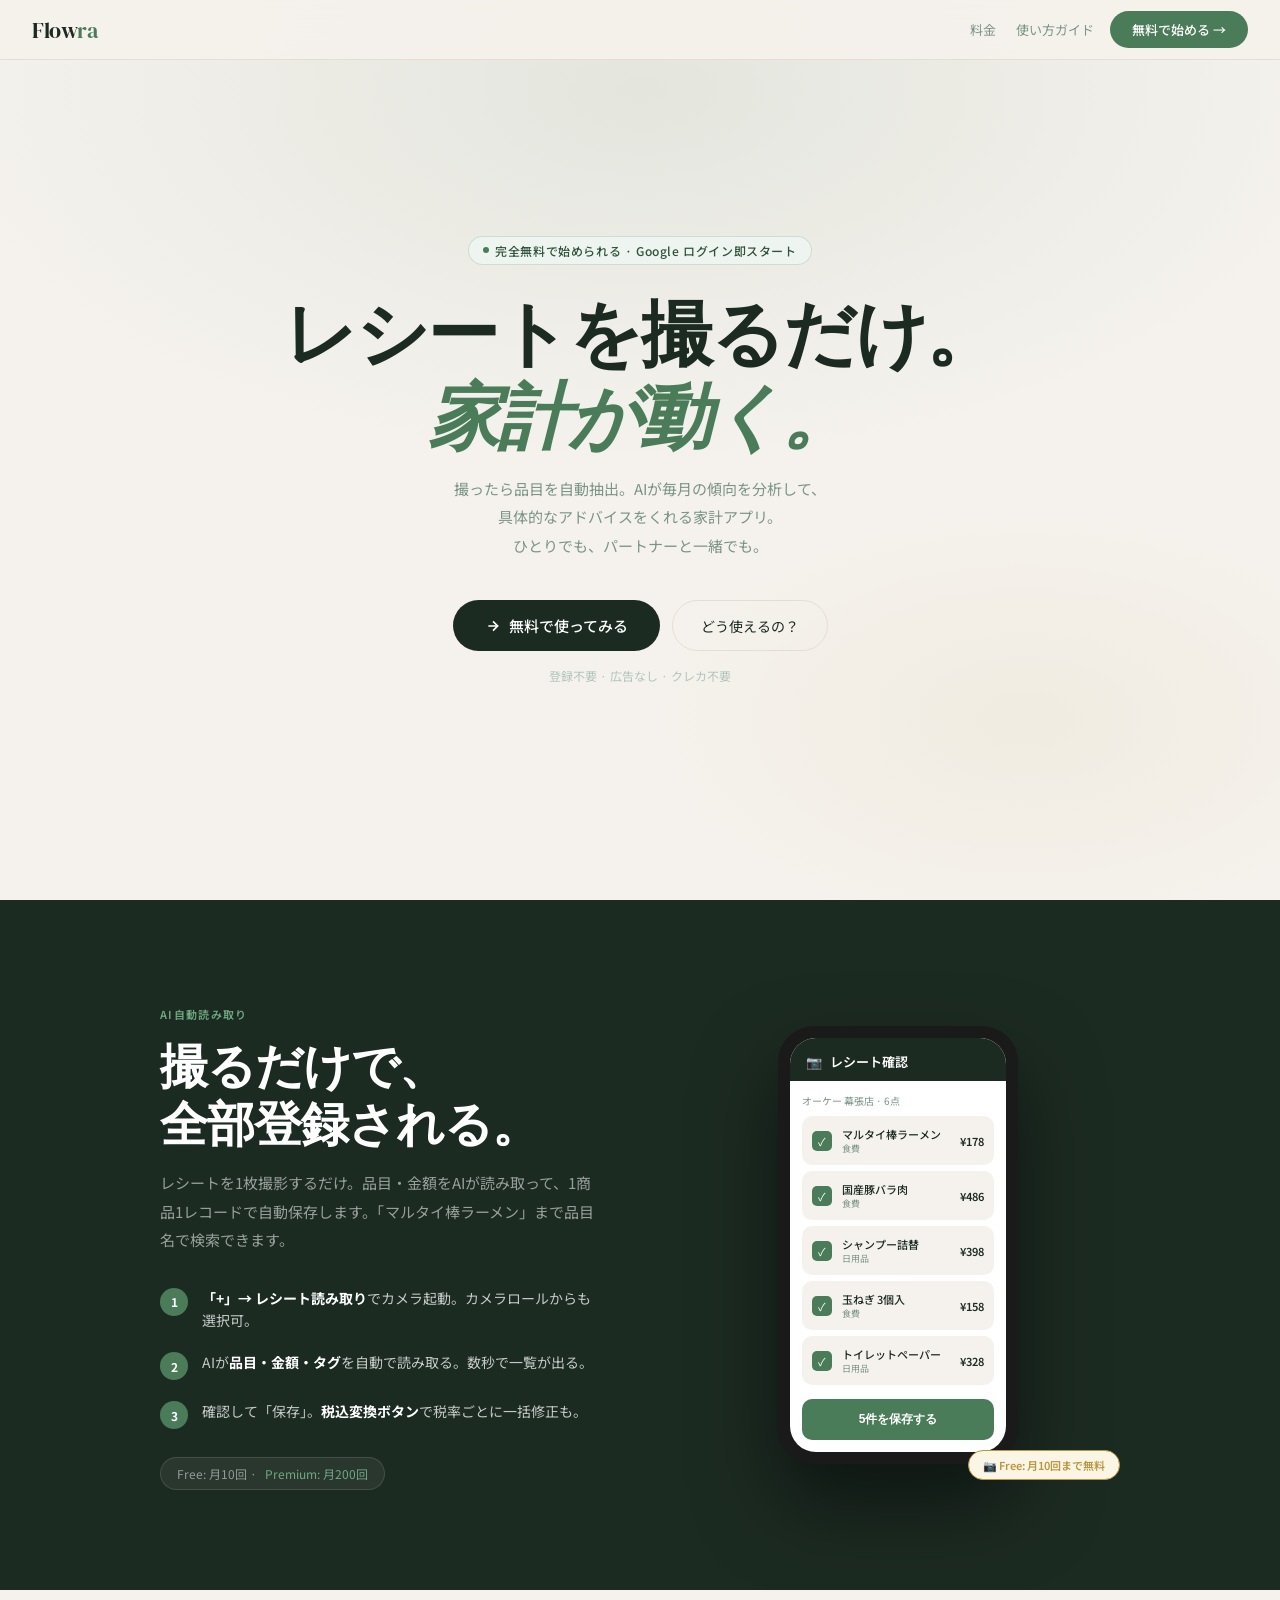
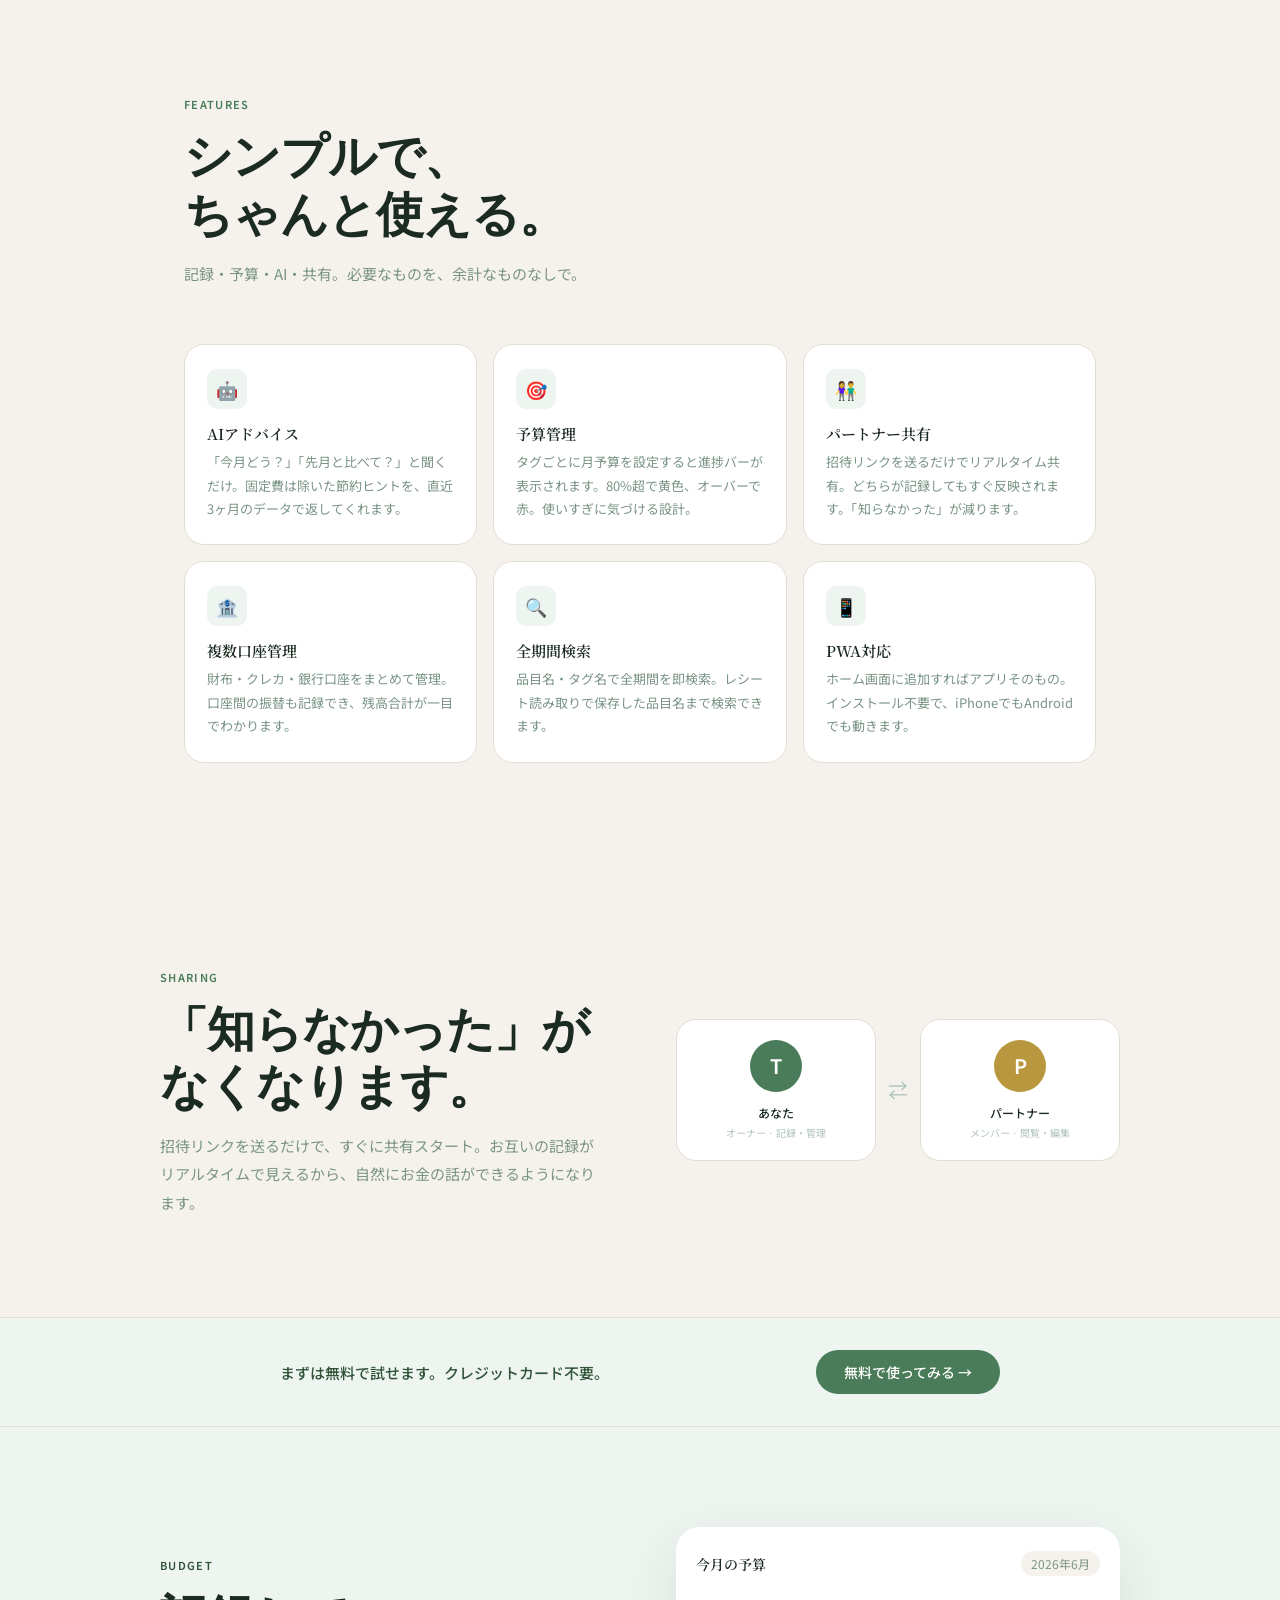
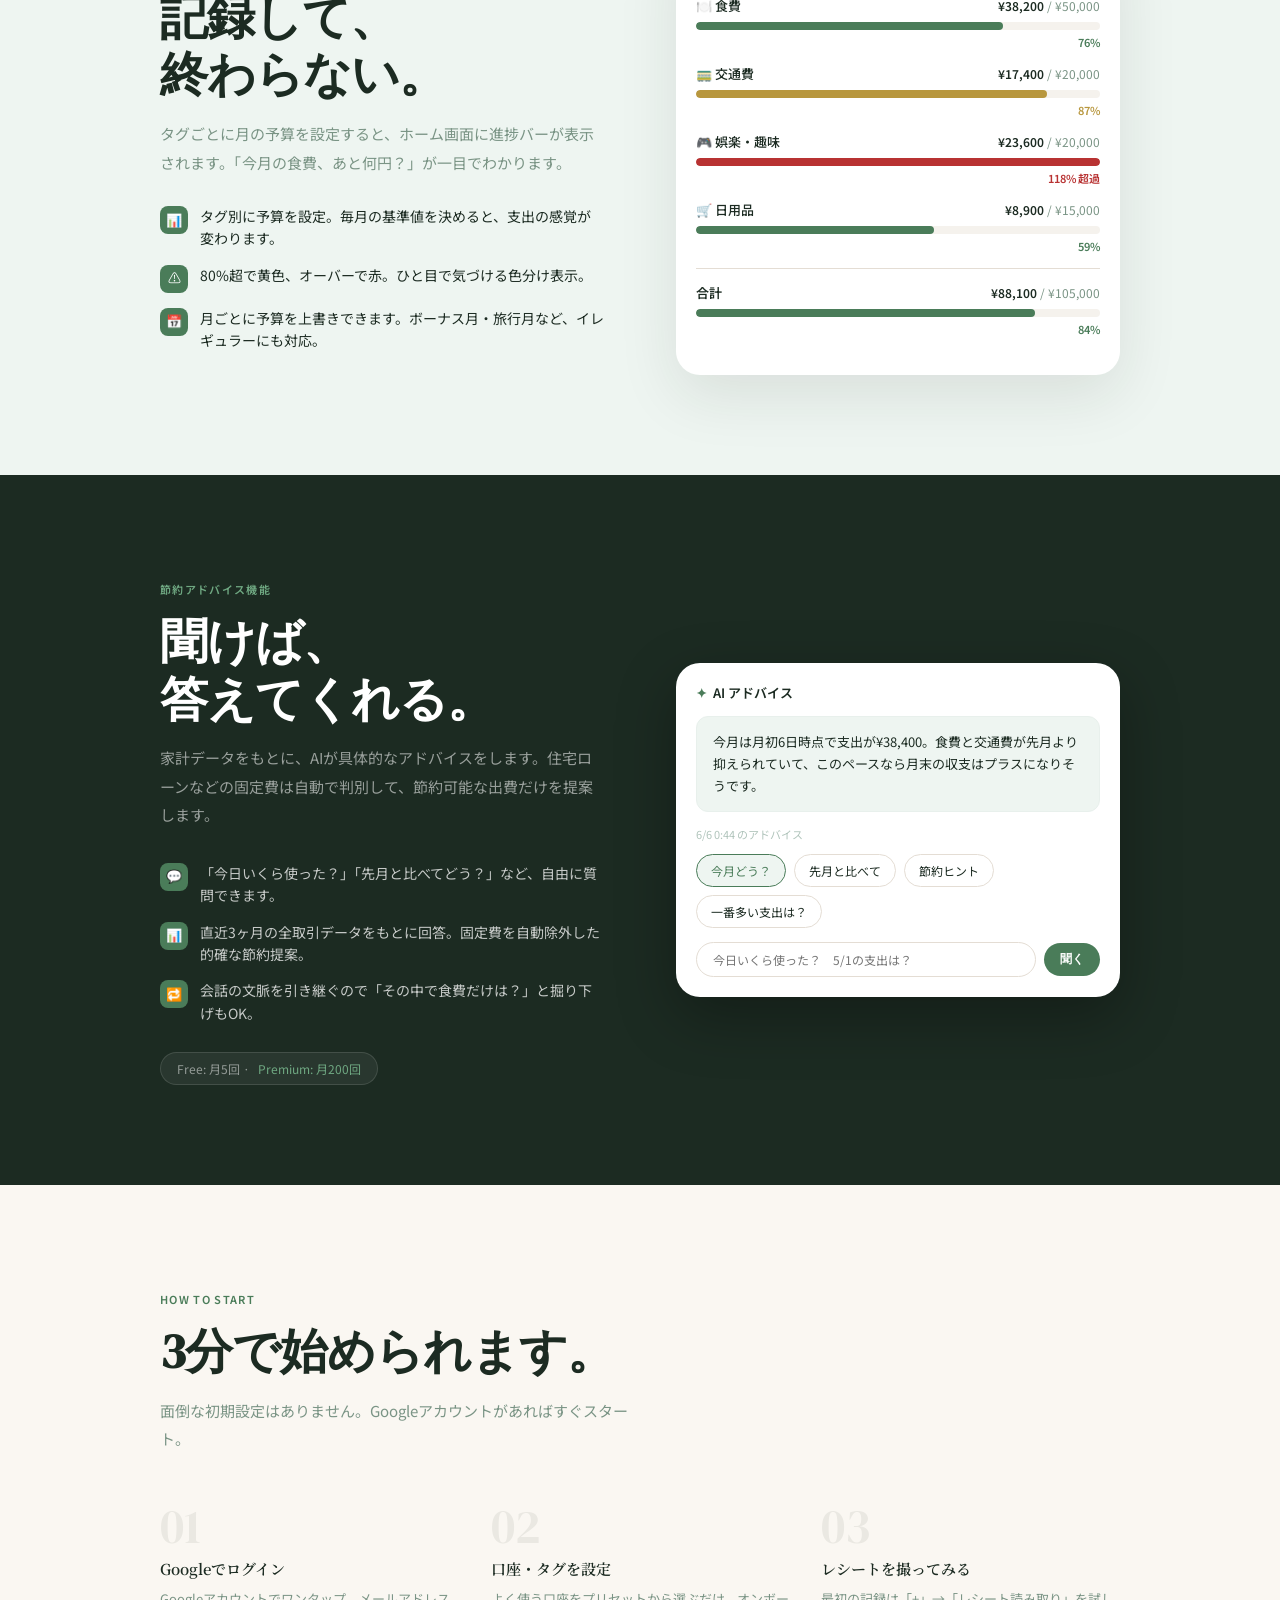
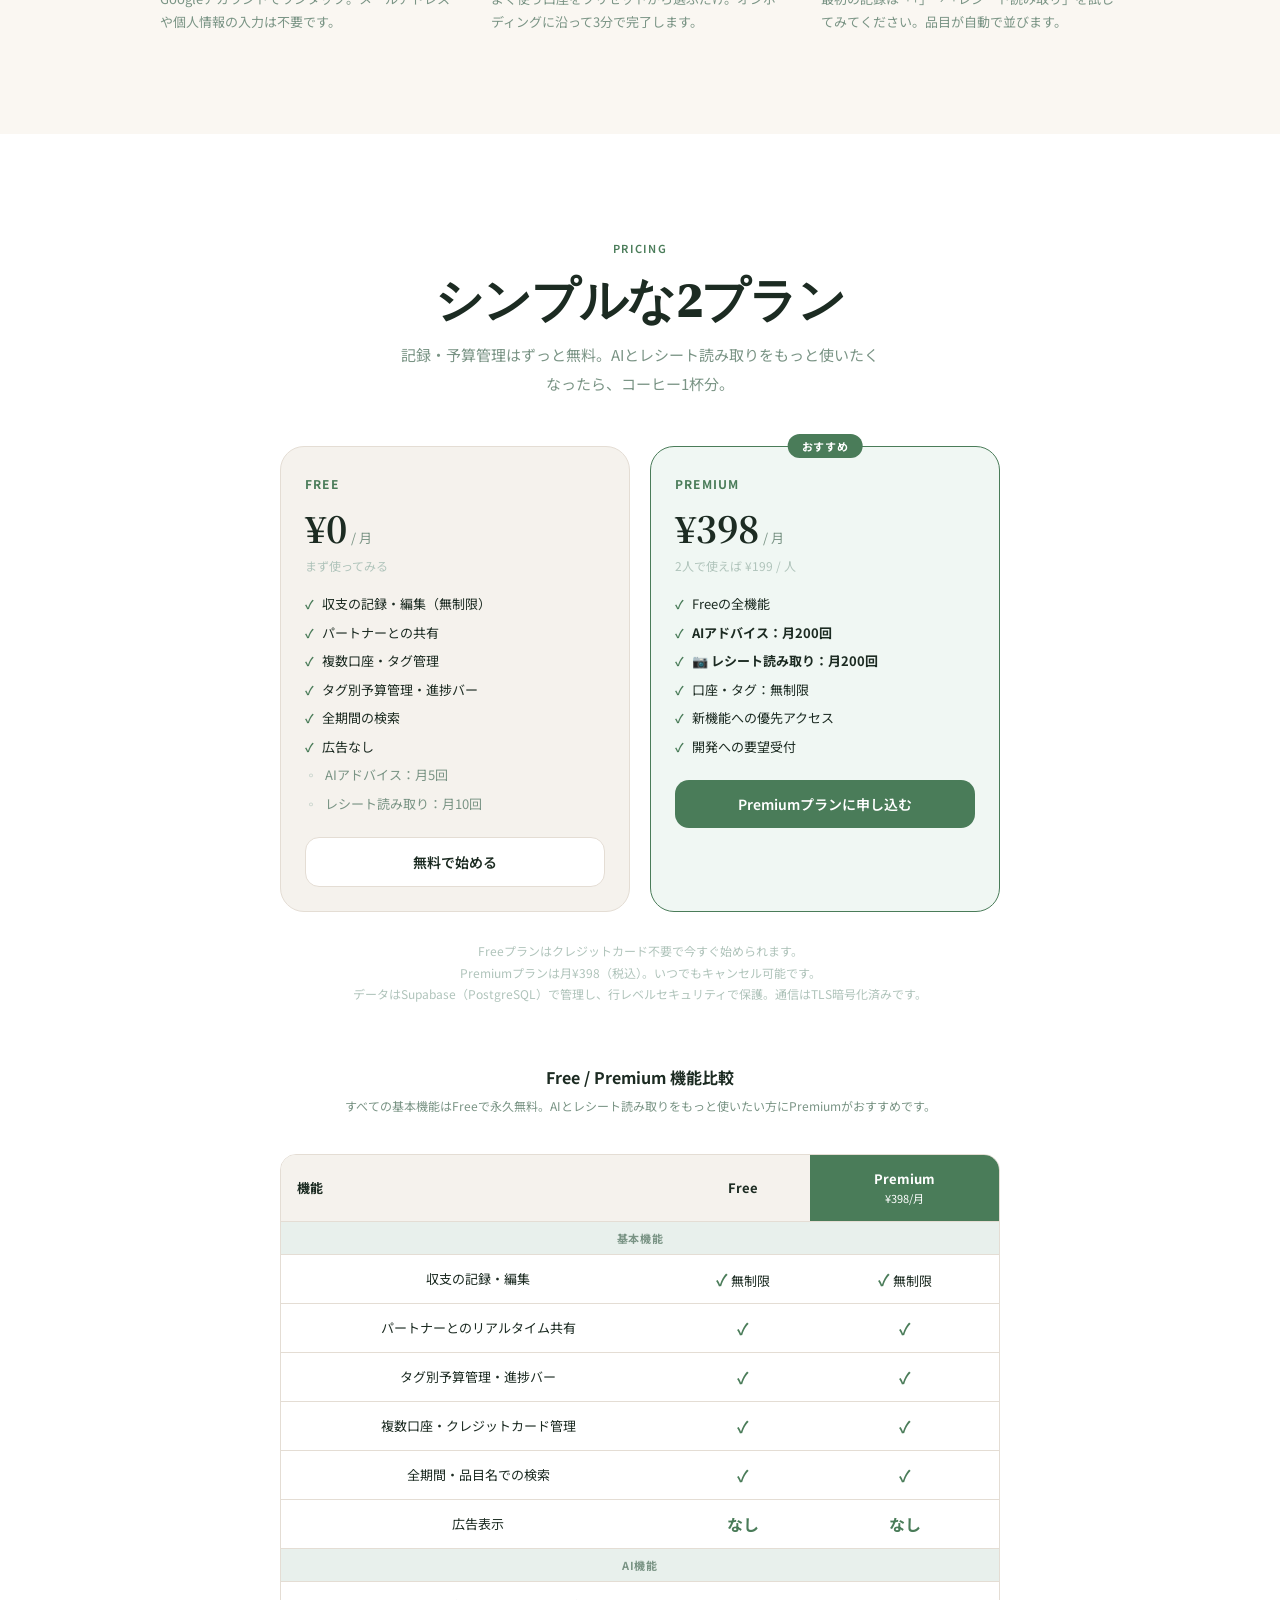
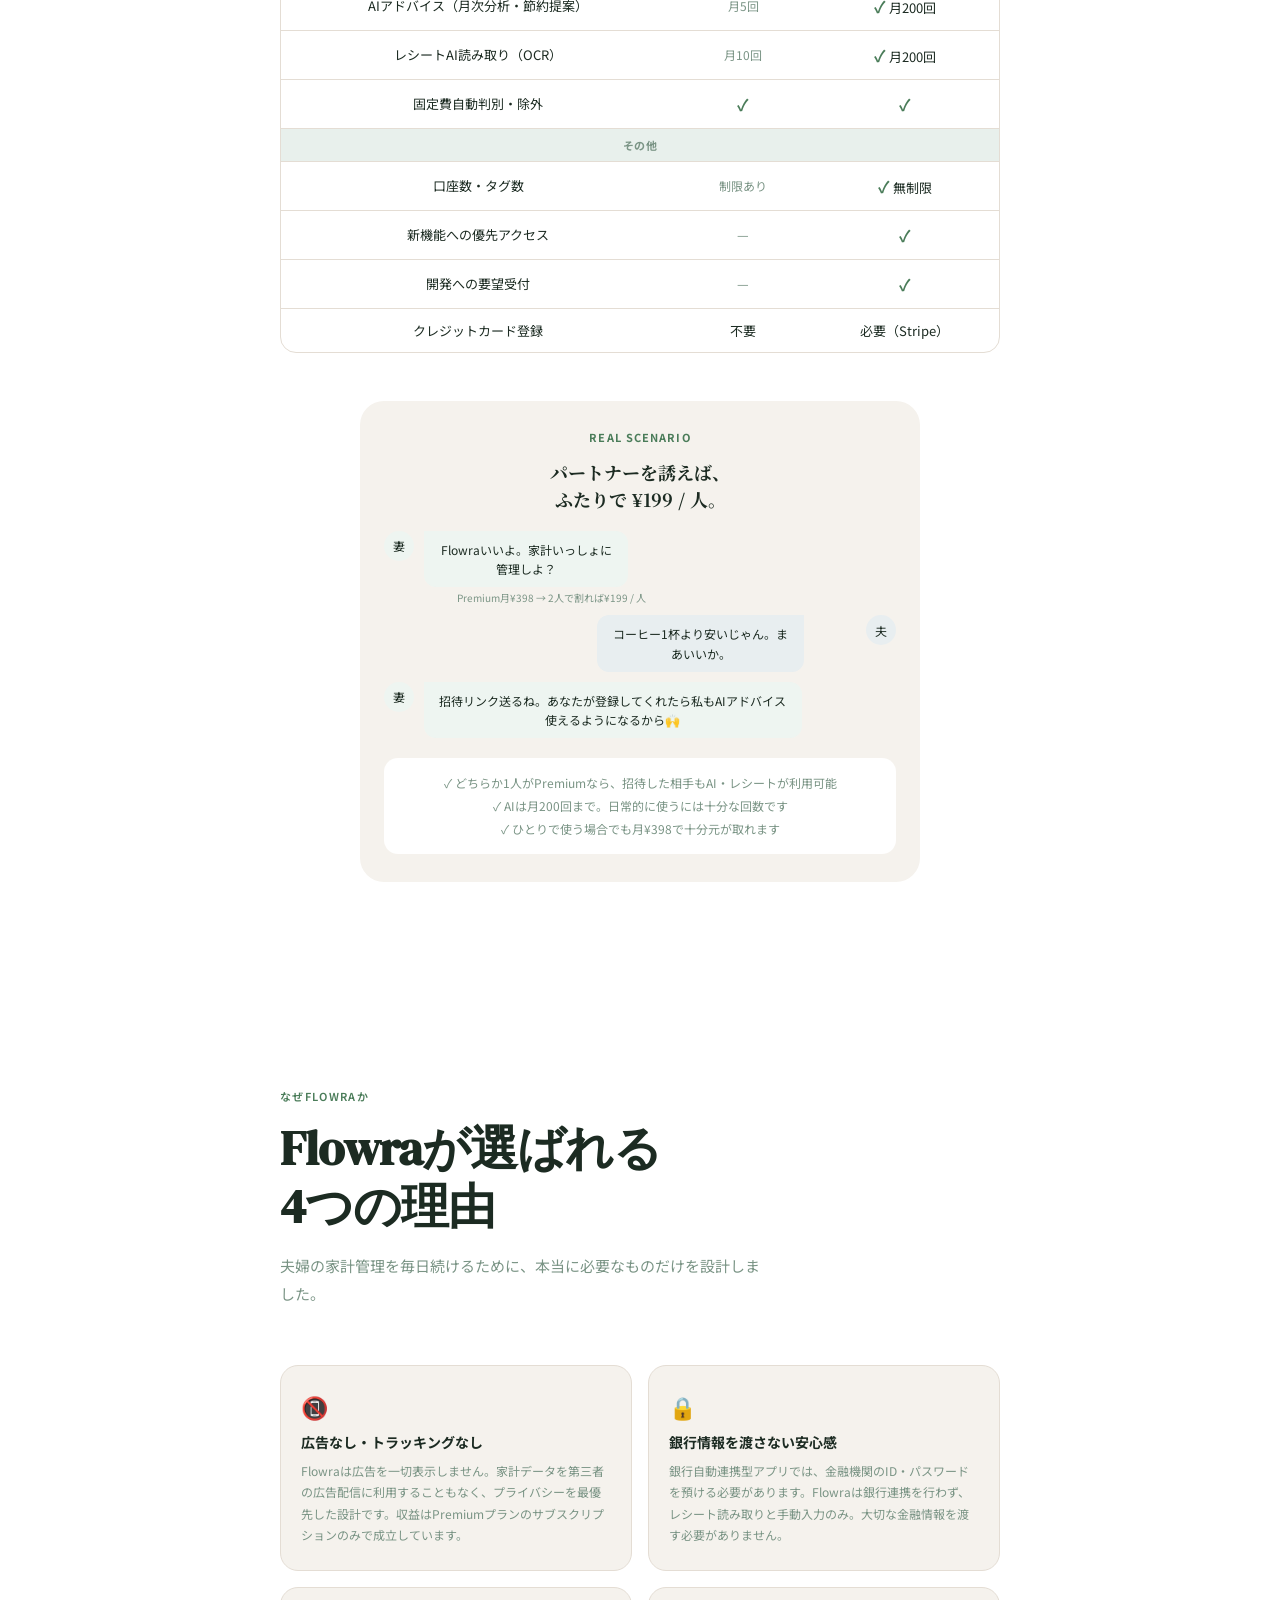
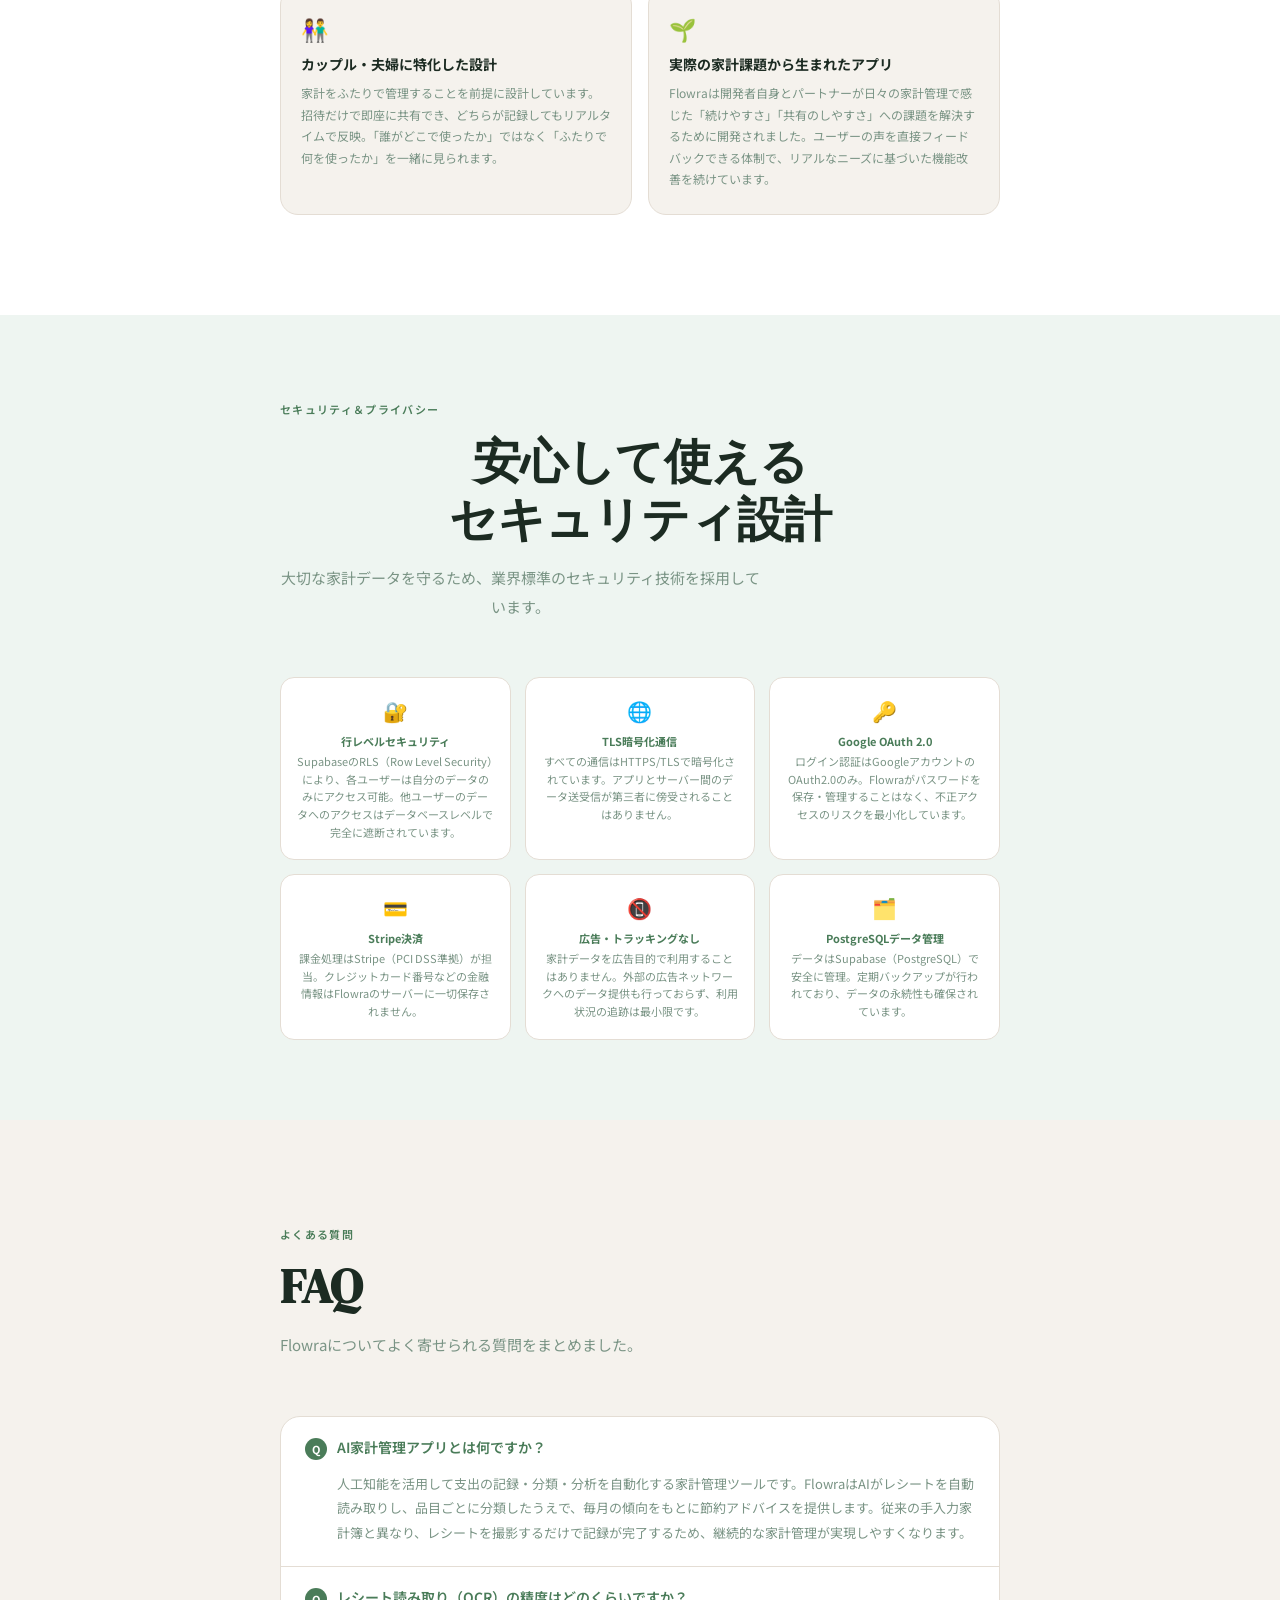
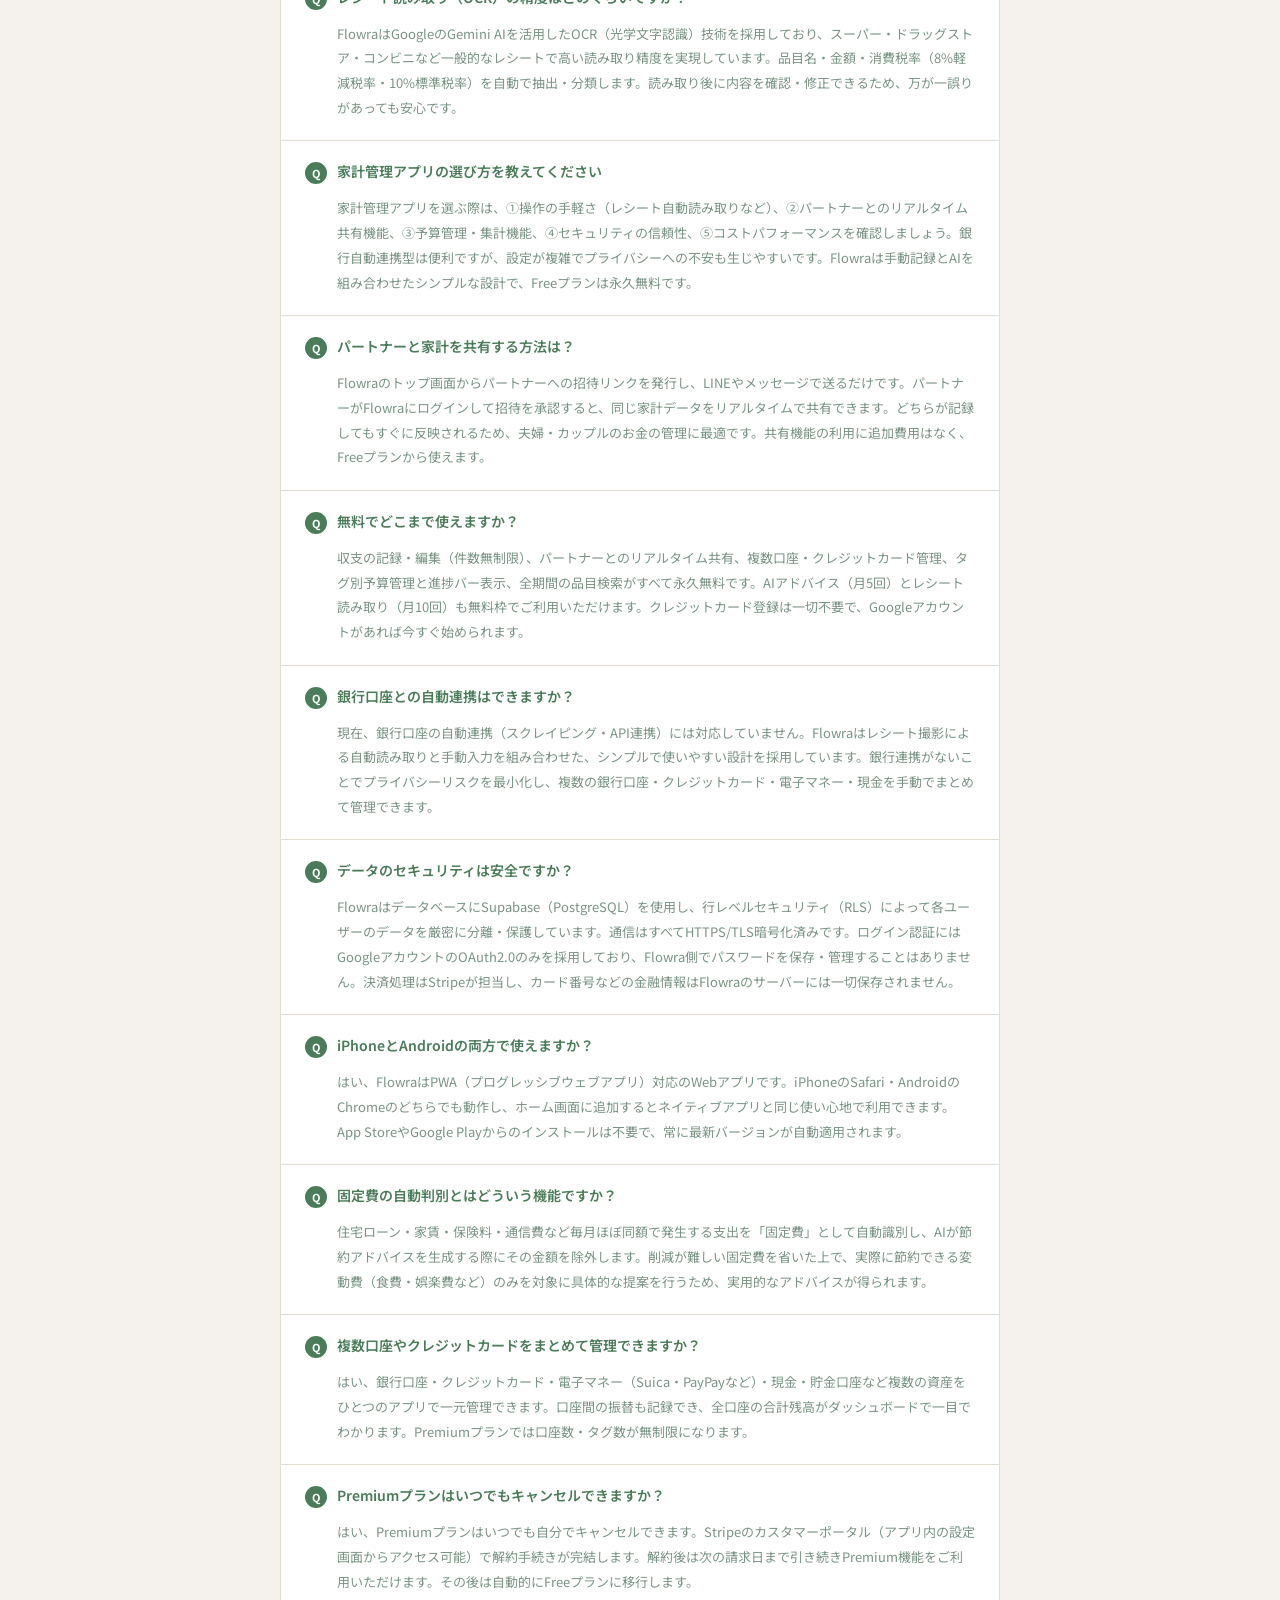
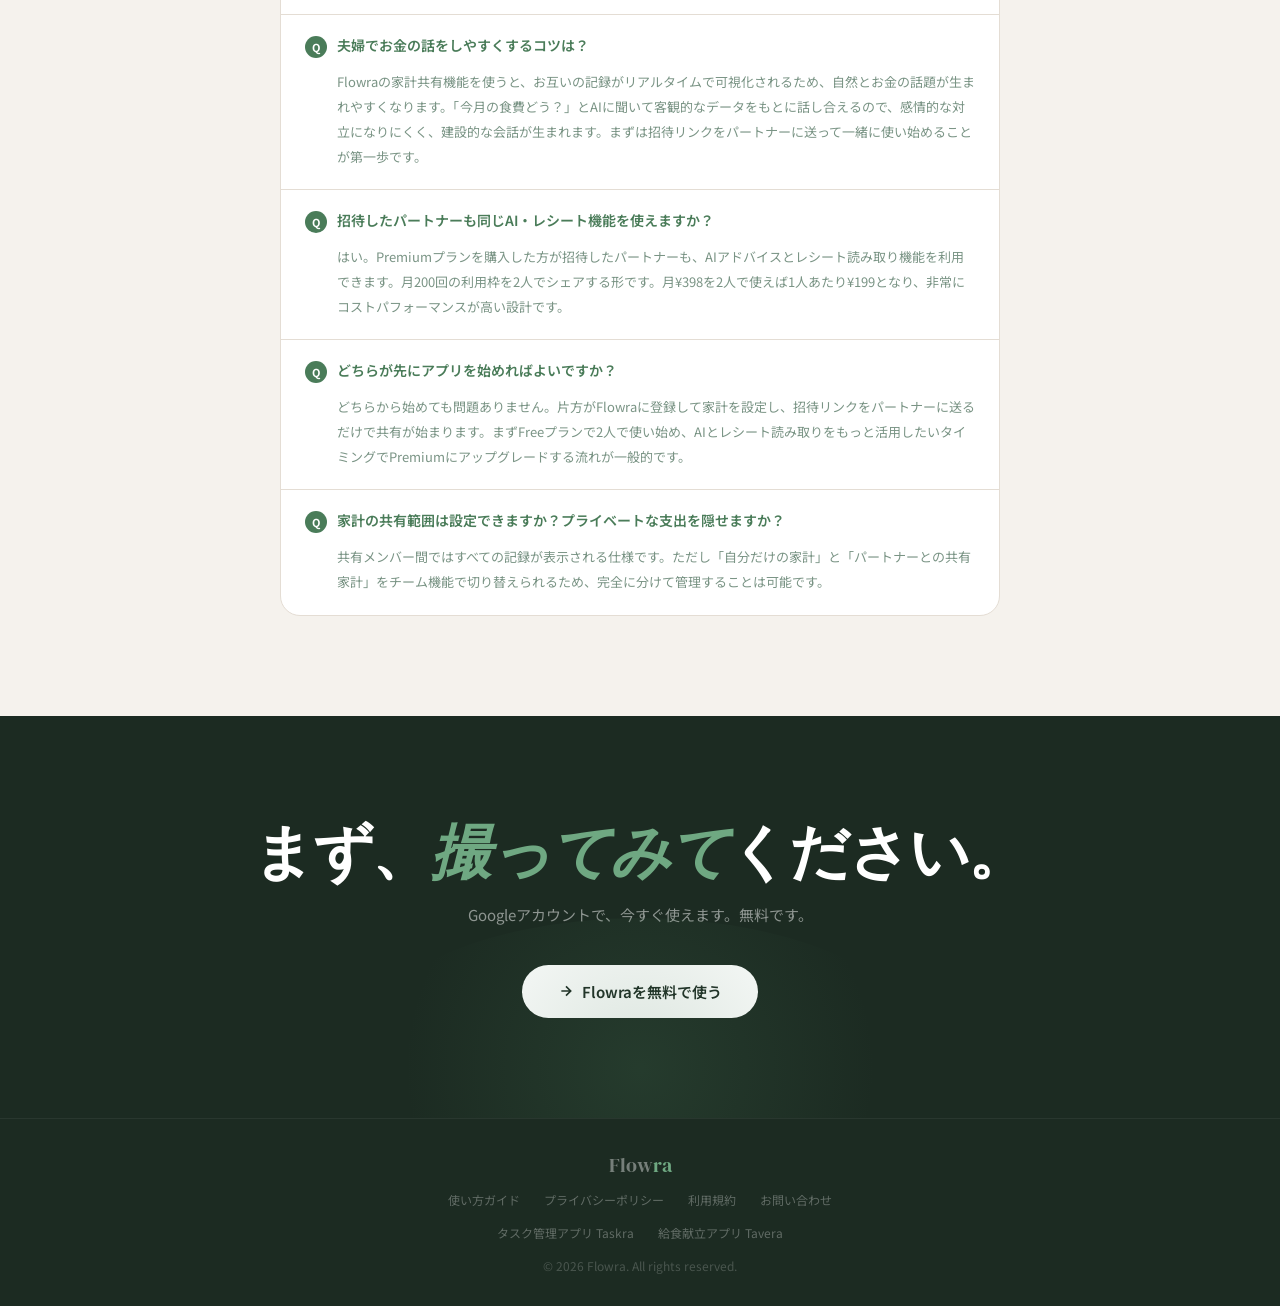
<file: lp/index.html>
<!DOCTYPE html>
<html lang="ja">
<head>
  <meta charset="UTF-8">
  <meta name="viewport" content="width=device-width, initial-scale=1.0">
  <title>Flowra（フローラ）— レシートを撮るだけ。家計が動く。</title>

  <!-- SEO / OGP -->
  <meta name="description" content="フローラ（Flowra）はレシートを撮るだけでAIが品目・金額を自動読み取り。パートナーとリアルタイム共有できる家計管理アプリ。月¥398から。">
  <meta name="keywords" content="フローラ,Flowra,フローラ家計簿,レシート家計管理,家計簿アプリ,夫婦家計共有,パートナー家計,レシートOCR,AI家計簿">
  <link rel="canonical" href="https://flowra.taskra.jp/lp/">
  <meta property="og:type" content="website">
  <meta property="og:url" content="https://flowra.taskra.jp/lp/">
  <meta property="og:title" content="Flowra（フローラ）— レシートを撮るだけ。家計が動く。">
  <meta property="og:description" content="フローラ（Flowra）はレシートを撮るだけでAIが品目・金額を自動読み取り。パートナーとリアルタイム共有できる家計管理アプリ。月¥398から。">
  <meta property="og:image" content="https://flowra.taskra.jp/images/ogp.jpg">
  <meta property="og:site_name" content="Flowra（フローラ）">
  <meta property="og:locale" content="ja_JP">
  <meta name="twitter:card" content="summary_large_image">
  <meta name="twitter:title" content="Flowra（フローラ）— レシートを撮るだけ。家計が動く。">
  <meta name="twitter:description" content="フローラ（Flowra）はレシートを撮るだけでAIが品目・金額を自動読み取り。パートナーとリアルタイム共有できる家計管理アプリ。月¥398から。">
  <meta name="twitter:image" content="https://flowra.taskra.jp/images/ogp.jpg">


  <!-- 構造化データ: AIO / AI Overview 最適化 -->
  <script type="application/ld+json">
  {
    "@context": "https://schema.org",
    "@type": "SoftwareApplication",
    "name": "Flowra（フローラ）",
    "alternateName": ["フローラ", "Flowra家計簿", "フローラ家計"],
    "applicationCategory": "FinanceApplication",
    "operatingSystem": "iOS, Android, Web",
    "url": "https://flowra.taskra.jp",
    "image": "https://flowra.taskra.jp/images/ogp.jpg",
    "description": "レシートをスマートフォンで撮影するだけでAIが品目・金額・税率を自動読み取りする家計管理アプリ。パートナーとリアルタイム共有でき、AIが毎月の傾向を分析して節約アドバイスを提供。月額¥398のPremiumプランと永久無料のFreeプランを提供。",
    "offers": [
      {
        "@type": "Offer",
        "name": "Freeプラン",
        "price": "0",
        "priceCurrency": "JPY",
        "description": "記録・予算管理・パートナー共有が無料。AIアドバイス月5回・レシート読み取り月10回。"
      },
      {
        "@type": "Offer",
        "name": "Premiumプラン",
        "price": "398",
        "priceCurrency": "JPY",
        "billingPeriod": "P1M",
        "description": "AIアドバイス月200回・レシート読み取り月200回。2人で使えば1人¥199/月。"
      }
    ],
    "featureList": [
      "AIレシートOCR自動読み取り",
      "品目・金額・税率の自動抽出",
      "パートナーとのリアルタイム家計共有",
      "AIによる月次節約アドバイス",
      "タグ別予算管理と進捗バー表示",
      "複数口座・クレジットカード一元管理",
      "固定費の自動判別と除外",
      "全期間・品目名での検索",
      "PWA対応（ホーム画面インストール）"
    ],
    "author": {
      "@type": "Organization",
      "name": "Flowra"
    },
    "inLanguage": "ja"
  }
  </script>
  <script type="application/ld+json">
  {
    "@context": "https://schema.org",
    "@type": "FAQPage",
    "mainEntity": [
      {
        "@type": "Question",
        "name": "AI家計管理アプリとは何ですか？",
        "acceptedAnswer": {
          "@type": "Answer",
          "text": "人工知能を活用して支出の記録・分類・分析を自動化する家計管理ツールです。FlowraはAIがレシートを自動読み取りし、品目ごとに分類したうえで、毎月の傾向をもとに節約アドバイスを提供します。従来の手入力家計簿と異なり、レシートを撮影するだけで記録が完了するため、継続的な家計管理が実現しやすくなります。"
        }
      },
      {
        "@type": "Question",
        "name": "レシート読み取り（OCR）の精度はどのくらいですか？",
        "acceptedAnswer": {
          "@type": "Answer",
          "text": "FlowraはGoogleのGemini AIを活用したOCR（光学文字認識）技術を採用しており、スーパー・ドラッグストア・コンビニなど一般的なレシートで高い読み取り精度を実現しています。品目名・金額・消費税率（8%軽減税率・10%標準税率）を自動で抽出・分類します。読み取り後に内容を確認・修正できるため、万が一誤りがあっても安心です。"
        }
      },
      {
        "@type": "Question",
        "name": "家計管理アプリの選び方を教えてください",
        "acceptedAnswer": {
          "@type": "Answer",
          "text": "家計管理アプリを選ぶ際は、①操作の手軽さ（レシート自動読み取りなど）、②パートナーとのリアルタイム共有機能、③予算管理・集計機能、④セキュリティの信頼性、⑤コストパフォーマンスを確認しましょう。銀行自動連携型は便利ですが、設定が複雑でプライバシーへの不安も生じやすいです。Flowraは手動記録とAIを組み合わせたシンプルな設計で、Freeプランは永久無料です。"
        }
      },
      {
        "@type": "Question",
        "name": "パートナーと家計を共有する方法は？",
        "acceptedAnswer": {
          "@type": "Answer",
          "text": "Flowraのトップ画面からパートナーへの招待リンクを発行し、LINEやメッセージで送るだけです。パートナーがFlowraにログインして招待を承認すると、同じ家計データをリアルタイムで共有できます。どちらが記録してもすぐに反映されるため、夫婦・カップルのお金の管理に最適です。共有機能の利用に追加費用はなく、Freeプランから使えます。"
        }
      },
      {
        "@type": "Question",
        "name": "無料でどこまで使えますか？",
        "acceptedAnswer": {
          "@type": "Answer",
          "text": "収支の記録・編集（件数無制限）、パートナーとのリアルタイム共有、複数口座・クレジットカード管理、タグ別予算管理と進捗バー表示、全期間の品目検索がすべて永久無料です。AIアドバイス（月5回）とレシート読み取り（月10回）も無料枠でご利用いただけます。クレジットカード登録は一切不要で、Googleアカウントがあれば今すぐ始められます。"
        }
      },
      {
        "@type": "Question",
        "name": "銀行口座との自動連携はできますか？",
        "acceptedAnswer": {
          "@type": "Answer",
          "text": "現在、銀行口座の自動連携（スクレイピング・API連携）には対応していません。Flowraはレシート撮影による自動読み取りと手動入力を組み合わせた、シンプルで使いやすい設計を採用しています。銀行連携がないことでプライバシーリスクを最小化し、複数の銀行口座・クレジットカード・電子マネー・現金を手動でまとめて管理できます。"
        }
      },
      {
        "@type": "Question",
        "name": "データのセキュリティは安全ですか？",
        "acceptedAnswer": {
          "@type": "Answer",
          "text": "FlowraはデータベースにSupabase（PostgreSQL）を使用し、行レベルセキュリティ（RLS）によって各ユーザーのデータを厳密に分離・保護しています。通信はすべてHTTPS/TLS暗号化済みです。ログイン認証にはGoogleアカウントのOAuth2.0のみを採用しており、Flowra側でパスワードを保存・管理することはありません。決済処理はStripeが担当し、カード番号などの金融情報はFlowraのサーバーには一切保存されません。"
        }
      },
      {
        "@type": "Question",
        "name": "iPhoneとAndroidの両方で使えますか？",
        "acceptedAnswer": {
          "@type": "Answer",
          "text": "はい、FlowraはPWA（プログレッシブウェブアプリ）対応のWebアプリです。iPhoneのSafari・AndroidのChromeのどちらでも動作し、ホーム画面に追加するとネイティブアプリと同じ使い心地で利用できます。App StoreやGoogle Playからのインストールは不要で、常に最新バージョンが自動適用されます。"
        }
      },
      {
        "@type": "Question",
        "name": "固定費の自動判別とはどういう機能ですか？",
        "acceptedAnswer": {
          "@type": "Answer",
          "text": "住宅ローン・家賃・保険料・通信費など毎月ほぼ同額で発生する支出を「固定費」として自動識別し、AIが節約アドバイスを生成する際にその金額を除外します。削減が難しい固定費を省いた上で、実際に節約できる変動費（食費・娯楽費など）のみを対象に具体的な提案を行うため、実用的なアドバイスが得られます。"
        }
      },
      {
        "@type": "Question",
        "name": "複数口座やクレジットカードをまとめて管理できますか？",
        "acceptedAnswer": {
          "@type": "Answer",
          "text": "はい、銀行口座・クレジットカード・電子マネー（Suica・PayPayなど）・現金・貯金口座など複数の資産をひとつのアプリで一元管理できます。口座間の振替も記録でき、全口座の合計残高がダッシュボードで一目でわかります。Premiumプランでは口座数・タグ数が無制限になります。"
        }
      },
      {
        "@type": "Question",
        "name": "Premiumプランはいつでもキャンセルできますか？",
        "acceptedAnswer": {
          "@type": "Answer",
          "text": "はい、Premiumプランはいつでも自分でキャンセルできます。Stripeのカスタマーポータル（アプリ内の設定画面からアクセス可能）で解約手続きが完結します。解約後は次の請求日まで引き続きPremium機能をご利用いただけます。その後は自動的にFreeプランに移行します。"
        }
      },
      {
        "@type": "Question",
        "name": "夫婦でお金の話をしやすくするコツは？",
        "acceptedAnswer": {
          "@type": "Answer",
          "text": "Flowraの家計共有機能を使うと、お互いの記録がリアルタイムで可視化されるため、自然とお金の話題が生まれやすくなります。「今月の食費どう？」とAIに聞いて客観的なデータをもとに話し合えるので、感情的な対立になりにくく、建設的な会話が生まれます。まずは招待リンクをパートナーに送って一緒に使い始めることが第一歩です。"
        }
      },
      {
        "@type": "Question",
        "name": "招待したパートナーも同じAI・レシート機能を使えますか？",
        "acceptedAnswer": {
          "@type": "Answer",
          "text": "はい。Premiumプランを購入した方が招待したパートナーも、AIアドバイスとレシート読み取り機能を利用できます。月200回の利用枠を2人でシェアする形です。月¥398を2人で使えば1人あたり¥199となり、非常にコストパフォーマンスが高い設計です。"
        }
      },
      {
        "@type": "Question",
        "name": "どちらが先にアプリを始めればよいですか？",
        "acceptedAnswer": {
          "@type": "Answer",
          "text": "どちらから始めても問題ありません。片方がFlowraに登録して家計を設定し、招待リンクをパートナーに送るだけで共有が始まります。まずFreeプランで2人で使い始め、AIとレシート読み取りをもっと活用したいタイミングでPremiumにアップグレードする流れが一般的です。"
        }
      },
      {
        "@type": "Question",
        "name": "家計の共有範囲は設定できますか？プライベートな支出を隠せますか？",
        "acceptedAnswer": {
          "@type": "Answer",
          "text": "共有メンバー間ではすべての記録が表示される仕様です。ただし「自分だけの家計」と「パートナーとの共有家計」をチーム機能で切り替えられるため、完全に分けて管理することは可能です。"
        }
      }
    ]
  }
  </script>

  <!-- Google Analytics 4 -->
  <script async src="https://www.googletagmanager.com/gtag/js?id=G-M40916RMNH"></script>
  <script>
    window.dataLayer = window.dataLayer || [];
    function gtag(){dataLayer.push(arguments);}
    gtag('js', new Date());
    gtag('config', 'G-M40916RMNH');
  </script>

  <link rel="preconnect" href="https://fonts.googleapis.com">
  <link rel="preconnect" href="https://fonts.gstatic.com" crossorigin>
  <link href="https://fonts.googleapis.com/css2?family=Noto+Sans+JP:wght@300;400;500;600&family=Noto+Serif+JP:wght@400;600;700&family=DM+Serif+Display:ital@0;1&display=swap" rel="stylesheet">
  <style>
    :root {
      --sage:    #4A7C59;
      --sage-lt: #6FA882;
      --sage-dk: #2F5239;
      --sage-bg: #EEF5F1;
      --mist:    #E8F0EC;
      --stone:   #F5F2ED;
      --ink:     #1C2B22;
      --gold:    #B8973E;
      --gold-bg: #FBF5E6;
      --warm:    #FAF7F2;
      --mid:     #7A9485;
      --mid-lt:  #B0C4BB;
      --border:  #E4DDD4;
      --white:   #ffffff;
      --red:     #B83232;
    }

    *, *::before, *::after { box-sizing: border-box; margin: 0; padding: 0; }
    html { scroll-behavior: smooth; }
    body {
      font-family: 'Noto Sans JP', sans-serif;
      background: var(--stone);
      color: var(--ink);
      overflow-x: hidden;
    }

    /* ── NAV ── */
    nav {
      position: fixed;
      top: 0; left: 0; right: 0;
      z-index: 100;
      display: flex;
      align-items: center;
      justify-content: space-between;
      padding: 0 32px;
      height: 60px;
      background: rgba(245,242,237,0.9);
      backdrop-filter: blur(16px);
      border-bottom: 1px solid var(--border);
    }
    .nav-logo {
      font-family: 'DM Serif Display', serif;
      font-size: 22px;
      color: var(--ink);
      letter-spacing: -0.02em;
      text-decoration: none;
    }
    .nav-logo span { color: var(--sage); }
    .nav-right { display: flex; align-items: center; gap: 12px; }
    .nav-link {
      font-size: 13px;
      color: var(--mid);
      text-decoration: none;
      padding: 6px 4px;
    }
    .nav-cta {
      background: var(--sage);
      color: #fff;
      border: none;
      border-radius: 100px;
      padding: 9px 22px;
      font-size: 13px;
      font-weight: 500;
      cursor: pointer;
      text-decoration: none;
      transition: background 0.2s;
    }
    .nav-cta:hover { background: var(--sage-dk); }

    /* ── HERO ── */
    .hero {
      min-height: 100svh;
      display: flex;
      flex-direction: column;
      align-items: center;
      justify-content: center;
      padding: 100px 24px 80px;
      text-align: center;
      position: relative;
      overflow: hidden;
    }
    .hero-bg {
      position: absolute; inset: 0;
      background:
        radial-gradient(ellipse 80% 60% at 50% 10%, rgba(74,124,89,0.10) 0%, transparent 70%),
        radial-gradient(ellipse 50% 40% at 80% 80%, rgba(184,151,62,0.07) 0%, transparent 60%);
      pointer-events: none;
    }

    .hero-eyebrow {
      display: inline-flex;
      align-items: center;
      gap: 6px;
      background: var(--sage-bg);
      border: 1px solid rgba(74,124,89,0.2);
      border-radius: 100px;
      padding: 5px 14px;
      font-size: 12px;
      font-weight: 500;
      color: var(--sage-dk);
      letter-spacing: 0.05em;
      margin-bottom: 28px;
      opacity: 0;
      animation: fadeUp 0.6s ease forwards 0.1s;
    }
    .hero-dot { width: 6px; height: 6px; border-radius: 50%; background: var(--sage); }

    .hero-title {
      font-family: 'DM Serif Display', serif;
      font-size: clamp(38px, 7vw, 72px);
      line-height: 1.15;
      letter-spacing: -0.03em;
      color: var(--ink);
      margin-bottom: 16px;
      opacity: 0;
      animation: fadeUp 0.7s ease forwards 0.25s;
    }
    .hero-title em { font-style: italic; color: var(--sage); }

    .hero-desc {
      max-width: 460px;
      font-size: 15px;
      line-height: 1.9;
      color: var(--mid);
      margin-bottom: 40px;
      opacity: 0;
      animation: fadeUp 0.7s ease forwards 0.4s;
    }

    .hero-actions {
      display: flex;
      gap: 12px;
      flex-wrap: wrap;
      justify-content: center;
      margin-bottom: 16px;
      opacity: 0;
      animation: fadeUp 0.7s ease forwards 0.55s;
    }

    .btn-primary {
      display: inline-flex;
      align-items: center;
      gap: 8px;
      background: var(--ink);
      color: #fff;
      border: none;
      border-radius: 100px;
      padding: 15px 32px;
      font-size: 15px;
      font-weight: 500;
      cursor: pointer;
      text-decoration: none;
      transition: transform 0.2s, box-shadow 0.2s;
    }
    .btn-primary:hover { transform: translateY(-2px); box-shadow: 0 8px 24px rgba(28,43,34,0.2); }

    .btn-ghost {
      display: inline-flex;
      align-items: center;
      gap: 8px;
      background: transparent;
      color: var(--ink);
      border: 1.5px solid var(--border);
      border-radius: 100px;
      padding: 14px 28px;
      font-size: 14px;
      font-weight: 400;
      cursor: pointer;
      text-decoration: none;
      transition: border-color 0.2s, background 0.2s;
    }
    .btn-ghost:hover { border-color: var(--sage); background: var(--sage-bg); }

    .hero-note {
      font-size: 12px;
      color: var(--mid-lt);
      opacity: 0;
      animation: fadeUp 0.7s ease forwards 0.7s;
    }

    /* ── RECEIPT DEMO SECTION ── */
    .receipt-section {
      background: var(--ink);
      padding: 100px 24px;
      overflow: hidden;
    }
    .receipt-inner {
      max-width: 960px;
      margin: 0 auto;
      display: grid;
      grid-template-columns: 1fr 1fr;
      gap: 72px;
      align-items: center;
    }
    @media (max-width: 720px) {
      .receipt-inner { grid-template-columns: 1fr; gap: 48px; }
    }

    .receipt-copy .section-label { color: var(--sage-lt); }
    .receipt-copy .section-title { color: #fff; margin-bottom: 16px; }
    .receipt-copy .section-desc  { color: rgba(255,255,255,0.55); margin-bottom: 32px; }

    .receipt-steps {
      display: flex;
      flex-direction: column;
      gap: 20px;
    }
    .receipt-step {
      display: flex;
      align-items: flex-start;
      gap: 14px;
    }
    .receipt-step-num {
      width: 28px;
      height: 28px;
      border-radius: 50%;
      background: var(--sage);
      color: #fff;
      font-size: 12px;
      font-weight: 700;
      display: flex;
      align-items: center;
      justify-content: center;
      flex-shrink: 0;
      margin-top: 1px;
    }
    .receipt-step-text {
      font-size: 14px;
      color: rgba(255,255,255,0.75);
      line-height: 1.6;
    }
    .receipt-step-text strong { color: #fff; }

    /* レシートOCRモック */
    .receipt-mock {
      position: relative;
    }
    .receipt-phone {
      width: 240px;
      margin: 0 auto;
      background: #1a1a1a;
      border-radius: 36px;
      padding: 12px;
      box-shadow: 0 40px 80px rgba(0,0,0,0.5);
    }
    .receipt-phone-screen {
      background: #fff;
      border-radius: 26px;
      overflow: hidden;
      min-height: 380px;
    }
    .receipt-screen-header {
      background: var(--ink);
      color: #fff;
      padding: 14px 16px 10px;
      font-size: 13px;
      font-weight: 600;
      display: flex;
      align-items: center;
      gap: 8px;
    }
    .receipt-screen-body {
      padding: 12px;
    }
    .receipt-item {
      display: flex;
      align-items: center;
      gap: 10px;
      padding: 10px 10px;
      border-radius: 10px;
      margin-bottom: 6px;
      background: var(--stone);
      opacity: 0;
      transform: translateX(12px);
      transition: opacity 0.4s ease, transform 0.4s ease;
    }
    .receipt-item.show {
      opacity: 1;
      transform: translateX(0);
    }
    .receipt-item-check {
      width: 20px;
      height: 20px;
      border-radius: 5px;
      background: var(--sage);
      display: flex;
      align-items: center;
      justify-content: center;
      color: #fff;
      font-size: 11px;
      flex-shrink: 0;
    }
    .receipt-item-name {
      flex: 1;
      font-size: 11px;
      color: var(--ink);
      font-weight: 500;
    }
    .receipt-item-tag {
      font-size: 9px;
      color: var(--mid);
    }
    .receipt-item-price {
      font-size: 11px;
      font-weight: 600;
      color: var(--ink);
    }
    .receipt-save-btn {
      width: 100%;
      background: var(--sage);
      color: #fff;
      border: none;
      border-radius: 10px;
      padding: 12px;
      font-size: 12px;
      font-weight: 600;
      margin-top: 8px;
      opacity: 0;
      transition: opacity 0.4s ease 1.2s;
    }
    .receipt-save-btn.show { opacity: 1; }

    /* フリーバッジ */
    .receipt-free-badge {
      position: absolute;
      bottom: -16px;
      right: 0;
      background: var(--gold-bg);
      border: 1.5px solid var(--gold);
      border-radius: 100px;
      padding: 6px 14px;
      font-size: 11px;
      font-weight: 600;
      color: var(--gold);
      white-space: nowrap;
    }

    /* ── FEATURES ── */
    .section {
      padding: 100px 24px;
      max-width: 960px;
      margin: 0 auto;
    }
    .section-label {
      display: inline-block;
      font-size: 11px;
      font-weight: 600;
      letter-spacing: 0.12em;
      color: var(--sage);
      text-transform: uppercase;
      margin-bottom: 16px;
    }
    .section-title {
      font-family: 'DM Serif Display', serif;
      font-size: clamp(28px, 5vw, 48px);
      line-height: 1.2;
      letter-spacing: -0.02em;
      color: var(--ink);
      margin-bottom: 16px;
    }
    .section-desc {
      font-size: 15px;
      line-height: 1.9;
      color: var(--mid);
      max-width: 480px;
      margin-bottom: 56px;
    }

    .features-grid {
      display: grid;
      grid-template-columns: repeat(auto-fit, minmax(260px, 1fr));
      gap: 16px;
    }
    .feature-card {
      background: var(--white);
      border: 1px solid var(--border);
      border-radius: 20px;
      padding: 24px 22px;
      opacity: 0;
      transform: translateY(20px);
      transition: transform 0.25s, box-shadow 0.25s;
    }
    .feature-card.visible {
      opacity: 1;
      transform: translateY(0);
      transition: opacity 0.5s ease, transform 0.5s ease, box-shadow 0.25s;
    }
    .feature-card:hover { transform: translateY(-4px); box-shadow: 0 12px 40px rgba(28,43,34,0.08); }
    .feature-icon {
      width: 40px; height: 40px;
      border-radius: 10px;
      background: var(--sage-bg);
      display: flex; align-items: center; justify-content: center;
      margin-bottom: 14px;
      font-size: 18px;
    }
    .feature-name {
      font-family: 'Noto Serif JP', serif;
      font-size: 15px; font-weight: 600;
      color: var(--ink); margin-bottom: 6px;
    }
    .feature-desc { font-size: 13px; line-height: 1.8; color: var(--mid); }

    /* ── BUDGET SECTION ── */
    .budget-section {
      padding: 100px 24px;
      background: var(--sage-bg);
      overflow: hidden;
    }
    .budget-inner {
      max-width: 960px;
      margin: 0 auto;
      display: grid;
      grid-template-columns: 1fr 1fr;
      gap: 72px;
      align-items: center;
    }
    @media (max-width: 720px) {
      .budget-inner { grid-template-columns: 1fr; gap: 40px; }
    }
    .budget-copy .section-label { color: var(--sage-dk); }
    .budget-copy .section-desc { margin-bottom: 28px; }

    .budget-points { display: flex; flex-direction: column; gap: 14px; }
    .budget-point { display: flex; align-items: flex-start; gap: 12px; font-size: 14px; color: var(--ink); line-height: 1.6; }
    .budget-point-icon {
      width: 28px; height: 28px; border-radius: 8px;
      background: var(--sage); color: #fff;
      display: flex; align-items: center; justify-content: center;
      font-size: 13px; flex-shrink: 0; margin-top: 1px;
    }

    .budget-ui {
      background: var(--white);
      border-radius: 24px;
      padding: 24px 20px;
      box-shadow: 0 20px 60px rgba(28,43,34,0.10);
    }
    .budget-ui-header {
      display: flex; align-items: center; justify-content: space-between;
      margin-bottom: 20px;
    }
    .budget-ui-title { font-family: 'Noto Serif JP', serif; font-size: 14px; font-weight: 600; color: var(--ink); }
    .budget-ui-month { font-size: 12px; color: var(--mid); background: var(--stone); padding: 4px 10px; border-radius: 100px; }
    .budget-row { margin-bottom: 14px; }
    .budget-row-head { display: flex; align-items: center; justify-content: space-between; margin-bottom: 7px; }
    .budget-row-label { display: flex; align-items: center; gap: 7px; font-size: 13px; font-weight: 500; color: var(--ink); }
    .budget-row-amounts { font-size: 12px; color: var(--mid); }
    .budget-row-amounts strong { color: var(--ink); font-weight: 600; }
    .budget-bar-track { width: 100%; height: 8px; background: var(--stone); border-radius: 100px; overflow: hidden; }
    .budget-bar-fill { height: 100%; border-radius: 100px; transition: width 1.2s cubic-bezier(0.16, 1, 0.3, 1); width: 0; }
    .budget-bar-fill.safe { background: var(--sage); }
    .budget-bar-fill.warn { background: var(--gold); }
    .budget-bar-fill.over  { background: var(--red); }
    .budget-row-pct { font-size: 11px; font-weight: 600; margin-top: 4px; text-align: right; }
    .budget-row-pct.safe { color: var(--sage); }
    .budget-row-pct.warn { color: var(--gold); }
    .budget-row-pct.over  { color: var(--red); }
    .budget-total-row { border-top: 1px solid var(--border); padding-top: 14px; margin-top: 4px; }
    .budget-total-row .budget-row-label { font-weight: 600; }

    /* ── AI SECTION ── */
    .ai-section { padding: 100px 24px; background: var(--ink); overflow: hidden; }
    .ai-inner {
      max-width: 960px; margin: 0 auto;
      display: grid; grid-template-columns: 1fr 1fr;
      gap: 72px; align-items: center;
    }
    @media (max-width: 720px) {
      .ai-inner { grid-template-columns: 1fr; gap: 48px; }
    }
    .ai-copy .section-label { color: var(--sage-lt); }
    .ai-copy .section-title { color: #fff; margin-bottom: 16px; }
    .ai-copy .section-desc  { color: rgba(255,255,255,0.55); margin-bottom: 32px; }
    .ai-points { display: flex; flex-direction: column; gap: 14px; }
    .ai-point { display: flex; align-items: flex-start; gap: 12px; font-size: 14px; color: rgba(255,255,255,0.75); line-height: 1.6; }
    .ai-point-icon { width: 28px; height: 28px; border-radius: 8px; background: var(--sage); color: #fff; display: flex; align-items: center; justify-content: center; font-size: 13px; flex-shrink: 0; margin-top: 1px; }

    .ai-mock { background: #fff; border-radius: 24px; padding: 20px; box-shadow: 0 20px 60px rgba(0,0,0,0.3); }
    .ai-mock-header { font-size: 13px; font-weight: 600; color: var(--ink); margin-bottom: 14px; display: flex; align-items: center; gap: 6px; }
    .ai-mock-header::before { content: '✦'; color: var(--sage); }
    .ai-mock-answer {
      background: var(--sage-bg); border: 1px solid var(--mist);
      border-radius: 12px; padding: 14px 16px;
      font-size: 13px; color: var(--ink); line-height: 1.7;
      margin-bottom: 14px; min-height: 72px;
      transition: opacity 0.3s;
    }
    .ai-mock-chips { display: flex; flex-wrap: wrap; gap: 8px; margin-bottom: 14px; }
    .ai-mock-chip {
      padding: 7px 14px; border-radius: 100px;
      border: 1.5px solid var(--border);
      font-size: 12px; color: var(--ink);
      cursor: pointer; transition: all 0.2s;
      background: #fff; user-select: none;
    }
    .ai-mock-chip:hover, .ai-mock-chip.active { border-color: var(--sage); color: var(--sage); background: var(--sage-bg); }
    .ai-mock-free { display: flex; gap: 8px; align-items: center; }
    .ai-mock-input { flex: 1; border: 1.5px solid var(--border); border-radius: 100px; padding: 8px 16px; font-size: 12px; color: var(--ink); outline: none; font-family: inherit; background: #fff; }
    .ai-mock-input:focus { border-color: var(--sage); }
    .ai-mock-btn { background: var(--sage); color: #fff; border: none; border-radius: 100px; padding: 8px 16px; font-size: 12px; font-weight: 600; cursor: pointer; white-space: nowrap; }
    .ai-mock-ts { font-size: 11px; color: var(--mid-lt); margin-top: 8px; }

    /* ── HOW ── */
    .how-section { background: var(--warm); padding: 100px 24px; }
    .how-inner { max-width: 960px; margin: 0 auto; }
    .how-section .section-label { color: var(--sage); }
    .steps { display: grid; grid-template-columns: repeat(auto-fit, minmax(200px, 1fr)); gap: 32px; }
    .step { opacity: 0; transform: translateY(20px); }
    .step.visible { opacity: 1; transform: translateY(0); transition: opacity 0.5s ease, transform 0.5s ease; }
    .step-num { font-family: 'DM Serif Display', serif; font-size: 48px; line-height: 1; color: rgba(28,43,34,0.07); margin-bottom: 8px; }
    .step-title { font-family: 'Noto Serif JP', serif; font-size: 15px; font-weight: 600; color: var(--ink); margin-bottom: 8px; }
    .step-desc { font-size: 13px; line-height: 1.8; color: var(--mid); }

    /* ── SHARING ── */
    .sharing-section { padding: 100px 24px; background: var(--stone); }
    .sharing-inner {
      max-width: 960px; margin: 0 auto;
      display: grid; grid-template-columns: 1fr 1fr;
      gap: 72px; align-items: center;
    }
    @media (max-width: 720px) {
      .sharing-inner { grid-template-columns: 1fr; gap: 40px; }
    }
    .sharing-visual { display: flex; gap: 12px; align-items: center; justify-content: center; }
    .avatar-card {
      flex: 1; background: var(--white); border: 1px solid var(--border);
      border-radius: 20px; padding: 20px 16px; text-align: center;
    }
    .avatar-circle {
      width: 52px; height: 52px; border-radius: 50%;
      margin: 0 auto 12px;
      display: flex; align-items: center; justify-content: center;
      font-size: 20px; font-weight: 600; color: #fff;
    }
    .avatar-name { font-size: 12px; font-weight: 500; color: var(--ink); margin-bottom: 4px; }
    .avatar-role { font-size: 10px; color: var(--mid-lt); }
    .share-arrow { display: flex; align-items: center; justify-content: center; font-size: 20px; color: var(--mid-lt); flex-shrink: 0; }

    /* ── PRICING ── */
    .pricing-section { padding: 100px 24px; background: var(--white); }
    .pricing-section-inner { max-width: 720px; margin: 0 auto; text-align: center; }
    .pricing-section-inner .section-desc { margin: 0 auto 48px; }

    .pricing-grid {
      display: grid;
      grid-template-columns: 1fr 1fr;
      gap: 20px;
    }
    @media (max-width: 580px) {
      .pricing-grid { grid-template-columns: 1fr; }
      nav .nav-link { display: none; }
    }

    .pricing-card {
      background: var(--stone);
      border: 1.5px solid var(--border);
      border-radius: 24px;
      padding: 28px 24px 24px;
      text-align: left;
      position: relative;
    }
    .pricing-card-featured { border-color: var(--sage); background: #F0F7F3; }
    .pricing-badge {
      position: absolute; top: -13px; left: 50%; transform: translateX(-50%);
      background: var(--sage); color: #fff;
      font-size: 11px; font-weight: 700; letter-spacing: 0.06em;
      padding: 4px 14px; border-radius: 100px; white-space: nowrap;
    }
    .pricing-plan-name { font-size: 12px; font-weight: 700; letter-spacing: 0.1em; color: var(--sage); margin-bottom: 10px; }
    .pricing-price-wrap { display: flex; align-items: baseline; gap: 4px; margin-bottom: 4px; }
    .pricing-price { font-family: 'Noto Serif JP', serif; font-size: 36px; font-weight: 700; color: var(--ink); }
    .pricing-per { font-size: 13px; color: var(--mid); }
    .pricing-sub { font-size: 12px; color: var(--mid-lt); margin-bottom: 20px; }
    .pricing-features { list-style: none; padding: 0; margin: 0 0 24px; display: flex; flex-direction: column; gap: 9px; }
    .pricing-features li { font-size: 13px; color: var(--ink); display: flex; align-items: flex-start; gap: 8px; line-height: 1.5; }
    .pricing-features li::before { flex-shrink: 0; margin-top: 1px; font-size: 12px; font-weight: 700; }
    .pricing-features li.ok::before  { content: '✓'; color: var(--sage); }
    .pricing-features li.limit::before { content: '◦'; color: var(--mid-lt); }
    .pricing-features li.limit { color: var(--mid); }
    .pricing-btn {
      display: block; width: 100%; padding: 14px;
      border-radius: 14px; font-size: 14px; font-weight: 600;
      text-align: center; text-decoration: none;
      cursor: pointer; transition: opacity 0.15s; box-sizing: border-box;
      font-family: inherit;
    }
    .pricing-btn:active { opacity: 0.75; }
    .pricing-btn-free    { background: var(--white); color: var(--ink); border: 1.5px solid var(--border); }
    .pricing-btn-premium { background: var(--sage); color: #fff; border: none; }

    .pricing-note { font-size: 12px; color: var(--mid-lt); margin-top: 28px; line-height: 1.8; }

    /* カップル訴求 */
    .couple-story {
      max-width: 560px; margin: 48px auto 0;
      background: var(--stone); border-radius: 24px;
      padding: 28px 24px;
    }
    .couple-story-label { font-size: 11px; font-weight: 700; letter-spacing: 0.1em; color: var(--sage); margin-bottom: 14px; }
    .couple-story-title { font-family: 'Noto Serif JP', serif; font-size: 18px; font-weight: 700; color: var(--ink); line-height: 1.5; margin-bottom: 18px; }
    .chat-bubbles { display: flex; flex-direction: column; gap: 10px; margin-bottom: 20px; }
    .chat-row { display: flex; gap: 10px; align-items: flex-start; }
    .chat-row.right { flex-direction: row-reverse; }
    .chat-avatar { width: 30px; height: 30px; border-radius: 50%; display: flex; align-items: center; justify-content: center; font-size: 12px; flex-shrink: 0; }
    .chat-bubble { border-radius: 0 12px 12px 12px; padding: 9px 12px; font-size: 12px; color: var(--ink); line-height: 1.6; max-width: 80%; }
    .chat-row.right .chat-bubble { border-radius: 12px 0 12px 12px; }
    .chat-bubble-left  { background: var(--sage-bg); }
    .chat-bubble-right { background: #E8EEF0; }
    .chat-note { font-size: 10px; color: var(--mid); margin-top: 3px; }
    .couple-checklist { background: var(--white); border-radius: 14px; padding: 14px 16px; font-size: 12px; color: var(--mid); line-height: 1.9; }

    /* ── CTA ── */
    /* ── MID CTA ── */
    .mid-cta-section { background: var(--sage-bg); border-top: 1px solid var(--border); border-bottom: 1px solid var(--border); padding: 32px 24px; }
    .mid-cta-inner { max-width: 720px; margin: 0 auto; display: flex; align-items: center; justify-content: space-between; gap: 16px; flex-wrap: wrap; }
    .mid-cta-text { font-size: 15px; color: var(--sage-dk); font-weight: 500; }
    .mid-cta-btn { background: var(--sage); color: #fff; border-radius: 100px; padding: 12px 28px; font-size: 14px; font-weight: 500; text-decoration: none; white-space: nowrap; transition: background 0.2s; }
    .mid-cta-btn:hover { background: var(--sage-dk); }
    @media (max-width: 480px) { .mid-cta-inner { flex-direction: column; text-align: center; } }

    .cta-section { background: var(--ink); padding: 100px 24px; text-align: center; position: relative; overflow: hidden; }
    .cta-bg { position: absolute; bottom: -100px; left: 50%; transform: translateX(-50%); width: 600px; height: 300px; border-radius: 50%; background: radial-gradient(circle, rgba(74,124,89,0.2) 0%, transparent 70%); pointer-events: none; }
    .cta-title { font-family: 'DM Serif Display', serif; font-size: clamp(32px, 6vw, 60px); line-height: 1.2; letter-spacing: -0.02em; color: #fff; margin-bottom: 16px; }
    .cta-title em { font-style: italic; color: var(--sage-lt); }
    .cta-desc { font-size: 15px; color: rgba(255,255,255,0.5); margin-bottom: 40px; }
    .btn-primary-inv {
      display: inline-flex; align-items: center; gap: 8px;
      background: #fff; color: var(--ink);
      border: none; border-radius: 100px;
      padding: 16px 36px; font-size: 15px; font-weight: 600;
      cursor: pointer; text-decoration: none;
      transition: transform 0.2s, box-shadow 0.2s;
      font-family: inherit;
    }
    .btn-primary-inv:hover { transform: translateY(-2px); box-shadow: 0 12px 32px rgba(255,255,255,0.15); }

    /* ── FOOTER ── */
    footer {
      background: var(--ink);
      border-top: 1px solid rgba(255,255,255,0.06);
      padding: 32px 24px;
      text-align: center;
    }
    .footer-logo { font-family: 'DM Serif Display', serif; font-size: 20px; color: rgba(255,255,255,0.4); margin-bottom: 12px; }
    .footer-logo span { color: var(--sage-lt); }
    .footer-links { display: flex; justify-content: center; gap: 24px; margin-bottom: 16px; flex-wrap: wrap; }
    .footer-links a { font-size: 12px; color: rgba(255,255,255,0.3); text-decoration: none; }
    .footer-links a:hover { color: rgba(255,255,255,0.6); }
    .footer-copy { font-size: 12px; color: rgba(255,255,255,0.2); }

    /* ── ANIMATIONS ── */
    @keyframes fadeUp {
      from { opacity: 0; transform: translateY(20px); }
      to   { opacity: 1; transform: translateY(0); }
    }

    @media (max-width: 640px) {
      nav { padding: 0 20px; }
    }

    /* ── Testimonial ── */

    /* ── Plan Compare Table ── */
    .plan-compare-section { padding: 80px 24px 60px; background: var(--white); }
    .plan-compare-inner   { max-width: 720px; margin: 0 auto; }
    .plan-table { width: 100%; border-collapse: separate; border-spacing: 0; border-radius: 16px; overflow: hidden; border: 1px solid var(--border); margin-top: 40px; font-size: 13px; }
    .plan-table th { padding: 14px 16px; text-align: center; font-weight: 700; font-size: 13px; background: var(--stone); }
    .plan-table th:first-child { text-align: left; }
    .plan-table th.col-premium { background: var(--sage); color: #fff; }
    .plan-table td { padding: 12px 16px; border-top: 1px solid var(--border); color: var(--ink); }
    .plan-table td:not(:first-child) { text-align: center; }
    .plan-table tr:hover td { background: var(--stone); }
    .plan-table .check { color: var(--sage); font-size: 16px; font-weight: 700; }
    .plan-table .dash  { color: var(--mid); }
    .plan-table .limit { color: var(--mid); font-size: 12px; }
    .plan-table .section-row td { background: var(--mist); font-weight: 700; font-size: 11px; color: var(--mid); letter-spacing: 0.05em; padding: 8px 16px; }
    @media (prefers-reduced-motion: reduce) {
      *, *::before, *::after { animation-duration: 0.01ms !important; transition-duration: 0.01ms !important; }
    }

    /* ── FAQ ── */
    .faq-section { padding: 100px 24px; background: var(--stone); }
    .faq-inner   { max-width: 720px; margin: 0 auto; }
    .faq-list    { margin-top: 48px; display: flex; flex-direction: column; gap: 0; border: 1px solid var(--border); border-radius: 20px; overflow: hidden; background: var(--white); }
    .faq-item    { border-bottom: 1px solid var(--border); }
    .faq-item:last-child { border-bottom: none; }
    .faq-q {
      padding: 20px 24px 6px;
      font-size: 14px; font-weight: 600; color: var(--sage);
      display: flex; align-items: flex-start; gap: 10px;
    }
    .faq-q::before { content: 'Q'; flex-shrink: 0; width: 22px; height: 22px; border-radius: 50%; background: var(--sage); color: #fff; font-size: 11px; font-weight: 700; display: flex; align-items: center; justify-content: center; margin-top: 1px; }
    .faq-a {
      padding: 6px 24px 20px 56px;
      font-size: 13px; color: var(--mid); line-height: 1.9;
    }
    /* ── WHY ── */
    .why-section { padding: 100px 24px; background: var(--white); }
    .why-inner   { max-width: 720px; margin: 0 auto; }
    .why-grid    { display: grid; grid-template-columns: 1fr 1fr; gap: 16px; margin-top: 48px; }
    @media(max-width: 640px){ .why-grid { grid-template-columns: 1fr; } }
    .why-card    { background: var(--stone); border: 1px solid var(--border); border-radius: 18px; padding: 24px 20px; }
    .why-card-icon { font-size: 22px; margin-bottom: 10px; }
    .why-card-title { font-size: 14px; font-weight: 700; color: var(--ink); margin-bottom: 8px; }
    .why-card-desc  { font-size: 12px; color: var(--mid); line-height: 1.8; }
    /* ── SECURITY ── */
    .security-section { padding: 80px 24px; background: var(--sage-bg); }
    .security-inner   { max-width: 720px; margin: 0 auto; }
    .security-grid { display: grid; grid-template-columns: repeat(3, 1fr); gap: 14px; margin-top: 40px; }
    @media(max-width: 640px){ .security-grid { grid-template-columns: 1fr 1fr; } }
    .security-card { background: var(--white); border-radius: 14px; padding: 18px 16px; text-align: center; border: 1px solid var(--border); }
    .security-icon { font-size: 20px; margin-bottom: 8px; }
    .security-label { font-size: 11px; font-weight: 700; color: var(--sage); margin-bottom: 4px; }
    .security-desc  { font-size: 11px; color: var(--mid); line-height: 1.6; }

  </style>
</head>
<body>

  <!-- NAV -->
  <nav>
    <a href="https://flowra.taskra.jp/lp/" class="nav-logo">Flow<span>ra</span></a>
    <div class="nav-right">
      <a href="#pricing" class="nav-link">料金</a>
      <a href="https://flowra.taskra.jp/lp/guide/" class="nav-link">使い方ガイド</a>
      <a href="https://flowra.taskra.jp" class="nav-cta" onclick="gtag('event','signup_click',{button:'nav'})">無料で始める →</a>
    </div>
  </nav>

  <!-- HERO -->
  <section class="hero">
    <div class="hero-bg"></div>

    <div class="hero-eyebrow">
      <div class="hero-dot"></div>
      完全無料で始められる · Google ログイン即スタート
    </div>

    <h1 class="hero-title">
      レシートを撮るだけ。<br><em>家計が動く。</em>
    </h1>

    <p class="hero-desc">
      撮ったら品目を自動抽出。AIが毎月の傾向を分析して、<br>
      具体的なアドバイスをくれる家計アプリ。<br>
      ひとりでも、パートナーと一緒でも。
    </p>

    <div class="hero-actions">
      <a href="https://flowra.taskra.jp" class="btn-primary" onclick="gtag('event','signup_click',{button:'hero'})">
        <svg width="16" height="16" viewBox="0 0 24 24" fill="none" stroke="currentColor" stroke-width="2.5"><path d="M5 12h14M12 5l7 7-7 7"/></svg>
        無料で使ってみる
      </a>
      <a href="#receipt" class="btn-ghost">どう使えるの？</a>
    </div>
    <p class="hero-note">登録不要 · 広告なし · クレカ不要</p>
  </section>

  <!-- RECEIPT DEMO -->
  <section class="receipt-section" id="receipt">
    <div class="receipt-inner">

      <div class="receipt-copy">
        <span class="section-label">AI自動読み取り</span>
        <h2 class="section-title" style="color:#fff;">撮るだけで、<br>全部登録される。</h2>
        <p class="section-desc">レシートを1枚撮影するだけ。品目・金額をAIが読み取って、1商品1レコードで自動保存します。「マルタイ棒ラーメン」まで品目名で検索できます。</p>
        <div class="receipt-steps">
          <div class="receipt-step">
            <div class="receipt-step-num">1</div>
            <div class="receipt-step-text"><strong>「+」→ レシート読み取り</strong>でカメラ起動。カメラロールからも選択可。</div>
          </div>
          <div class="receipt-step">
            <div class="receipt-step-num">2</div>
            <div class="receipt-step-text">AIが<strong>品目・金額・タグ</strong>を自動で読み取る。数秒で一覧が出る。</div>
          </div>
          <div class="receipt-step">
            <div class="receipt-step-num">3</div>
            <div class="receipt-step-text">確認して「保存」。<strong>税込変換ボタン</strong>で税率ごとに一括修正も。</div>
          </div>
        </div>
        <div style="margin-top:28px;display:inline-flex;align-items:center;gap:8px;background:rgba(255,255,255,0.06);border:1px solid rgba(255,255,255,0.12);border-radius:100px;padding:7px 16px;">
          <span style="font-size:12px;color:rgba(255,255,255,0.5);">Free: 月10回 ·</span>
          <span style="font-size:12px;color:var(--sage-lt);">Premium: 月200回</span>
        </div>
      </div>

      <div class="receipt-mock">
        <div class="receipt-phone">
          <div class="receipt-phone-screen">
            <div class="receipt-screen-header">
              <span>📷</span> レシート確認
            </div>
            <div class="receipt-screen-body">
              <div style="font-size:10px;color:var(--mid);margin-bottom:8px;">オーケー 幕張店 · 6点</div>

              <div class="receipt-item" id="ri-1">
                <div class="receipt-item-check">✓</div>
                <div style="flex:1;">
                  <div class="receipt-item-name">マルタイ棒ラーメン</div>
                  <div class="receipt-item-tag">食費</div>
                </div>
                <div class="receipt-item-price">¥178</div>
              </div>
              <div class="receipt-item" id="ri-2">
                <div class="receipt-item-check">✓</div>
                <div style="flex:1;">
                  <div class="receipt-item-name">国産豚バラ肉</div>
                  <div class="receipt-item-tag">食費</div>
                </div>
                <div class="receipt-item-price">¥486</div>
              </div>
              <div class="receipt-item" id="ri-3">
                <div class="receipt-item-check">✓</div>
                <div style="flex:1;">
                  <div class="receipt-item-name">シャンプー詰替</div>
                  <div class="receipt-item-tag">日用品</div>
                </div>
                <div class="receipt-item-price">¥398</div>
              </div>
              <div class="receipt-item" id="ri-4">
                <div class="receipt-item-check">✓</div>
                <div style="flex:1;">
                  <div class="receipt-item-name">玉ねぎ 3個入</div>
                  <div class="receipt-item-tag">食費</div>
                </div>
                <div class="receipt-item-price">¥158</div>
              </div>
              <div class="receipt-item" id="ri-5">
                <div class="receipt-item-check">✓</div>
                <div style="flex:1;">
                  <div class="receipt-item-name">トイレットペーパー</div>
                  <div class="receipt-item-tag">日用品</div>
                </div>
                <div class="receipt-item-price">¥328</div>
              </div>

              <button class="receipt-save-btn" id="receipt-save-btn">5件を保存する</button>
            </div>
          </div>
        </div>
        <div class="receipt-free-badge">📷 Free: 月10回まで無料</div>
      </div>

    </div>
  </section>

  <!-- FEATURES -->
  <section class="section" id="features">
    <span class="section-label">Features</span>
    <h2 class="section-title">シンプルで、<br>ちゃんと使える。</h2>
    <p class="section-desc">記録・予算・AI・共有。必要なものを、余計なものなしで。</p>

    <div class="features-grid">
      <div class="feature-card">
        <div class="feature-icon">🤖</div>
        <div class="feature-name">AIアドバイス</div>
        <p class="feature-desc">「今月どう？」「先月と比べて？」と聞くだけ。固定費は除いた節約ヒントを、直近3ヶ月のデータで返してくれます。</p>
      </div>
      <div class="feature-card">
        <div class="feature-icon">🎯</div>
        <div class="feature-name">予算管理</div>
        <p class="feature-desc">タグごとに月予算を設定すると進捗バーが表示されます。80%超で黄色、オーバーで赤。使いすぎに気づける設計。</p>
      </div>
      <div class="feature-card">
        <div class="feature-icon">👫</div>
        <div class="feature-name">パートナー共有</div>
        <p class="feature-desc">招待リンクを送るだけでリアルタイム共有。どちらが記録してもすぐ反映されます。「知らなかった」が減ります。</p>
      </div>
      <div class="feature-card">
        <div class="feature-icon">🏦</div>
        <div class="feature-name">複数口座管理</div>
        <p class="feature-desc">財布・クレカ・銀行口座をまとめて管理。口座間の振替も記録でき、残高合計が一目でわかります。</p>
      </div>
      <div class="feature-card">
        <div class="feature-icon">🔍</div>
        <div class="feature-name">全期間検索</div>
        <p class="feature-desc">品目名・タグ名で全期間を即検索。レシート読み取りで保存した品目名まで検索できます。</p>
      </div>
      <div class="feature-card">
        <div class="feature-icon">📱</div>
        <div class="feature-name">PWA対応</div>
        <p class="feature-desc">ホーム画面に追加すればアプリそのもの。インストール不要で、iPhoneでもAndroidでも動きます。</p>
      </div>
    </div>
  </section>

  <!-- SHARING -->
  <section class="sharing-section">
    <div class="sharing-inner">
      <div>
        <span class="section-label">Sharing</span>
        <h2 class="section-title">「知らなかった」が<br>なくなります。</h2>
        <p class="section-desc" style="margin-bottom:0;">招待リンクを送るだけで、すぐに共有スタート。お互いの記録がリアルタイムで見えるから、自然にお金の話ができるようになります。</p>
      </div>
      <div class="sharing-visual">
        <div class="avatar-card">
          <div class="avatar-circle" style="background:var(--sage);">T</div>
          <div class="avatar-name">あなた</div>
          <div class="avatar-role">オーナー · 記録・管理</div>
        </div>
        <div class="share-arrow">⇄</div>
        <div class="avatar-card">
          <div class="avatar-circle" style="background:var(--gold);">P</div>
          <div class="avatar-name">パートナー</div>
          <div class="avatar-role">メンバー · 閲覧・編集</div>
        </div>
      </div>
    </div>
  </section>

  <!-- MID CTA -->
  <section class="mid-cta-section">
    <div class="mid-cta-inner">
      <p class="mid-cta-text">まずは無料で試せます。クレジットカード不要。</p>
      <a href="https://flowra.taskra.jp" class="mid-cta-btn" onclick="gtag('event','signup_click',{button:'mid_cta'})">無料で使ってみる →</a>
    </div>
  </section>

  <!-- BUDGET -->
  <section class="budget-section" id="budget">
    <div class="budget-inner">
      <div class="budget-copy">
        <span class="section-label">Budget</span>
        <h2 class="section-title">記録して、<br>終わらない。</h2>
        <p class="section-desc">タグごとに月の予算を設定すると、ホーム画面に進捗バーが表示されます。「今月の食費、あと何円？」が一目でわかります。</p>
        <div class="budget-points">
          <div class="budget-point">
            <div class="budget-point-icon">📊</div>
            <div>タグ別に予算を設定。毎月の基準値を決めると、支出の感覚が変わります。</div>
          </div>
          <div class="budget-point">
            <div class="budget-point-icon">⚠️</div>
            <div>80%超で黄色、オーバーで赤。ひと目で気づける色分け表示。</div>
          </div>
          <div class="budget-point">
            <div class="budget-point-icon">📅</div>
            <div>月ごとに予算を上書きできます。ボーナス月・旅行月など、イレギュラーにも対応。</div>
          </div>
        </div>
      </div>

      <div class="budget-ui" id="budget-ui-mock">
        <div class="budget-ui-header">
          <div class="budget-ui-title">今月の予算</div>
          <div class="budget-ui-month">2026年6月</div>
        </div>
        <div class="budget-row">
          <div class="budget-row-head">
            <div class="budget-row-label">🍽️ 食費</div>
            <div class="budget-row-amounts"><strong>¥38,200</strong> / ¥50,000</div>
          </div>
          <div class="budget-bar-track"><div class="budget-bar-fill safe" data-pct="76"></div></div>
          <div class="budget-row-pct safe">76%</div>
        </div>
        <div class="budget-row">
          <div class="budget-row-head">
            <div class="budget-row-label">🚃 交通費</div>
            <div class="budget-row-amounts"><strong>¥17,400</strong> / ¥20,000</div>
          </div>
          <div class="budget-bar-track"><div class="budget-bar-fill warn" data-pct="87"></div></div>
          <div class="budget-row-pct warn">87%</div>
        </div>
        <div class="budget-row">
          <div class="budget-row-head">
            <div class="budget-row-label">🎮 娯楽・趣味</div>
            <div class="budget-row-amounts"><strong>¥23,600</strong> / ¥20,000</div>
          </div>
          <div class="budget-bar-track"><div class="budget-bar-fill over" data-pct="100"></div></div>
          <div class="budget-row-pct over">118% 超過</div>
        </div>
        <div class="budget-row">
          <div class="budget-row-head">
            <div class="budget-row-label">🛒 日用品</div>
            <div class="budget-row-amounts"><strong>¥8,900</strong> / ¥15,000</div>
          </div>
          <div class="budget-bar-track"><div class="budget-bar-fill safe" data-pct="59"></div></div>
          <div class="budget-row-pct safe">59%</div>
        </div>
        <div class="budget-row budget-total-row">
          <div class="budget-row-head">
            <div class="budget-row-label">合計</div>
            <div class="budget-row-amounts"><strong>¥88,100</strong> / ¥105,000</div>
          </div>
          <div class="budget-bar-track"><div class="budget-bar-fill safe" data-pct="84"></div></div>
          <div class="budget-row-pct safe">84%</div>
        </div>
      </div>
    </div>
  </section>

  <!-- AI -->
  <section class="ai-section" id="ai">
    <div class="ai-inner">
      <div class="ai-copy">
        <span class="section-label">節約アドバイス機能</span>
        <h2 class="section-title">聞けば、<br>答えてくれる。</h2>
        <p class="section-desc">家計データをもとに、AIが具体的なアドバイスをします。住宅ローンなどの固定費は自動で判別して、節約可能な出費だけを提案します。</p>
        <div class="ai-points">
          <div class="ai-point">
            <div class="ai-point-icon">💬</div>
            <div>「今日いくら使った？」「先月と比べてどう？」など、自由に質問できます。</div>
          </div>
          <div class="ai-point">
            <div class="ai-point-icon">📊</div>
            <div>直近3ヶ月の全取引データをもとに回答。固定費を自動除外した的確な節約提案。</div>
          </div>
          <div class="ai-point">
            <div class="ai-point-icon">🔁</div>
            <div>会話の文脈を引き継ぐので「その中で食費だけは？」と掘り下げもOK。</div>
          </div>
        </div>
        <div style="margin-top:28px;display:inline-flex;align-items:center;gap:8px;background:rgba(255,255,255,0.06);border:1px solid rgba(255,255,255,0.12);border-radius:100px;padding:7px 16px;">
          <span style="font-size:12px;color:rgba(255,255,255,0.5);">Free: 月5回 ·</span>
          <span style="font-size:12px;color:var(--sage-lt);">Premium: 月200回</span>
        </div>
      </div>

      <div class="ai-mock" id="ai-lp-mock">
        <div class="ai-mock-header">AI アドバイス</div>
        <div class="ai-mock-answer" id="ai-lp-answer">今月は月初6日時点で支出が¥38,400。食費と交通費が先月より抑えられていて、このペースなら月末の収支はプラスになりそうです。</div>
        <div class="ai-mock-ts" id="ai-lp-ts">6/6 0:44 のアドバイス</div>
        <div class="ai-mock-chips" style="margin-top:12px;">
          <div class="ai-mock-chip active" data-q="monthly">今月どう？</div>
          <div class="ai-mock-chip" data-q="compare">先月と比べて</div>
          <div class="ai-mock-chip" data-q="saving">節約ヒント</div>
          <div class="ai-mock-chip" data-q="top">一番多い支出は？</div>
        </div>
        <div class="ai-mock-free">
          <input class="ai-mock-input" id="ai-lp-input" type="text" placeholder="今日いくら使った？　5/1の支出は？">
          <button class="ai-mock-btn" id="ai-lp-btn">聞く</button>
        </div>
      </div>
    </div>
  </section>

  <!-- HOW -->
  <section class="how-section">
    <div class="how-inner">
      <span class="section-label">How to start</span>
      <h2 class="section-title">3分で始められます。</h2>
      <p class="section-desc" style="margin-bottom:48px;">面倒な初期設定はありません。Googleアカウントがあればすぐスタート。</p>
      <div class="steps">
        <div class="step">
          <div class="step-num">01</div>
          <div class="step-title">Googleでログイン</div>
          <p class="step-desc">Googleアカウントでワンタップ。メールアドレスや個人情報の入力は不要です。</p>
        </div>
        <div class="step">
          <div class="step-num">02</div>
          <div class="step-title">口座・タグを設定</div>
          <p class="step-desc">よく使う口座をプリセットから選ぶだけ。オンボーディングに沿って3分で完了します。</p>
        </div>
        <div class="step">
          <div class="step-num">03</div>
          <div class="step-title">レシートを撮ってみる</div>
          <p class="step-desc">最初の記録は「+」→「レシート読み取り」を試してみてください。品目が自動で並びます。</p>
        </div>
      </div>
    </div>
  </section>

  <!-- PRICING -->
  <section class="pricing-section" id="pricing">
    <div class="pricing-section-inner">
      <span class="section-label">Pricing</span>
      <h2 class="section-title" style="margin-bottom:12px;">シンプルな2プラン</h2>
      <p class="section-desc">記録・予算管理はずっと無料。AIとレシート読み取りをもっと使いたくなったら、コーヒー1杯分。</p>

      <div class="pricing-grid">
        <!-- Free -->
        <div class="pricing-card">
          <div class="pricing-plan-name">FREE</div>
          <div class="pricing-price-wrap">
            <span class="pricing-price">¥0</span>
            <span class="pricing-per">/ 月</span>
          </div>
          <div class="pricing-sub">まず使ってみる</div>
          <ul class="pricing-features">
            <li class="ok">収支の記録・編集（無制限）</li>
            <li class="ok">パートナーとの共有</li>
            <li class="ok">複数口座・タグ管理</li>
            <li class="ok">タグ別予算管理・進捗バー</li>
            <li class="ok">全期間の検索</li>
            <li class="ok">広告なし</li>
            <li class="limit">AIアドバイス：月5回</li>
            <li class="limit">レシート読み取り：月10回</li>
          </ul>
          <a href="https://flowra.taskra.jp" class="pricing-btn pricing-btn-free" onclick="gtag('event','signup_click',{button:'pricing_free'})">無料で始める</a>
        </div>

        <!-- Premium -->
        <div class="pricing-card pricing-card-featured">
          <div class="pricing-badge">おすすめ</div>
          <div class="pricing-plan-name">PREMIUM</div>
          <div class="pricing-price-wrap">
            <span class="pricing-price">¥398</span>
            <span class="pricing-per">/ 月</span>
          </div>
          <div class="pricing-sub">2人で使えば ¥199 / 人</div>
          <ul class="pricing-features">
            <li class="ok">Freeの全機能</li>
            <li class="ok"><strong>AIアドバイス：月200回</strong></li>
            <li class="ok"><strong>📷 レシート読み取り：月200回</strong></li>
            <li class="ok">口座・タグ：無制限</li>
            <li class="ok">新機能への優先アクセス</li>
            <li class="ok">開発への要望受付</li>
          </ul>
          <a id="btn-premium-lp" href="https://buy.stripe.com/00w00i1Rx4Lwbmy2c3fQI02" class="pricing-btn pricing-btn-premium" target="_blank" rel="noopener" onclick="gtag('event','premium_click',{button:'pricing_premium'})">
            Premiumプランに申し込む
          </a>
        </div>
      </div>

      <p class="pricing-note">
        Freeプランはクレジットカード不要で今すぐ始められます。<br>
        Premiumプランは月¥398（税込）。いつでもキャンセル可能です。<br>
        データはSupabase（PostgreSQL）で管理し、行レベルセキュリティで保護。通信はTLS暗号化済みです。
      </p>


      <!-- プラン比較表 -->
      <div style="margin-top:60px;">
        <h3 style="font-size:16px;font-weight:700;color:var(--ink);margin-bottom:8px;text-align:center;">Free / Premium 機能比較</h3>
        <p style="font-size:12px;color:var(--mid);text-align:center;margin-bottom:0;">すべての基本機能はFreeで永久無料。AIとレシート読み取りをもっと使いたい方にPremiumがおすすめです。</p>
        <table class="plan-table">
          <thead>
            <tr>
              <th style="width:55%;">機能</th>
              <th>Free</th>
              <th class="col-premium">Premium<br><span style="font-weight:400;font-size:11px;">¥398/月</span></th>
            </tr>
          </thead>
          <tbody>
            <tr class="section-row"><td colspan="3">基本機能</td></tr>
            <tr><td>収支の記録・編集</td><td><span class="check">✓</span> 無制限</td><td><span class="check">✓</span> 無制限</td></tr>
            <tr><td>パートナーとのリアルタイム共有</td><td><span class="check">✓</span></td><td><span class="check">✓</span></td></tr>
            <tr><td>タグ別予算管理・進捗バー</td><td><span class="check">✓</span></td><td><span class="check">✓</span></td></tr>
            <tr><td>複数口座・クレジットカード管理</td><td><span class="check">✓</span></td><td><span class="check">✓</span></td></tr>
            <tr><td>全期間・品目名での検索</td><td><span class="check">✓</span></td><td><span class="check">✓</span></td></tr>
            <tr><td>広告表示</td><td><span class="check">なし</span></td><td><span class="check">なし</span></td></tr>
            <tr class="section-row"><td colspan="3">AI機能</td></tr>
            <tr><td>AIアドバイス（月次分析・節約提案）</td><td><span class="limit">月5回</span></td><td><span class="check">✓</span> 月200回</td></tr>
            <tr><td>レシートAI読み取り（OCR）</td><td><span class="limit">月10回</span></td><td><span class="check">✓</span> 月200回</td></tr>
            <tr><td>固定費自動判別・除外</td><td><span class="check">✓</span></td><td><span class="check">✓</span></td></tr>
            <tr class="section-row"><td colspan="3">その他</td></tr>
            <tr><td>口座数・タグ数</td><td><span class="limit">制限あり</span></td><td><span class="check">✓</span> 無制限</td></tr>
            <tr><td>新機能への優先アクセス</td><td><span class="dash">—</span></td><td><span class="check">✓</span></td></tr>
            <tr><td>開発への要望受付</td><td><span class="dash">—</span></td><td><span class="check">✓</span></td></tr>
            <tr><td>クレジットカード登録</td><td>不要</td><td>必要（Stripe）</td></tr>
          </tbody>
        </table>
      </div>

      <!-- カップル訴求 -->
      <div class="couple-story">
        <div class="couple-story-label">REAL SCENARIO</div>
        <div class="couple-story-title">パートナーを誘えば、<br>ふたりで ¥199 / 人。</div>
        <div class="chat-bubbles">
          <div class="chat-row">
            <div class="chat-avatar" style="background:var(--sage-bg);">妻</div>
            <div>
              <div class="chat-bubble chat-bubble-left">Flowraいいよ。家計いっしょに管理しよ？</div>
              <div class="chat-note">Premium月¥398 → 2人で割れば¥199 / 人</div>
            </div>
          </div>
          <div class="chat-row right">
            <div class="chat-avatar" style="background:#E8EEF0;">夫</div>
            <div>
              <div class="chat-bubble chat-bubble-right">コーヒー1杯より安いじゃん。まあいいか。</div>
            </div>
          </div>
          <div class="chat-row">
            <div class="chat-avatar" style="background:var(--sage-bg);">妻</div>
            <div>
              <div class="chat-bubble chat-bubble-left">招待リンク送るね。あなたが登録してくれたら私もAIアドバイス使えるようになるから🙌</div>
            </div>
          </div>
        </div>
        <div class="couple-checklist">
          ✓ どちらか1人がPremiumなら、招待した相手もAI・レシートが利用可能<br>
          ✓ AIは月200回まで。日常的に使うには十分な回数です<br>
          ✓ ひとりで使う場合でも月¥398で十分元が取れます
        </div>
      </div>
    </div>
  </section>




  <!-- WHY FLOWRA -->
  <section class="why-section" id="why">
    <div class="why-inner">
      <span class="section-label">なぜFlowraか</span>
      <h2 class="section-title">Flowraが選ばれる<br>4つの理由</h2>
      <p class="section-desc">夫婦の家計管理を毎日続けるために、本当に必要なものだけを設計しました。</p>

      <div class="why-grid">
        <div class="why-card">
          <div class="why-card-icon">📵</div>
          <div class="why-card-title">広告なし・トラッキングなし</div>
          <div class="why-card-desc">Flowraは広告を一切表示しません。家計データを第三者の広告配信に利用することもなく、プライバシーを最優先した設計です。収益はPremiumプランのサブスクリプションのみで成立しています。</div>
        </div>
        <div class="why-card">
          <div class="why-card-icon">🔒</div>
          <div class="why-card-title">銀行情報を渡さない安心感</div>
          <div class="why-card-desc">銀行自動連携型アプリでは、金融機関のID・パスワードを預ける必要があります。Flowraは銀行連携を行わず、レシート読み取りと手動入力のみ。大切な金融情報を渡す必要がありません。</div>
        </div>
        <div class="why-card">
          <div class="why-card-icon">👫</div>
          <div class="why-card-title">カップル・夫婦に特化した設計</div>
          <div class="why-card-desc">家計をふたりで管理することを前提に設計しています。招待だけで即座に共有でき、どちらが記録してもリアルタイムで反映。「誰がどこで使ったか」ではなく「ふたりで何を使ったか」を一緒に見られます。</div>
        </div>
        <div class="why-card">
          <div class="why-card-icon">🌱</div>
          <div class="why-card-title">実際の家計課題から生まれたアプリ</div>
          <div class="why-card-desc">Flowraは開発者自身とパートナーが日々の家計管理で感じた「続けやすさ」「共有のしやすさ」への課題を解決するために開発されました。ユーザーの声を直接フィードバックできる体制で、リアルなニーズに基づいた機能改善を続けています。</div>
        </div>
      </div>
    </div>
  </section>

  <!-- SECURITY -->
  <section class="security-section">
    <div class="security-inner">
      <span class="section-label">セキュリティ＆プライバシー</span>
      <h2 class="section-title" style="text-align:center;">安心して使える<br>セキュリティ設計</h2>
      <p class="section-desc" style="text-align:center;">大切な家計データを守るため、業界標準のセキュリティ技術を採用しています。</p>

      <div class="security-grid">
        <div class="security-card">
          <div class="security-icon">🔐</div>
          <div class="security-label">行レベルセキュリティ</div>
          <div class="security-desc">SupabaseのRLS（Row Level Security）により、各ユーザーは自分のデータのみにアクセス可能。他ユーザーのデータへのアクセスはデータベースレベルで完全に遮断されています。</div>
        </div>
        <div class="security-card">
          <div class="security-icon">🌐</div>
          <div class="security-label">TLS暗号化通信</div>
          <div class="security-desc">すべての通信はHTTPS/TLSで暗号化されています。アプリとサーバー間のデータ送受信が第三者に傍受されることはありません。</div>
        </div>
        <div class="security-card">
          <div class="security-icon">🔑</div>
          <div class="security-label">Google OAuth 2.0</div>
          <div class="security-desc">ログイン認証はGoogleアカウントのOAuth2.0のみ。Flowraがパスワードを保存・管理することはなく、不正アクセスのリスクを最小化しています。</div>
        </div>
        <div class="security-card">
          <div class="security-icon">💳</div>
          <div class="security-label">Stripe決済</div>
          <div class="security-desc">課金処理はStripe（PCI DSS準拠）が担当。クレジットカード番号などの金融情報はFlowraのサーバーに一切保存されません。</div>
        </div>
        <div class="security-card">
          <div class="security-icon">📵</div>
          <div class="security-label">広告・トラッキングなし</div>
          <div class="security-desc">家計データを広告目的で利用することはありません。外部の広告ネットワークへのデータ提供も行っておらず、利用状況の追跡は最小限です。</div>
        </div>
        <div class="security-card">
          <div class="security-icon">🗂️</div>
          <div class="security-label">PostgreSQLデータ管理</div>
          <div class="security-desc">データはSupabase（PostgreSQL）で安全に管理。定期バックアップが行われており、データの永続性も確保されています。</div>
        </div>
      </div>
    </div>
  </section>

  <!-- FAQ -->
  <section class="faq-section" id="faq">
    <div class="faq-inner">
      <span class="section-label">よくある質問</span>
      <h2 class="section-title">FAQ</h2>
      <p class="section-desc">Flowraについてよく寄せられる質問をまとめました。</p>

      <div class="faq-list">
        <div class="faq-item">
          <div class="faq-q">AI家計管理アプリとは何ですか？</div>
          <div class="faq-a">人工知能を活用して支出の記録・分類・分析を自動化する家計管理ツールです。FlowraはAIがレシートを自動読み取りし、品目ごとに分類したうえで、毎月の傾向をもとに節約アドバイスを提供します。従来の手入力家計簿と異なり、レシートを撮影するだけで記録が完了するため、継続的な家計管理が実現しやすくなります。</div>
        </div>
        <div class="faq-item">
          <div class="faq-q">レシート読み取り（OCR）の精度はどのくらいですか？</div>
          <div class="faq-a">FlowraはGoogleのGemini AIを活用したOCR（光学文字認識）技術を採用しており、スーパー・ドラッグストア・コンビニなど一般的なレシートで高い読み取り精度を実現しています。品目名・金額・消費税率（8%軽減税率・10%標準税率）を自動で抽出・分類します。読み取り後に内容を確認・修正できるため、万が一誤りがあっても安心です。</div>
        </div>
        <div class="faq-item">
          <div class="faq-q">家計管理アプリの選び方を教えてください</div>
          <div class="faq-a">家計管理アプリを選ぶ際は、①操作の手軽さ（レシート自動読み取りなど）、②パートナーとのリアルタイム共有機能、③予算管理・集計機能、④セキュリティの信頼性、⑤コストパフォーマンスを確認しましょう。銀行自動連携型は便利ですが、設定が複雑でプライバシーへの不安も生じやすいです。Flowraは手動記録とAIを組み合わせたシンプルな設計で、Freeプランは永久無料です。</div>
        </div>
        <div class="faq-item">
          <div class="faq-q">パートナーと家計を共有する方法は？</div>
          <div class="faq-a">Flowraのトップ画面からパートナーへの招待リンクを発行し、LINEやメッセージで送るだけです。パートナーがFlowraにログインして招待を承認すると、同じ家計データをリアルタイムで共有できます。どちらが記録してもすぐに反映されるため、夫婦・カップルのお金の管理に最適です。共有機能の利用に追加費用はなく、Freeプランから使えます。</div>
        </div>
        <div class="faq-item">
          <div class="faq-q">無料でどこまで使えますか？</div>
          <div class="faq-a">収支の記録・編集（件数無制限）、パートナーとのリアルタイム共有、複数口座・クレジットカード管理、タグ別予算管理と進捗バー表示、全期間の品目検索がすべて永久無料です。AIアドバイス（月5回）とレシート読み取り（月10回）も無料枠でご利用いただけます。クレジットカード登録は一切不要で、Googleアカウントがあれば今すぐ始められます。</div>
        </div>
        <div class="faq-item">
          <div class="faq-q">銀行口座との自動連携はできますか？</div>
          <div class="faq-a">現在、銀行口座の自動連携（スクレイピング・API連携）には対応していません。Flowraはレシート撮影による自動読み取りと手動入力を組み合わせた、シンプルで使いやすい設計を採用しています。銀行連携がないことでプライバシーリスクを最小化し、複数の銀行口座・クレジットカード・電子マネー・現金を手動でまとめて管理できます。</div>
        </div>
        <div class="faq-item">
          <div class="faq-q">データのセキュリティは安全ですか？</div>
          <div class="faq-a">FlowraはデータベースにSupabase（PostgreSQL）を使用し、行レベルセキュリティ（RLS）によって各ユーザーのデータを厳密に分離・保護しています。通信はすべてHTTPS/TLS暗号化済みです。ログイン認証にはGoogleアカウントのOAuth2.0のみを採用しており、Flowra側でパスワードを保存・管理することはありません。決済処理はStripeが担当し、カード番号などの金融情報はFlowraのサーバーには一切保存されません。</div>
        </div>
        <div class="faq-item">
          <div class="faq-q">iPhoneとAndroidの両方で使えますか？</div>
          <div class="faq-a">はい、FlowraはPWA（プログレッシブウェブアプリ）対応のWebアプリです。iPhoneのSafari・AndroidのChromeのどちらでも動作し、ホーム画面に追加するとネイティブアプリと同じ使い心地で利用できます。App StoreやGoogle Playからのインストールは不要で、常に最新バージョンが自動適用されます。</div>
        </div>
        <div class="faq-item">
          <div class="faq-q">固定費の自動判別とはどういう機能ですか？</div>
          <div class="faq-a">住宅ローン・家賃・保険料・通信費など毎月ほぼ同額で発生する支出を「固定費」として自動識別し、AIが節約アドバイスを生成する際にその金額を除外します。削減が難しい固定費を省いた上で、実際に節約できる変動費（食費・娯楽費など）のみを対象に具体的な提案を行うため、実用的なアドバイスが得られます。</div>
        </div>
        <div class="faq-item">
          <div class="faq-q">複数口座やクレジットカードをまとめて管理できますか？</div>
          <div class="faq-a">はい、銀行口座・クレジットカード・電子マネー（Suica・PayPayなど）・現金・貯金口座など複数の資産をひとつのアプリで一元管理できます。口座間の振替も記録でき、全口座の合計残高がダッシュボードで一目でわかります。Premiumプランでは口座数・タグ数が無制限になります。</div>
        </div>
        <div class="faq-item">
          <div class="faq-q">Premiumプランはいつでもキャンセルできますか？</div>
          <div class="faq-a">はい、Premiumプランはいつでも自分でキャンセルできます。Stripeのカスタマーポータル（アプリ内の設定画面からアクセス可能）で解約手続きが完結します。解約後は次の請求日まで引き続きPremium機能をご利用いただけます。その後は自動的にFreeプランに移行します。</div>
        </div>
        <div class="faq-item">
          <div class="faq-q">夫婦でお金の話をしやすくするコツは？</div>
          <div class="faq-a">Flowraの家計共有機能を使うと、お互いの記録がリアルタイムで可視化されるため、自然とお金の話題が生まれやすくなります。「今月の食費どう？」とAIに聞いて客観的なデータをもとに話し合えるので、感情的な対立になりにくく、建設的な会話が生まれます。まずは招待リンクをパートナーに送って一緒に使い始めることが第一歩です。</div>
        </div>
        <div class="faq-item">
          <div class="faq-q">招待したパートナーも同じAI・レシート機能を使えますか？</div>
          <div class="faq-a">はい。Premiumプランを購入した方が招待したパートナーも、AIアドバイスとレシート読み取り機能を利用できます。月200回の利用枠を2人でシェアする形です。月¥398を2人で使えば1人あたり¥199となり、非常にコストパフォーマンスが高い設計です。</div>
        </div>
        <div class="faq-item">
          <div class="faq-q">どちらが先にアプリを始めればよいですか？</div>
          <div class="faq-a">どちらから始めても問題ありません。片方がFlowraに登録して家計を設定し、招待リンクをパートナーに送るだけで共有が始まります。まずFreeプランで2人で使い始め、AIとレシート読み取りをもっと活用したいタイミングでPremiumにアップグレードする流れが一般的です。</div>
        </div>
        <div class="faq-item">
          <div class="faq-q">家計の共有範囲は設定できますか？プライベートな支出を隠せますか？</div>
          <div class="faq-a">共有メンバー間ではすべての記録が表示される仕様です。ただし「自分だけの家計」と「パートナーとの共有家計」をチーム機能で切り替えられるため、完全に分けて管理することは可能です。</div>
        </div>
      </div>
    </div>
  </section>

  <!-- CTA -->
  <section class="cta-section">
    <div class="cta-bg"></div>
    <h2 class="cta-title">まず、<em>撮ってみて</em>ください。</h2>
    <p class="cta-desc">Googleアカウントで、今すぐ使えます。無料です。</p>
    <a href="https://flowra.taskra.jp" class="btn-primary-inv" onclick="gtag('event','signup_click',{button:'bottom_cta'})">
      <svg width="16" height="16" viewBox="0 0 24 24" fill="none" stroke="currentColor" stroke-width="2.5"><path d="M5 12h14M12 5l7 7-7 7"/></svg>
      Flowraを無料で使う
    </a>
  </section>

  <!-- FOOTER -->
  <footer>
    <div class="footer-logo">Flow<span>ra</span></div>
    <div class="footer-links">
      <a href="https://flowra.taskra.jp/lp/guide/">使い方ガイド</a>
      <a href="/privacy">プライバシーポリシー</a>
      <a href="/terms">利用規約</a>
      <a href="https://flowra.taskra.jp/lp/contact/">お問い合わせ</a>
    </div>
    <div class="footer-links">
      <a href="https://taskra.jp/?utm_source=flowra&utm_medium=lp_footer&utm_campaign=series" target="_blank" rel="noopener">タスク管理アプリ Taskra</a>
      <a href="https://tavera.taskra.jp/?utm_source=flowra&utm_medium=lp_footer&utm_campaign=series" target="_blank" rel="noopener">給食献立アプリ Tavera</a>
    </div>
    <p class="footer-copy">© 2026 Flowra. All rights reserved.</p>
  </footer>

  <script>
    // スクロールアニメーション
    const observer = new IntersectionObserver((entries) => {
      entries.forEach(entry => {
        if (entry.isIntersecting) {
          const delay = entry.target.dataset.delay || 0;
          setTimeout(() => entry.target.classList.add('visible'), delay);
        }
      });
    }, { threshold: 0.15 });

    document.querySelectorAll('.feature-card').forEach((el, i) => {
      el.dataset.delay = i * 80;
      observer.observe(el);
    });
    document.querySelectorAll('.step').forEach((el, i) => {
      el.dataset.delay = i * 120;
      observer.observe(el);
    });

    // 予算バーアニメーション
    const budgetObserver = new IntersectionObserver((entries) => {
      entries.forEach(entry => {
        if (entry.isIntersecting) {
          entry.target.querySelectorAll('.budget-bar-fill').forEach((bar, i) => {
            const pct = Math.min(parseInt(bar.dataset.pct, 10), 100);
            setTimeout(() => { bar.style.width = pct + '%'; }, i * 120);
          });
          budgetObserver.unobserve(entry.target);
        }
      });
    }, { threshold: 0.3 });
    const budgetMock = document.getElementById('budget-ui-mock');
    if (budgetMock) budgetObserver.observe(budgetMock);

    // レシートOCRデモアニメーション
    const receiptObserver = new IntersectionObserver((entries) => {
      entries.forEach(entry => {
        if (!entry.isIntersecting) return;
        const items = ['ri-1','ri-2','ri-3','ri-4','ri-5'];
        items.forEach((id, i) => {
          setTimeout(() => {
            const el = document.getElementById(id);
            if (el) el.classList.add('show');
          }, i * 220);
        });
        setTimeout(() => {
          const btn = document.getElementById('receipt-save-btn');
          if (btn) btn.classList.add('show');
        }, items.length * 220);
        receiptObserver.unobserve(entry.target);
      });
    }, { threshold: 0.4 });
    const receiptPhone = document.querySelector('.receipt-phone');
    if (receiptPhone) receiptObserver.observe(receiptPhone);

    // AIモックインタラクション
    const aiAnswers = {
      monthly: '今月は月初6日時点で支出が¥38,400。食費と交通費が先月より抑えられていて、このペースなら月末の収支はプラスになりそうです。',
      compare: '先月と比べると支出が¥12,000ほど少ないペースです。特に娯楽費が先月の¥28,000から¥9,800に抑えられているのが大きいですね。',
      saving: '食費は予算の76%で順調です。外食が週3回のペースなので、週2回に減らすと月¥8,000ほど節約できそうです。住宅ローンなど固定費は対象外で計算しています。',
      top: '今月一番多いのは食費の¥38,200。次いで娯楽・趣味¥23,600、交通費¥17,400と続いています。',
      free: '5月1日の支出は¥4,200でした。内訳は昼食¥1,200とスーパーでの買い物¥3,000です。',
    };
    const aiAnswerEl = document.getElementById('ai-lp-answer');
    const aiTsEl     = document.getElementById('ai-lp-ts');
    const aiInputEl  = document.getElementById('ai-lp-input');
    const aiBtnEl    = document.getElementById('ai-lp-btn');

    function setAiAnswer(key) {
      if (!aiAnswerEl) return;
      aiAnswerEl.style.opacity = '0';
      setTimeout(() => {
        aiAnswerEl.textContent = aiAnswers[key] || aiAnswers.monthly;
        aiAnswerEl.style.opacity = '1';
        if (aiTsEl) aiTsEl.textContent = '6/6 0:44 のアドバイス';
      }, 200);
    }

    document.querySelectorAll('.ai-mock-chip').forEach(chip => {
      chip.addEventListener('click', () => {
        document.querySelectorAll('.ai-mock-chip').forEach(c => c.classList.remove('active'));
        chip.classList.add('active');
        setAiAnswer(chip.dataset.q);
        if (aiInputEl) aiInputEl.value = '';
      });
    });

    function submitAiFree() {
      const val = aiInputEl?.value?.trim();
      if (!val) return;
      document.querySelectorAll('.ai-mock-chip').forEach(c => c.classList.remove('active'));
      if (aiAnswerEl) {
        aiAnswerEl.style.opacity = '0';
        setTimeout(() => {
          aiAnswerEl.textContent = aiAnswers.free;
          aiAnswerEl.style.opacity = '1';
        }, 200);
      }
    }
    aiBtnEl?.addEventListener('click', submitAiFree);
    aiInputEl?.addEventListener('keydown', e => { if (e.key === 'Enter') submitAiFree(); });

    // Payment LinkにSupabase user_idを埋め込む
    (async () => {
      try {
        const storageKey = 'sb-copyzpsyagscqrvkrwjo-auth-token';
        const raw = localStorage.getItem(storageKey);
        if (!raw) return;
        const session = JSON.parse(raw);
        const userId = session?.user?.id;
        if (!userId) return;
        const btn = document.getElementById('btn-premium-lp');
        if (!btn) return;
        const base = btn.href.split('?')[0];
        btn.href = base + '?client_reference_id=' + encodeURIComponent(userId);
      } catch (_) {}
    })();
  </script>
</body>
</html>
</file>
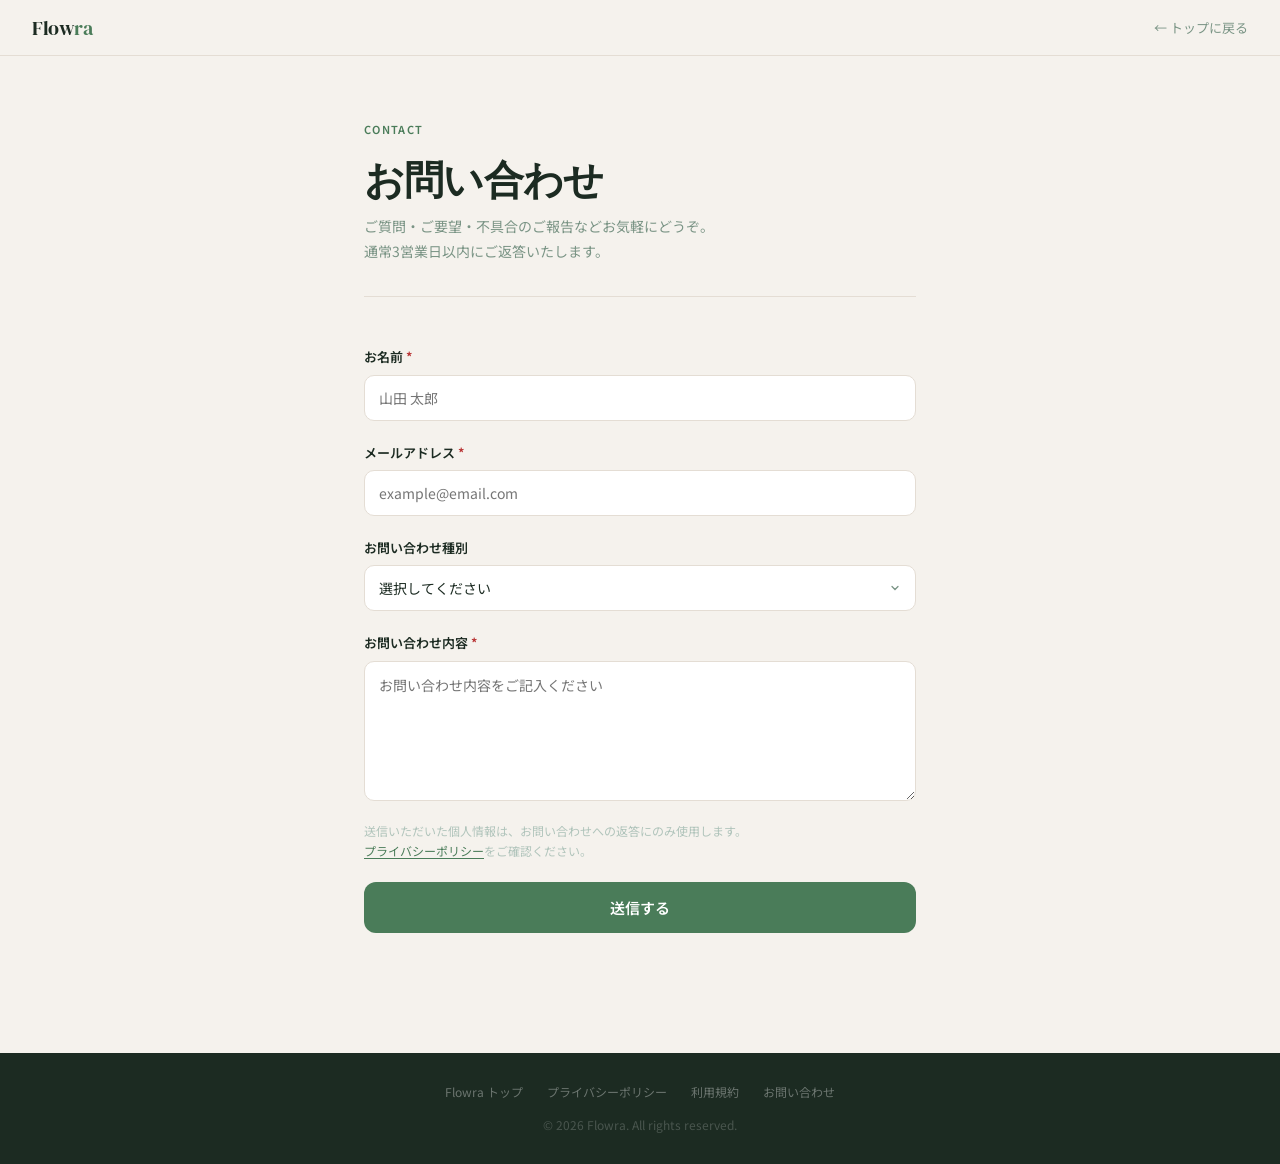
<file: lp/contact/index.html>
<!DOCTYPE html>
<html lang="ja">
<head>
  <meta charset="UTF-8">
  <meta name="viewport" content="width=device-width, initial-scale=1.0">
  <title>お問い合わせ — Flowra</title>
  <link rel="preconnect" href="https://fonts.googleapis.com">
  <link rel="preconnect" href="https://fonts.gstatic.com" crossorigin>
  <link href="https://fonts.googleapis.com/css2?family=Noto+Sans+JP:wght@300;400;500;600&family=Noto+Serif+JP:wght@400;600;700&family=DM+Serif+Display:ital@0;1&display=swap" rel="stylesheet">
  <style>
    :root {
      --sage:   #4A7C59;
      --sage-bg:#EEF5F1;
      --sage-dk:#2F5239;
      --ink:    #1C2B22;
      --mid:    #7A9485;
      --mid-lt: #B0C4BB;
      --stone:  #F5F2ED;
      --border: #E4DDD4;
      --white:  #ffffff;
    }
    *, *::before, *::after { box-sizing: border-box; margin: 0; padding: 0; }
    body {
      font-family: 'Noto Sans JP', sans-serif;
      background: var(--stone);
      color: var(--ink);
      line-height: 1.8;
    }

    nav {
      position: sticky; top: 0; z-index: 100;
      display: flex; align-items: center; justify-content: space-between;
      padding: 0 32px; height: 56px;
      background: rgba(245,242,237,0.92);
      backdrop-filter: blur(16px);
      border-bottom: 1px solid var(--border);
    }
    .nav-logo {
      font-family: 'DM Serif Display', serif;
      font-size: 20px; color: var(--ink);
      text-decoration: none; letter-spacing: -0.02em;
    }
    .nav-logo span { color: var(--sage); }
    .nav-back { font-size: 13px; color: var(--mid); text-decoration: none; }
    .nav-back:hover { color: var(--ink); }

    .page-wrap {
      max-width: 600px;
      margin: 0 auto;
      padding: 64px 24px 120px;
    }

    .page-label {
      font-size: 11px; font-weight: 600;
      letter-spacing: 0.12em; color: var(--sage);
      text-transform: uppercase; margin-bottom: 16px;
    }
    .page-title {
      font-family: 'DM Serif Display', serif;
      font-size: clamp(28px, 5vw, 40px);
      line-height: 1.2; letter-spacing: -0.02em;
      color: var(--ink); margin-bottom: 10px;
    }
    .page-desc {
      font-size: 14px; color: var(--mid);
      line-height: 1.8; margin-bottom: 48px;
      padding-bottom: 32px; border-bottom: 1px solid var(--border);
    }

    .contact-form {
      display: flex; flex-direction: column; gap: 20px;
    }

    .form-group {
      display: flex; flex-direction: column; gap: 6px;
    }
    .form-group label {
      font-size: 13px; font-weight: 600; color: var(--ink);
    }
    .required { color: #B83232; margin-left: 3px; }

    .form-group input,
    .form-group textarea,
    .form-group select {
      padding: 12px 14px;
      border: 1.5px solid var(--border);
      border-radius: 10px;
      font-size: 14px;
      font-family: inherit;
      color: var(--ink);
      background: var(--white);
      transition: border-color 0.2s, box-shadow 0.2s;
      outline: none;
      -webkit-appearance: none;
    }
    .form-group input:focus,
    .form-group textarea:focus,
    .form-group select:focus {
      border-color: var(--sage);
      box-shadow: 0 0 0 3px rgba(74,124,89,0.1);
    }
    .form-group textarea {
      resize: vertical;
      min-height: 140px;
      line-height: 1.7;
    }
    .form-group select {
      background-image: url("data:image/svg+xml,%3Csvg xmlns='http://www.w3.org/2000/svg' width='12' height='12' viewBox='0 0 24 24' fill='none' stroke='%237A9485' stroke-width='2.5' stroke-linecap='round'%3E%3Cpolyline points='6 9 12 15 18 9'/%3E%3C/svg%3E");
      background-repeat: no-repeat;
      background-position: right 14px center;
      padding-right: 36px;
      cursor: pointer;
    }

    .form-note {
      font-size: 12px; color: var(--mid-lt); line-height: 1.7;
    }
    .form-note a { color: var(--sage); text-underline-offset: 2px; }

    .submit-btn {
      padding: 15px;
      background: var(--sage);
      color: #fff;
      border: none;
      border-radius: 12px;
      font-size: 15px;
      font-weight: 600;
      cursor: pointer;
      font-family: inherit;
      transition: background 0.2s, transform 0.2s;
    }
    .submit-btn:hover { background: var(--sage-dk); transform: translateY(-1px); }
    .submit-btn:active { transform: translateY(0); }
    .submit-btn:disabled { opacity: 0.6; cursor: not-allowed; transform: none; }

    /* 送信完了メッセージ */
    .success-msg {
      display: none;
      background: var(--sage-bg);
      border: 1.5px solid rgba(74,124,89,0.25);
      border-radius: 16px;
      padding: 32px 28px;
      text-align: center;
    }
    .success-msg .success-icon {
      width: 48px; height: 48px;
      border-radius: 50%;
      background: var(--sage);
      color: #fff;
      font-size: 22px;
      display: flex; align-items: center; justify-content: center;
      margin: 0 auto 16px;
    }
    .success-msg h2 {
      font-family: 'Noto Serif JP', serif;
      font-size: 18px; font-weight: 700;
      color: var(--ink); margin-bottom: 8px;
    }
    .success-msg p { font-size: 13px; color: var(--mid); line-height: 1.7; }

    footer {
      background: var(--ink); padding: 28px 24px; text-align: center;
    }
    .footer-links { display: flex; justify-content: center; gap: 24px; margin-bottom: 12px; flex-wrap: wrap; }
    .footer-links a { font-size: 12px; color: rgba(255,255,255,0.35); text-decoration: none; }
    .footer-links a:hover { color: rgba(255,255,255,0.7); }
    .footer-copy { font-size: 12px; color: rgba(255,255,255,0.2); }

    @media (max-width: 640px) {
      nav { padding: 0 16px; }
      .page-wrap { padding: 48px 20px 80px; }
    }
  </style>
</head>
<body>

<nav>
  <a href="https://flowra.taskra.jp/lp/" class="nav-logo">Flow<span>ra</span></a>
  <a href="https://flowra.taskra.jp/lp/" class="nav-back">← トップに戻る</a>
</nav>

<div class="page-wrap">
  <div class="page-label">Contact</div>
  <h1 class="page-title">お問い合わせ</h1>
  <p class="page-desc">
    ご質問・ご要望・不具合のご報告などお気軽にどうぞ。<br>
    通常3営業日以内にご返答いたします。
  </p>

  <!-- 送信完了メッセージ（初期非表示） -->
  <div class="success-msg" id="success-msg">
    <div class="success-icon">✓</div>
    <h2>送信しました</h2>
    <p>お問い合わせありがとうございます。<br>内容を確認のうえ、3営業日以内にご返答いたします。</p>
  </div>

  <form class="contact-form" id="contact-form"
    action="https://formspree.io/f/xpqbkdea" method="POST">

    <!-- Formspreeにどのサービスからか伝える隠しフィールド -->
    <input type="hidden" name="_subject" value="【Flowra】お問い合わせ">
    <input type="hidden" name="service" value="Flowra">

    <div class="form-group">
      <label>お名前<span class="required">*</span></label>
      <input type="text" name="name" placeholder="山田 太郎" required>
    </div>

    <div class="form-group">
      <label>メールアドレス<span class="required">*</span></label>
      <input type="email" name="email" placeholder="example@email.com" required>
    </div>

    <div class="form-group">
      <label>お問い合わせ種別</label>
      <select name="category">
        <option value="">選択してください</option>
        <option value="機能について">機能について</option>
        <option value="料金・お支払いについて">料金・お支払いについて</option>
        <option value="不具合の報告">不具合の報告</option>
        <option value="アカウントについて">アカウントについて</option>
        <option value="データの削除について">データの削除について</option>
        <option value="その他">その他</option>
      </select>
    </div>

    <div class="form-group">
      <label>お問い合わせ内容<span class="required">*</span></label>
      <textarea name="message" placeholder="お問い合わせ内容をご記入ください" required></textarea>
    </div>

    <p class="form-note">
      送信いただいた個人情報は、お問い合わせへの返答にのみ使用します。<br>
      <a href="https://flowra.taskra.jp/lp/privacy/">プライバシーポリシー</a>をご確認ください。
    </p>

    <button type="submit" class="submit-btn" id="submit-btn">送信する</button>
  </form>
</div>

<footer>
  <div class="footer-links">
    <a href="https://flowra.taskra.jp/lp/">Flowra トップ</a>
    <a href="https://flowra.taskra.jp/lp/privacy/">プライバシーポリシー</a>
    <a href="https://flowra.taskra.jp/lp/terms/">利用規約</a>
    <a href="https://flowra.taskra.jp/lp/contact/">お問い合わせ</a>
  </div>
  <p class="footer-copy">© 2026 Flowra. All rights reserved.</p>
</footer>

<script>
  const form = document.getElementById('contact-form');
  const btn  = document.getElementById('submit-btn');
  const successMsg = document.getElementById('success-msg');

  form.addEventListener('submit', async (e) => {
    e.preventDefault();
    btn.disabled = true;
    btn.textContent = '送信中…';

    try {
      const res = await fetch(form.action, {
        method: 'POST',
        body: new FormData(form),
        headers: { 'Accept': 'application/json' }
      });

      if (res.ok) {
        form.style.display = 'none';
        successMsg.style.display = 'block';
        window.scrollTo({ top: 0, behavior: 'smooth' });
      } else {
        btn.disabled = false;
        btn.textContent = '送信する';
        alert('送信に失敗しました。時間をおいて再度お試しください。');
      }
    } catch (_) {
      btn.disabled = false;
      btn.textContent = '送信する';
      alert('通信エラーが発生しました。インターネット接続を確認してください。');
    }
  });
</script>

</body>
</html>
</file>
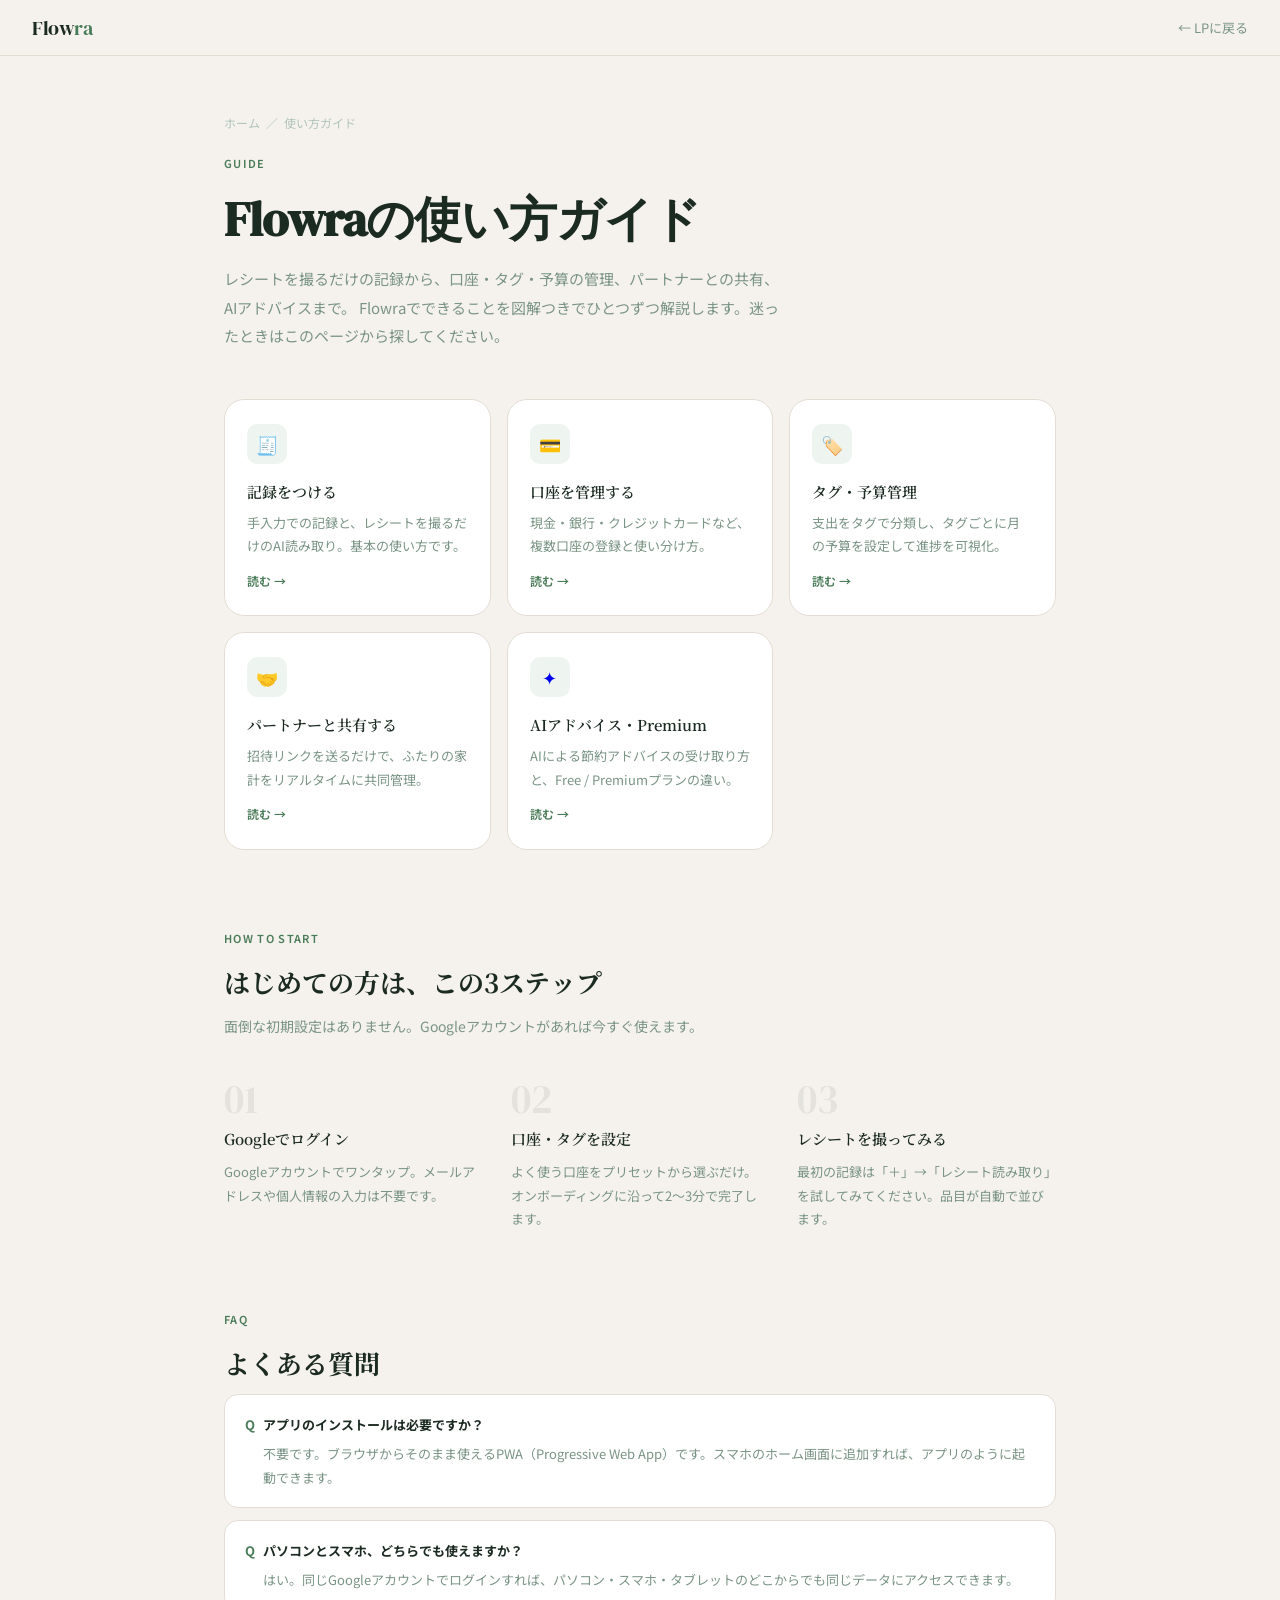
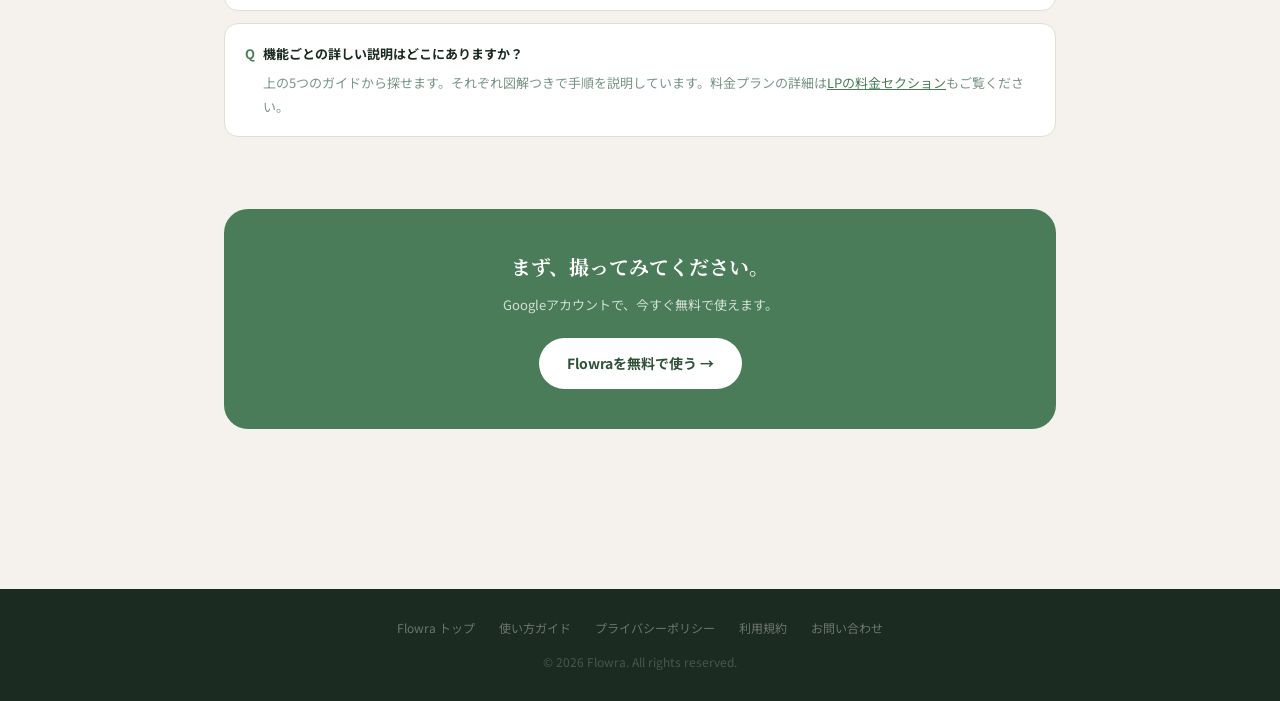
<file: lp/guide/index.html>
<!DOCTYPE html>
<html lang="ja">
<head>
  <meta charset="UTF-8">
  <meta name="viewport" content="width=device-width, initial-scale=1.0">
  <title>使い方ガイド — Flowra（フローラ）の使い方をわかりやすく解説</title>

  <meta name="description" content="家計管理アプリFlowra（フローラ）の使い方ガイド。記録の付け方、レシート読み取り、口座管理、タグ・予算管理、パートナーとの共有、AIアドバイスの使い方を図解つきで解説します。">
  <meta name="keywords" content="Flowra,フローラ,使い方,マニュアル,ガイド,家計簿アプリ,レシート読み取り,口座管理,予算管理,パートナー共有">
  <link rel="canonical" href="https://flowra.taskra.jp/lp/guide/">
  <meta property="og:type" content="website">
  <meta property="og:url" content="https://flowra.taskra.jp/lp/guide/">
  <meta property="og:title" content="使い方ガイド — Flowra（フローラ）">
  <meta property="og:description" content="家計管理アプリFlowraの使い方を図解つきで解説。記録・レシート読み取り・口座管理・予算・パートナー共有・AIアドバイスまで。">
  <meta property="og:image" content="https://flowra.taskra.jp/images/ogp.jpg">
  <meta property="og:site_name" content="Flowra（フローラ）">
  <meta property="og:locale" content="ja_JP">
  <meta name="twitter:card" content="summary_large_image">
  <meta name="twitter:title" content="使い方ガイド — Flowra（フローラ）">
  <meta name="twitter:description" content="家計管理アプリFlowraの使い方を図解つきで解説。記録・レシート読み取り・口座管理・予算・パートナー共有・AIアドバイスまで。">
  <meta name="twitter:image" content="https://flowra.taskra.jp/images/ogp.jpg">

  <link rel="preconnect" href="https://fonts.googleapis.com">
  <link rel="preconnect" href="https://fonts.gstatic.com" crossorigin>
  <link href="https://fonts.googleapis.com/css2?family=Noto+Sans+JP:wght@300;400;500;600;700&family=Noto+Serif+JP:wght@400;600;700&family=DM+Serif+Display:ital@0;1&display=swap" rel="stylesheet">

  <script type="application/ld+json">
  {
    "@context": "https://schema.org",
    "@type": "BreadcrumbList",
    "itemListElement": [
      { "@type": "ListItem", "position": 1, "name": "Flowra", "item": "https://flowra.taskra.jp/lp/" },
      { "@type": "ListItem", "position": 2, "name": "使い方ガイド", "item": "https://flowra.taskra.jp/lp/guide/" }
    ]
  }
  </script>
  <script type="application/ld+json">
  {
    "@context": "https://schema.org",
    "@type": "ItemList",
    "name": "Flowra 使い方ガイド",
    "itemListElement": [
      { "@type": "ListItem", "position": 1, "name": "記録をつける", "url": "https://flowra.taskra.jp/lp/guide/records/" },
      { "@type": "ListItem", "position": 2, "name": "口座を管理する", "url": "https://flowra.taskra.jp/lp/guide/accounts/" },
      { "@type": "ListItem", "position": 3, "name": "タグ・予算管理", "url": "https://flowra.taskra.jp/lp/guide/budget/" },
      { "@type": "ListItem", "position": 4, "name": "パートナーと共有する", "url": "https://flowra.taskra.jp/lp/guide/team/" },
      { "@type": "ListItem", "position": 5, "name": "AIアドバイス・Premiumプラン", "url": "https://flowra.taskra.jp/lp/guide/premium/" }
    ]
  }
  </script>

  <style>
    :root {
      --sage:    #4A7C59;
      --sage-lt: #6FA882;
      --sage-dk: #2F5239;
      --sage-bg: #EEF5F1;
      --mist:    #E8F0EC;
      --stone:   #F5F2ED;
      --ink:     #1C2B22;
      --gold:    #B8973E;
      --gold-bg: #FBF5E6;
      --warm:    #FAF7F2;
      --mid:     #7A9485;
      --mid-lt:  #B0C4BB;
      --border:  #E4DDD4;
      --white:   #ffffff;
      --red:     #B83232;
    }
    *, *::before, *::after { box-sizing: border-box; margin: 0; padding: 0; }
    html { scroll-behavior: smooth; }
    body {
      font-family: 'Noto Sans JP', sans-serif;
      background: var(--stone);
      color: var(--ink);
      line-height: 1.8;
    }

    nav {
      position: sticky; top: 0; z-index: 100;
      display: flex; align-items: center; justify-content: space-between;
      padding: 0 32px; height: 56px;
      background: rgba(245,242,237,0.92);
      backdrop-filter: blur(16px);
      border-bottom: 1px solid var(--border);
    }
    .nav-logo { font-family: 'DM Serif Display', serif; font-size: 20px; color: var(--ink); text-decoration: none; letter-spacing: -0.02em; }
    .nav-logo span { color: var(--sage); }
    .nav-back { font-size: 13px; color: var(--mid); text-decoration: none; }
    .nav-back:hover { color: var(--ink); }

    .page-wrap { max-width: 880px; margin: 0 auto; padding: 56px 24px 120px; }

    .crumbs { font-size: 12px; color: var(--mid-lt); margin-bottom: 20px; display: flex; gap: 6px; flex-wrap: wrap; }
    .crumbs a { color: var(--mid-lt); text-decoration: none; }
    .crumbs a:hover { color: var(--sage); }

    .page-label { font-size: 11px; font-weight: 600; letter-spacing: 0.12em; color: var(--sage); text-transform: uppercase; margin-bottom: 16px; }
    .page-title { font-family: 'DM Serif Display', serif; font-size: clamp(30px, 5.5vw, 48px); line-height: 1.25; letter-spacing: -0.02em; color: var(--ink); margin-bottom: 16px; }
    .page-lead { font-size: 15px; color: var(--mid); max-width: 560px; margin-bottom: 48px; line-height: 1.9; }

    .card-grid { display: grid; grid-template-columns: repeat(auto-fit, minmax(230px, 1fr)); gap: 16px; margin-bottom: 72px; }
    .g-card {
      background: var(--white); border: 1px solid var(--border); border-radius: 20px;
      padding: 24px 22px; text-decoration: none; display: block;
      transition: transform 0.2s, box-shadow 0.2s;
    }
    .g-card:hover { transform: translateY(-4px); box-shadow: 0 12px 40px rgba(28,43,34,0.08); }
    .g-card-icon {
      width: 40px; height: 40px; border-radius: 10px; background: var(--sage-bg);
      display: flex; align-items: center; justify-content: center; font-size: 18px; margin-bottom: 14px;
    }
    .g-card-name { font-family: 'Noto Serif JP', serif; font-size: 15px; font-weight: 600; color: var(--ink); margin-bottom: 6px; }
    .g-card-desc { font-size: 13px; line-height: 1.8; color: var(--mid); margin-bottom: 12px; }
    .g-card-arrow { font-size: 12px; color: var(--sage); font-weight: 600; }

    .section-label { display: inline-block; font-size: 11px; font-weight: 600; letter-spacing: 0.12em; color: var(--sage); text-transform: uppercase; margin-bottom: 16px; }
    .section-title { font-family: 'Noto Serif JP', serif; font-size: clamp(20px, 3vw, 26px); font-weight: 700; line-height: 1.4; color: var(--ink); margin-bottom: 12px; }
    .section-desc { font-size: 14px; color: var(--mid); max-width: 520px; margin-bottom: 40px; line-height: 1.9; }

    .steps { display: grid; grid-template-columns: repeat(auto-fit, minmax(200px, 1fr)); gap: 28px; margin-bottom: 72px; }
    .step-num { font-family: 'DM Serif Display', serif; font-size: 40px; line-height: 1; color: rgba(28,43,34,0.08); margin-bottom: 6px; }
    .step-title { font-family: 'Noto Serif JP', serif; font-size: 15px; font-weight: 600; color: var(--ink); margin-bottom: 8px; }
    .step-desc { font-size: 13px; line-height: 1.8; color: var(--mid); }

    .faq-mini { display: flex; flex-direction: column; gap: 12px; margin-bottom: 72px; }
    .faq-item { background: var(--white); border: 1px solid var(--border); border-radius: 14px; padding: 18px 20px; }
    .faq-q { font-size: 13px; font-weight: 700; color: var(--ink); margin-bottom: 6px; display: flex; gap: 8px; }
    .faq-q::before { content: 'Q'; color: var(--sage); }
    .faq-a { font-size: 13px; color: var(--mid); line-height: 1.8; padding-left: 18px; }

    .cta-band {
      background: var(--sage); border-radius: 24px; padding: 40px 32px; text-align: center;
    }
    .cta-band-title { font-family: 'Noto Serif JP', serif; font-size: 20px; font-weight: 700; color: #fff; margin-bottom: 8px; }
    .cta-band-desc { font-size: 13px; color: rgba(255,255,255,0.75); margin-bottom: 22px; }
    .cta-band-btn { display: inline-block; background: #fff; color: var(--sage-dk); font-size: 14px; font-weight: 700; padding: 13px 28px; border-radius: 100px; text-decoration: none; }

    footer { background: var(--ink); padding: 28px 24px; text-align: center; margin-top: 40px; }
    .footer-links { display: flex; justify-content: center; gap: 24px; margin-bottom: 12px; flex-wrap: wrap; }
    .footer-links a { font-size: 12px; color: rgba(255,255,255,0.35); text-decoration: none; }
    .footer-links a:hover { color: rgba(255,255,255,0.7); }
    .footer-copy { font-size: 12px; color: rgba(255,255,255,0.2); }

    @media (max-width: 640px) {
      nav { padding: 0 16px; }
      .page-wrap { padding: 40px 20px 80px; }
    }
  </style>
</head>
<body>

<nav>
  <a href="https://flowra.taskra.jp/lp/" class="nav-logo">Flow<span>ra</span></a>
  <a href="https://flowra.taskra.jp/lp/" class="nav-back">← LPに戻る</a>
</nav>

<div class="page-wrap">
  <div class="crumbs"><a href="https://flowra.taskra.jp/lp/">ホーム</a><span>／</span><span>使い方ガイド</span></div>
  <div class="page-label">Guide</div>
  <h1 class="page-title">Flowraの使い方ガイド</h1>
  <p class="page-lead">
    レシートを撮るだけの記録から、口座・タグ・予算の管理、パートナーとの共有、AIアドバイスまで。
    Flowraでできることを図解つきでひとつずつ解説します。迷ったときはこのページから探してください。
  </p>

  <div class="card-grid">
    <a class="g-card" href="https://flowra.taskra.jp/lp/guide/records/">
      <div class="g-card-icon">🧾</div>
      <div class="g-card-name">記録をつける</div>
      <div class="g-card-desc">手入力での記録と、レシートを撮るだけのAI読み取り。基本の使い方です。</div>
      <div class="g-card-arrow">読む →</div>
    </a>
    <a class="g-card" href="https://flowra.taskra.jp/lp/guide/accounts/">
      <div class="g-card-icon">💳</div>
      <div class="g-card-name">口座を管理する</div>
      <div class="g-card-desc">現金・銀行・クレジットカードなど、複数口座の登録と使い分け方。</div>
      <div class="g-card-arrow">読む →</div>
    </a>
    <a class="g-card" href="https://flowra.taskra.jp/lp/guide/budget/">
      <div class="g-card-icon">🏷️</div>
      <div class="g-card-name">タグ・予算管理</div>
      <div class="g-card-desc">支出をタグで分類し、タグごとに月の予算を設定して進捗を可視化。</div>
      <div class="g-card-arrow">読む →</div>
    </a>
    <a class="g-card" href="https://flowra.taskra.jp/lp/guide/team/">
      <div class="g-card-icon">🤝</div>
      <div class="g-card-name">パートナーと共有する</div>
      <div class="g-card-desc">招待リンクを送るだけで、ふたりの家計をリアルタイムに共同管理。</div>
      <div class="g-card-arrow">読む →</div>
    </a>
    <a class="g-card" href="https://flowra.taskra.jp/lp/guide/premium/">
      <div class="g-card-icon">✦</div>
      <div class="g-card-name">AIアドバイス・Premium</div>
      <div class="g-card-desc">AIによる節約アドバイスの受け取り方と、Free / Premiumプランの違い。</div>
      <div class="g-card-arrow">読む →</div>
    </a>
  </div>

  <div class="section-label">How to start</div>
  <h2 class="section-title">はじめての方は、この3ステップ</h2>
  <p class="section-desc">面倒な初期設定はありません。Googleアカウントがあれば今すぐ使えます。</p>
  <div class="steps">
    <div>
      <div class="step-num">01</div>
      <div class="step-title">Googleでログイン</div>
      <p class="step-desc">Googleアカウントでワンタップ。メールアドレスや個人情報の入力は不要です。</p>
    </div>
    <div>
      <div class="step-num">02</div>
      <div class="step-title">口座・タグを設定</div>
      <p class="step-desc">よく使う口座をプリセットから選ぶだけ。オンボーディングに沿って2〜3分で完了します。</p>
    </div>
    <div>
      <div class="step-num">03</div>
      <div class="step-title">レシートを撮ってみる</div>
      <p class="step-desc">最初の記録は「＋」→「レシート読み取り」を試してみてください。品目が自動で並びます。</p>
    </div>
  </div>

  <div class="section-label">FAQ</div>
  <h2 class="section-title">よくある質問</h2>
  <div class="faq-mini">
    <div class="faq-item">
      <div class="faq-q">アプリのインストールは必要ですか？</div>
      <div class="faq-a">不要です。ブラウザからそのまま使えるPWA（Progressive Web App）です。スマホのホーム画面に追加すれば、アプリのように起動できます。</div>
    </div>
    <div class="faq-item">
      <div class="faq-q">パソコンとスマホ、どちらでも使えますか？</div>
      <div class="faq-a">はい。同じGoogleアカウントでログインすれば、パソコン・スマホ・タブレットのどこからでも同じデータにアクセスできます。</div>
    </div>
    <div class="faq-item">
      <div class="faq-q">機能ごとの詳しい説明はどこにありますか？</div>
      <div class="faq-a">上の5つのガイドから探せます。それぞれ図解つきで手順を説明しています。料金プランの詳細は<a href="https://flowra.taskra.jp/lp/#pricing" style="color:var(--sage);">LPの料金セクション</a>もご覧ください。</div>
    </div>
  </div>

  <div class="cta-band">
    <div class="cta-band-title">まず、撮ってみてください。</div>
    <div class="cta-band-desc">Googleアカウントで、今すぐ無料で使えます。</div>
    <a href="https://flowra.taskra.jp" class="cta-band-btn">Flowraを無料で使う →</a>
  </div>
</div>

<footer>
  <div class="footer-links">
    <a href="https://flowra.taskra.jp/lp/">Flowra トップ</a>
    <a href="https://flowra.taskra.jp/lp/guide/">使い方ガイド</a>
    <a href="https://flowra.taskra.jp/lp/privacy/">プライバシーポリシー</a>
    <a href="https://flowra.taskra.jp/lp/terms/">利用規約</a>
    <a href="https://flowra.taskra.jp/lp/contact/">お問い合わせ</a>
  </div>
  <p class="footer-copy">© 2026 Flowra. All rights reserved.</p>
</footer>

</body>
</html>
</file>
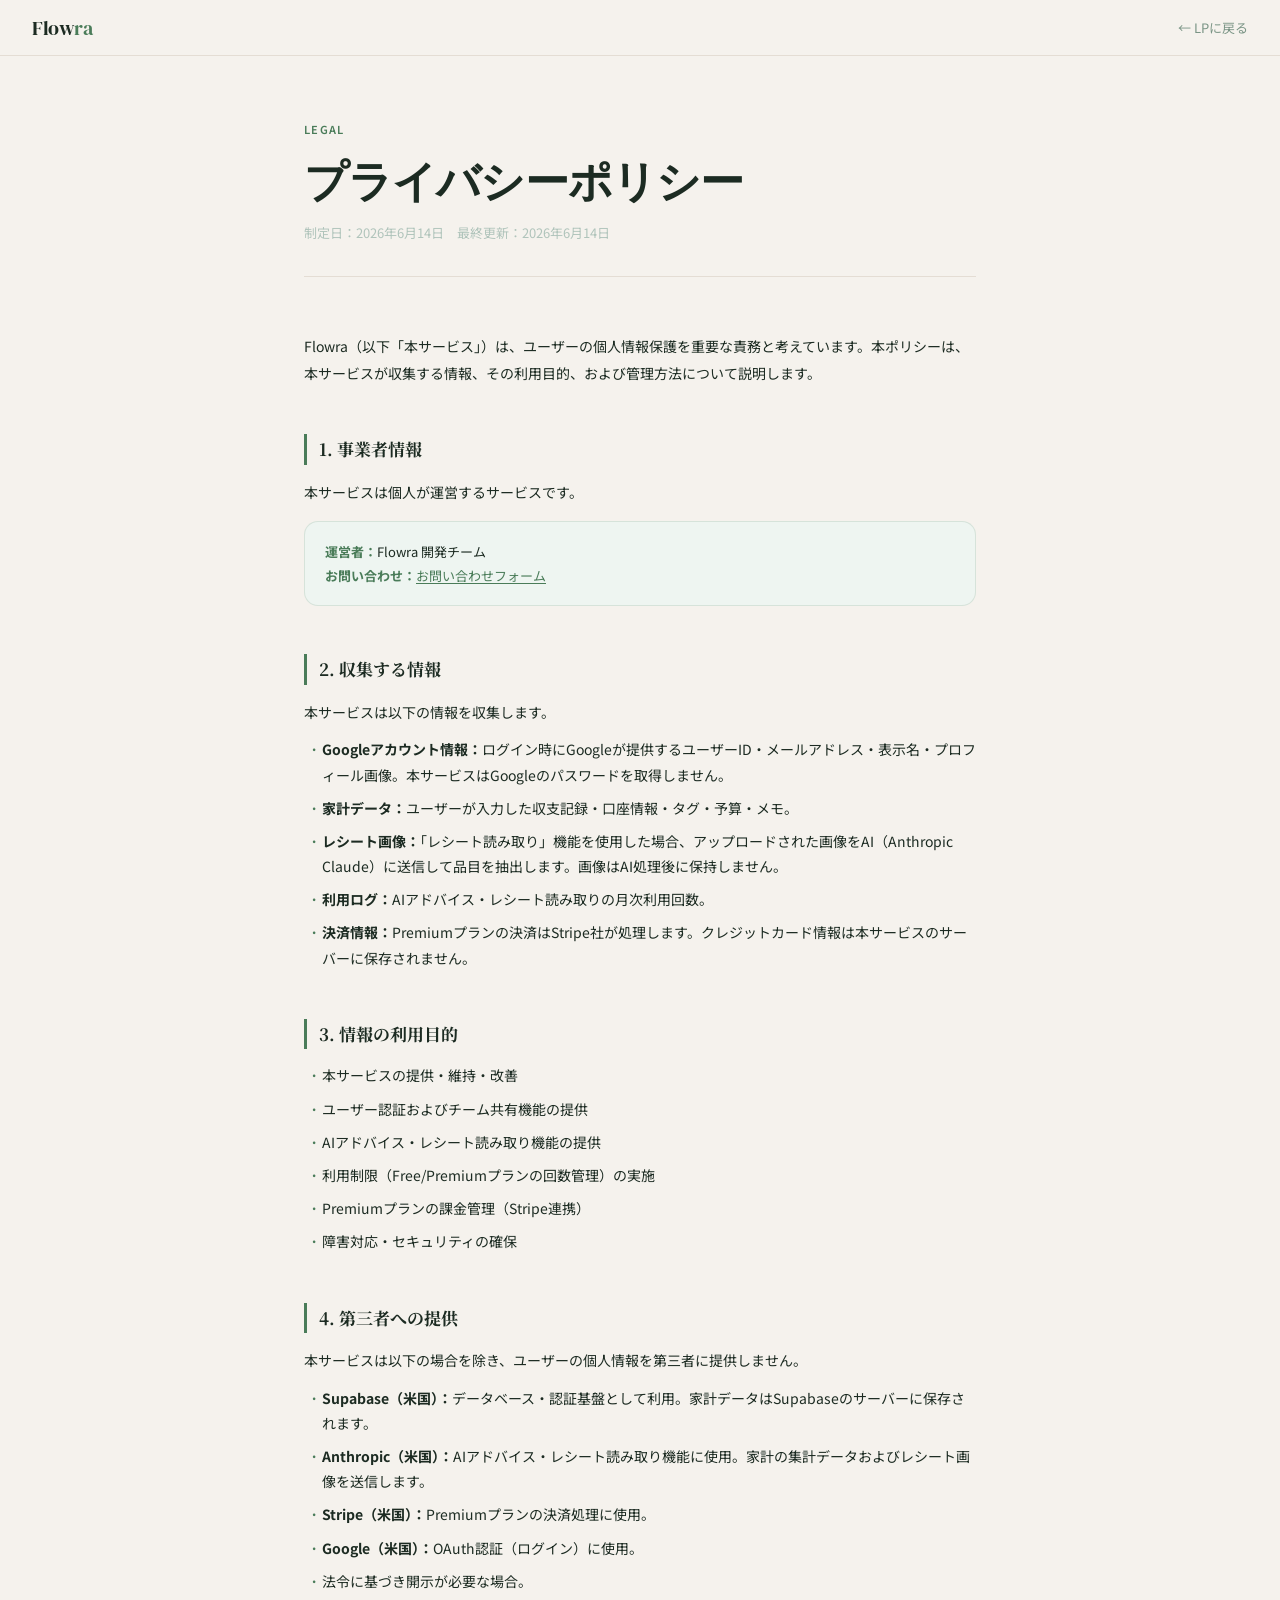
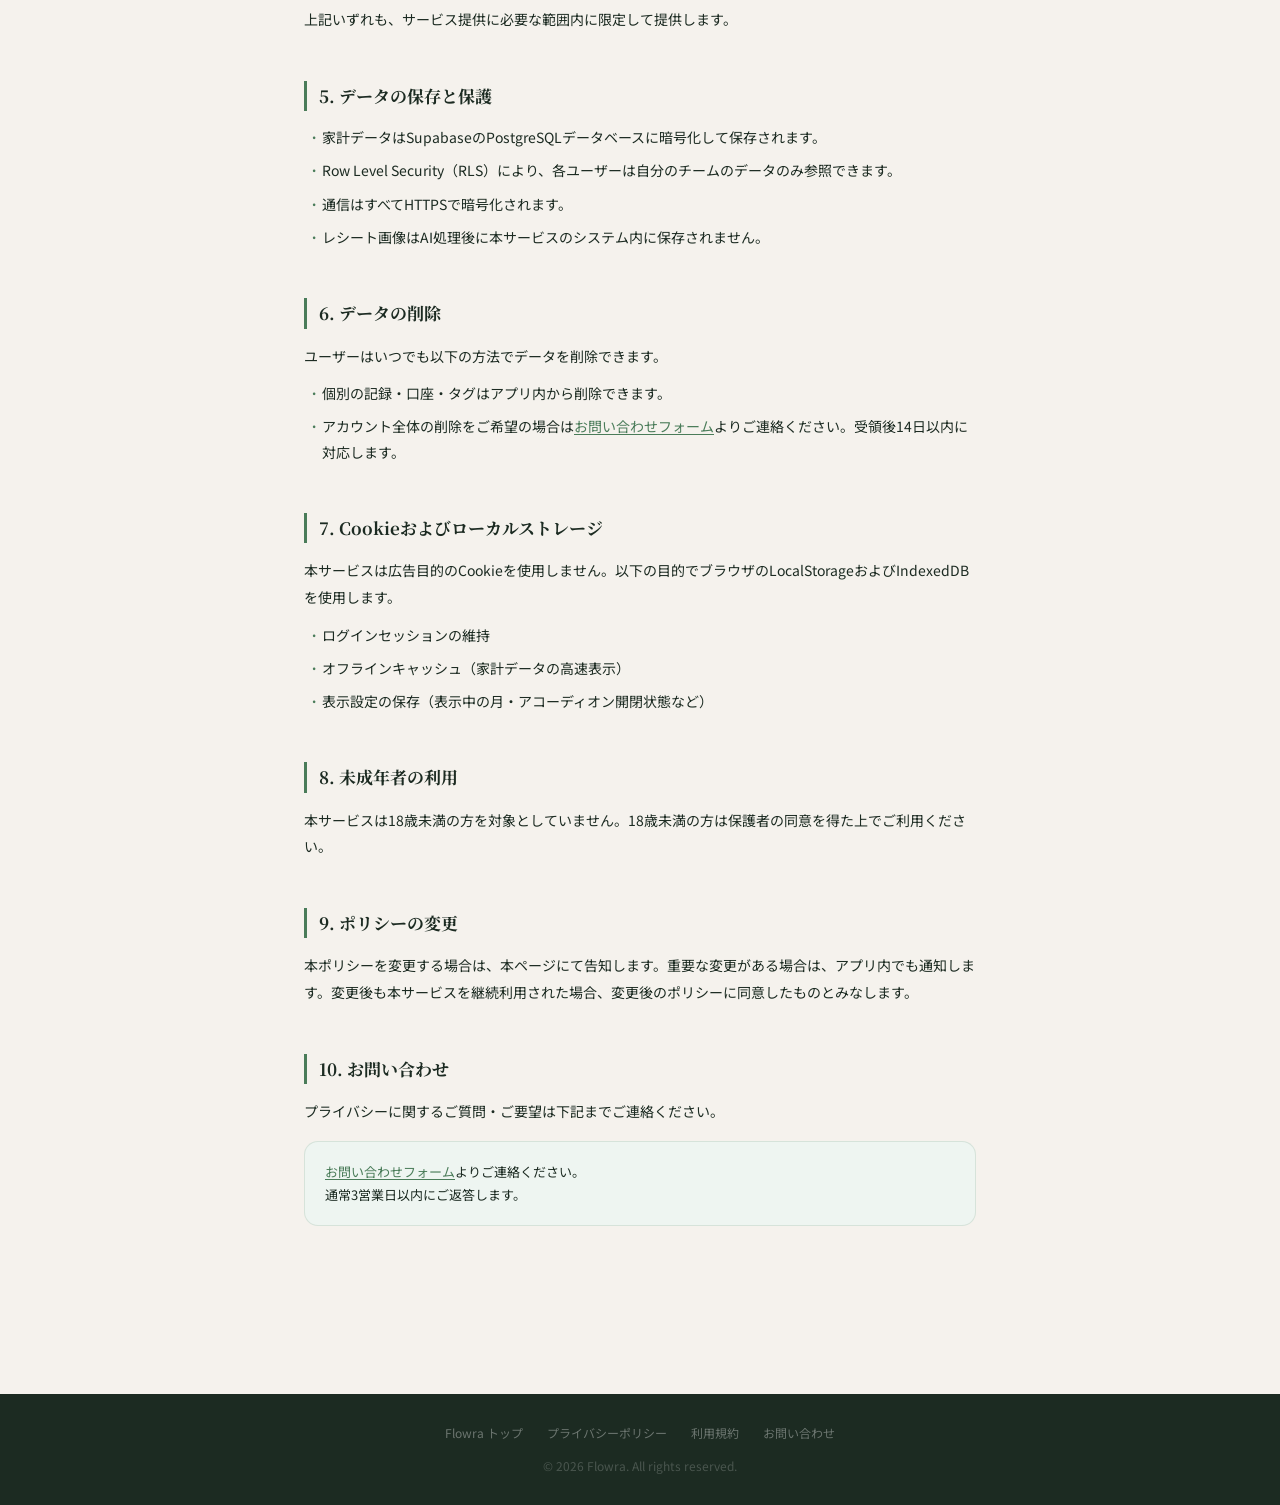
<file: lp/privacy/index.html>
<!DOCTYPE html>
<html lang="ja">
<head>
  <meta charset="UTF-8">
  <meta name="viewport" content="width=device-width, initial-scale=1.0">
  <title>プライバシーポリシー — Flowra</title>
  <link rel="preconnect" href="https://fonts.googleapis.com">
  <link rel="preconnect" href="https://fonts.gstatic.com" crossorigin>
  <link href="https://fonts.googleapis.com/css2?family=Noto+Sans+JP:wght@300;400;500;600&family=Noto+Serif+JP:wght@400;600;700&family=DM+Serif+Display:ital@0;1&display=swap" rel="stylesheet">
  <style>
    :root {
      --sage:   #4A7C59;
      --sage-bg:#EEF5F1;
      --ink:    #1C2B22;
      --mid:    #7A9485;
      --mid-lt: #B0C4BB;
      --stone:  #F5F2ED;
      --border: #E4DDD4;
      --white:  #ffffff;
    }
    *, *::before, *::after { box-sizing: border-box; margin: 0; padding: 0; }
    html { scroll-behavior: smooth; }
    body {
      font-family: 'Noto Sans JP', sans-serif;
      background: var(--stone);
      color: var(--ink);
      line-height: 1.8;
    }

    nav {
      position: sticky;
      top: 0;
      z-index: 100;
      display: flex;
      align-items: center;
      justify-content: space-between;
      padding: 0 32px;
      height: 56px;
      background: rgba(245,242,237,0.92);
      backdrop-filter: blur(16px);
      border-bottom: 1px solid var(--border);
    }
    .nav-logo {
      font-family: 'DM Serif Display', serif;
      font-size: 20px;
      color: var(--ink);
      text-decoration: none;
      letter-spacing: -0.02em;
    }
    .nav-logo span { color: var(--sage); }
    .nav-back {
      font-size: 13px;
      color: var(--mid);
      text-decoration: none;
      display: flex;
      align-items: center;
      gap: 4px;
    }
    .nav-back:hover { color: var(--ink); }

    .page-wrap {
      max-width: 720px;
      margin: 0 auto;
      padding: 64px 24px 120px;
    }

    .page-label {
      font-size: 11px;
      font-weight: 600;
      letter-spacing: 0.12em;
      color: var(--sage);
      text-transform: uppercase;
      margin-bottom: 16px;
    }

    .page-title {
      font-family: 'DM Serif Display', serif;
      font-size: clamp(28px, 5vw, 44px);
      line-height: 1.2;
      letter-spacing: -0.02em;
      color: var(--ink);
      margin-bottom: 12px;
    }

    .page-updated {
      font-size: 13px;
      color: var(--mid-lt);
      margin-bottom: 56px;
      padding-bottom: 32px;
      border-bottom: 1px solid var(--border);
    }

    .doc-section {
      margin-bottom: 48px;
    }

    .doc-section h2 {
      font-family: 'Noto Serif JP', serif;
      font-size: 17px;
      font-weight: 700;
      color: var(--ink);
      margin-bottom: 14px;
      padding-left: 12px;
      border-left: 3px solid var(--sage);
    }

    .doc-section p {
      font-size: 14px;
      color: var(--ink);
      line-height: 1.9;
      margin-bottom: 12px;
    }

    .doc-section ul {
      padding-left: 0;
      list-style: none;
      display: flex;
      flex-direction: column;
      gap: 8px;
      margin-bottom: 12px;
    }

    .doc-section ul li {
      font-size: 14px;
      color: var(--ink);
      line-height: 1.8;
      padding-left: 18px;
      position: relative;
    }

    .doc-section ul li::before {
      content: '·';
      position: absolute;
      left: 6px;
      color: var(--sage);
      font-weight: 700;
    }

    .doc-section a {
      color: var(--sage);
      text-decoration: underline;
      text-underline-offset: 2px;
    }

    .info-box {
      background: var(--sage-bg);
      border: 1px solid rgba(74,124,89,0.15);
      border-radius: 14px;
      padding: 18px 20px;
      font-size: 13px;
      color: var(--ink);
      line-height: 1.8;
      margin-top: 16px;
    }

    .info-box strong { color: var(--sage); }

    footer {
      background: var(--ink);
      padding: 28px 24px;
      text-align: center;
    }
    .footer-links { display: flex; justify-content: center; gap: 24px; margin-bottom: 12px; flex-wrap: wrap; }
    .footer-links a { font-size: 12px; color: rgba(255,255,255,0.35); text-decoration: none; }
    .footer-links a:hover { color: rgba(255,255,255,0.7); }
    .footer-copy { font-size: 12px; color: rgba(255,255,255,0.2); }

    @media (max-width: 640px) {
      nav { padding: 0 16px; }
      .page-wrap { padding: 48px 20px 80px; }
    }
  </style>
</head>
<body>

<nav>
  <a href="https://flowra.taskra.jp/lp/" class="nav-logo">Flow<span>ra</span></a>
  <a href="https://flowra.taskra.jp/lp/" class="nav-back">← LPに戻る</a>
</nav>

<div class="page-wrap">
  <div class="page-label">Legal</div>
  <h1 class="page-title">プライバシーポリシー</h1>
  <p class="page-updated">制定日：2026年6月14日　最終更新：2026年6月14日</p>

  <div class="doc-section">
    <p>Flowra（以下「本サービス」）は、ユーザーの個人情報保護を重要な責務と考えています。本ポリシーは、本サービスが収集する情報、その利用目的、および管理方法について説明します。</p>
  </div>

  <div class="doc-section">
    <h2>1. 事業者情報</h2>
    <p>本サービスは個人が運営するサービスです。</p>
    <div class="info-box">
      <strong>運営者：</strong>Flowra 開発チーム<br>
      <strong>お問い合わせ：</strong><a href="https://flowra.taskra.jp/lp/contact/">お問い合わせフォーム</a>
    </div>
  </div>

  <div class="doc-section">
    <h2>2. 収集する情報</h2>
    <p>本サービスは以下の情報を収集します。</p>
    <ul>
      <li><strong>Googleアカウント情報：</strong>ログイン時にGoogleが提供するユーザーID・メールアドレス・表示名・プロフィール画像。本サービスはGoogleのパスワードを取得しません。</li>
      <li><strong>家計データ：</strong>ユーザーが入力した収支記録・口座情報・タグ・予算・メモ。</li>
      <li><strong>レシート画像：</strong>「レシート読み取り」機能を使用した場合、アップロードされた画像をAI（Anthropic Claude）に送信して品目を抽出します。画像はAI処理後に保持しません。</li>
      <li><strong>利用ログ：</strong>AIアドバイス・レシート読み取りの月次利用回数。</li>
      <li><strong>決済情報：</strong>Premiumプランの決済はStripe社が処理します。クレジットカード情報は本サービスのサーバーに保存されません。</li>
    </ul>
  </div>

  <div class="doc-section">
    <h2>3. 情報の利用目的</h2>
    <ul>
      <li>本サービスの提供・維持・改善</li>
      <li>ユーザー認証およびチーム共有機能の提供</li>
      <li>AIアドバイス・レシート読み取り機能の提供</li>
      <li>利用制限（Free/Premiumプランの回数管理）の実施</li>
      <li>Premiumプランの課金管理（Stripe連携）</li>
      <li>障害対応・セキュリティの確保</li>
    </ul>
  </div>

  <div class="doc-section">
    <h2>4. 第三者への提供</h2>
    <p>本サービスは以下の場合を除き、ユーザーの個人情報を第三者に提供しません。</p>
    <ul>
      <li><strong>Supabase（米国）：</strong>データベース・認証基盤として利用。家計データはSupabaseのサーバーに保存されます。</li>
      <li><strong>Anthropic（米国）：</strong>AIアドバイス・レシート読み取り機能に使用。家計の集計データおよびレシート画像を送信します。</li>
      <li><strong>Stripe（米国）：</strong>Premiumプランの決済処理に使用。</li>
      <li><strong>Google（米国）：</strong>OAuth認証（ログイン）に使用。</li>
      <li>法令に基づき開示が必要な場合。</li>
    </ul>
    <p>上記いずれも、サービス提供に必要な範囲内に限定して提供します。</p>
  </div>

  <div class="doc-section">
    <h2>5. データの保存と保護</h2>
    <ul>
      <li>家計データはSupabaseのPostgreSQLデータベースに暗号化して保存されます。</li>
      <li>Row Level Security（RLS）により、各ユーザーは自分のチームのデータのみ参照できます。</li>
      <li>通信はすべてHTTPSで暗号化されます。</li>
      <li>レシート画像はAI処理後に本サービスのシステム内に保存されません。</li>
    </ul>
  </div>

  <div class="doc-section">
    <h2>6. データの削除</h2>
    <p>ユーザーはいつでも以下の方法でデータを削除できます。</p>
    <ul>
      <li>個別の記録・口座・タグはアプリ内から削除できます。</li>
      <li>アカウント全体の削除をご希望の場合は<a href="https://flowra.taskra.jp/lp/contact/">お問い合わせフォーム</a>よりご連絡ください。受領後14日以内に対応します。</li>
    </ul>
  </div>

  <div class="doc-section">
    <h2>7. Cookieおよびローカルストレージ</h2>
    <p>本サービスは広告目的のCookieを使用しません。以下の目的でブラウザのLocalStorageおよびIndexedDBを使用します。</p>
    <ul>
      <li>ログインセッションの維持</li>
      <li>オフラインキャッシュ（家計データの高速表示）</li>
      <li>表示設定の保存（表示中の月・アコーディオン開閉状態など）</li>
    </ul>
  </div>

  <div class="doc-section">
    <h2>8. 未成年者の利用</h2>
    <p>本サービスは18歳未満の方を対象としていません。18歳未満の方は保護者の同意を得た上でご利用ください。</p>
  </div>

  <div class="doc-section">
    <h2>9. ポリシーの変更</h2>
    <p>本ポリシーを変更する場合は、本ページにて告知します。重要な変更がある場合は、アプリ内でも通知します。変更後も本サービスを継続利用された場合、変更後のポリシーに同意したものとみなします。</p>
  </div>

  <div class="doc-section">
    <h2>10. お問い合わせ</h2>
    <p>プライバシーに関するご質問・ご要望は下記までご連絡ください。</p>
    <div class="info-box">
      <a href="https://flowra.taskra.jp/lp/contact/">お問い合わせフォーム</a>よりご連絡ください。<br>
      通常3営業日以内にご返答します。
    </div>
  </div>
</div>

<footer>
  <div class="footer-links">
    <a href="https://flowra.taskra.jp/lp/">Flowra トップ</a>
    <a href="https://flowra.taskra.jp/lp/privacy/">プライバシーポリシー</a>
    <a href="https://flowra.taskra.jp/lp/terms/">利用規約</a>
    <a href="https://flowra.taskra.jp/lp/contact/">お問い合わせ</a>
  </div>
  <p class="footer-copy">© 2026 Flowra. All rights reserved.</p>
</footer>

</body>
</html>
</file>
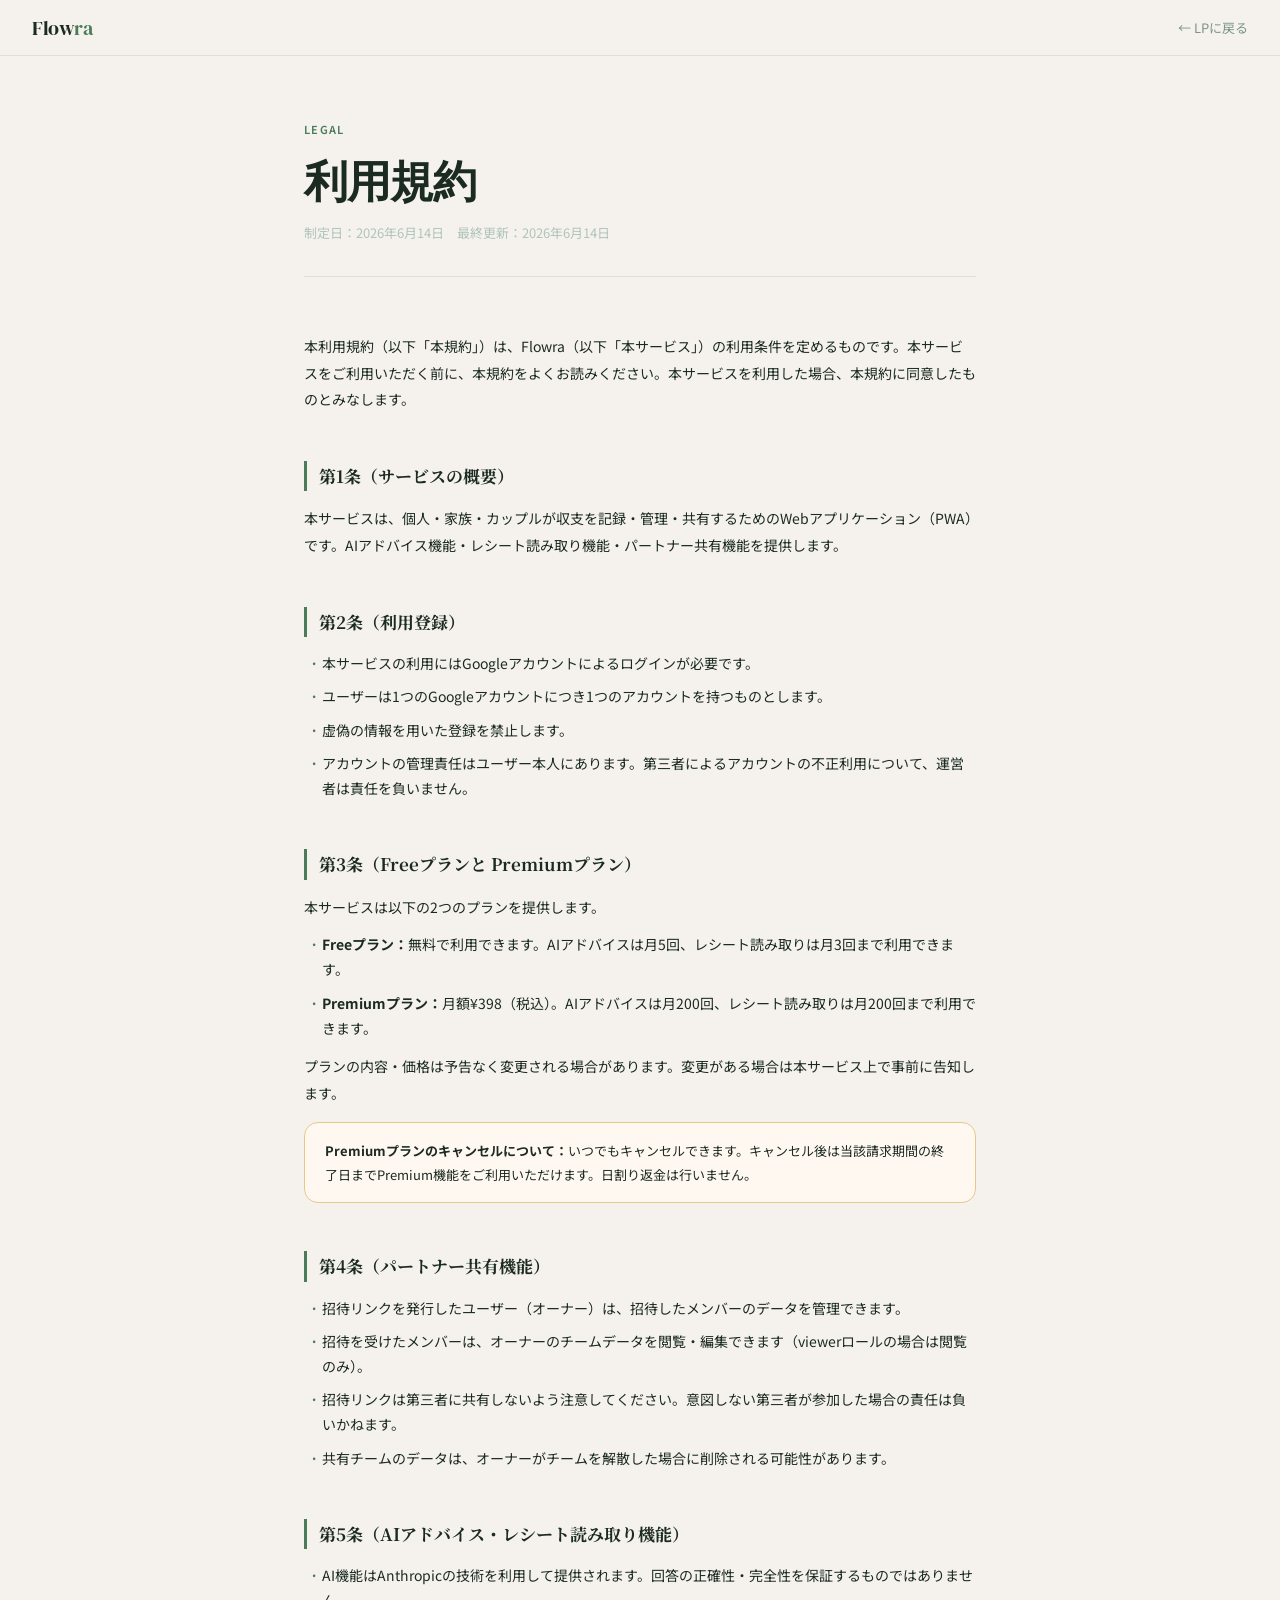
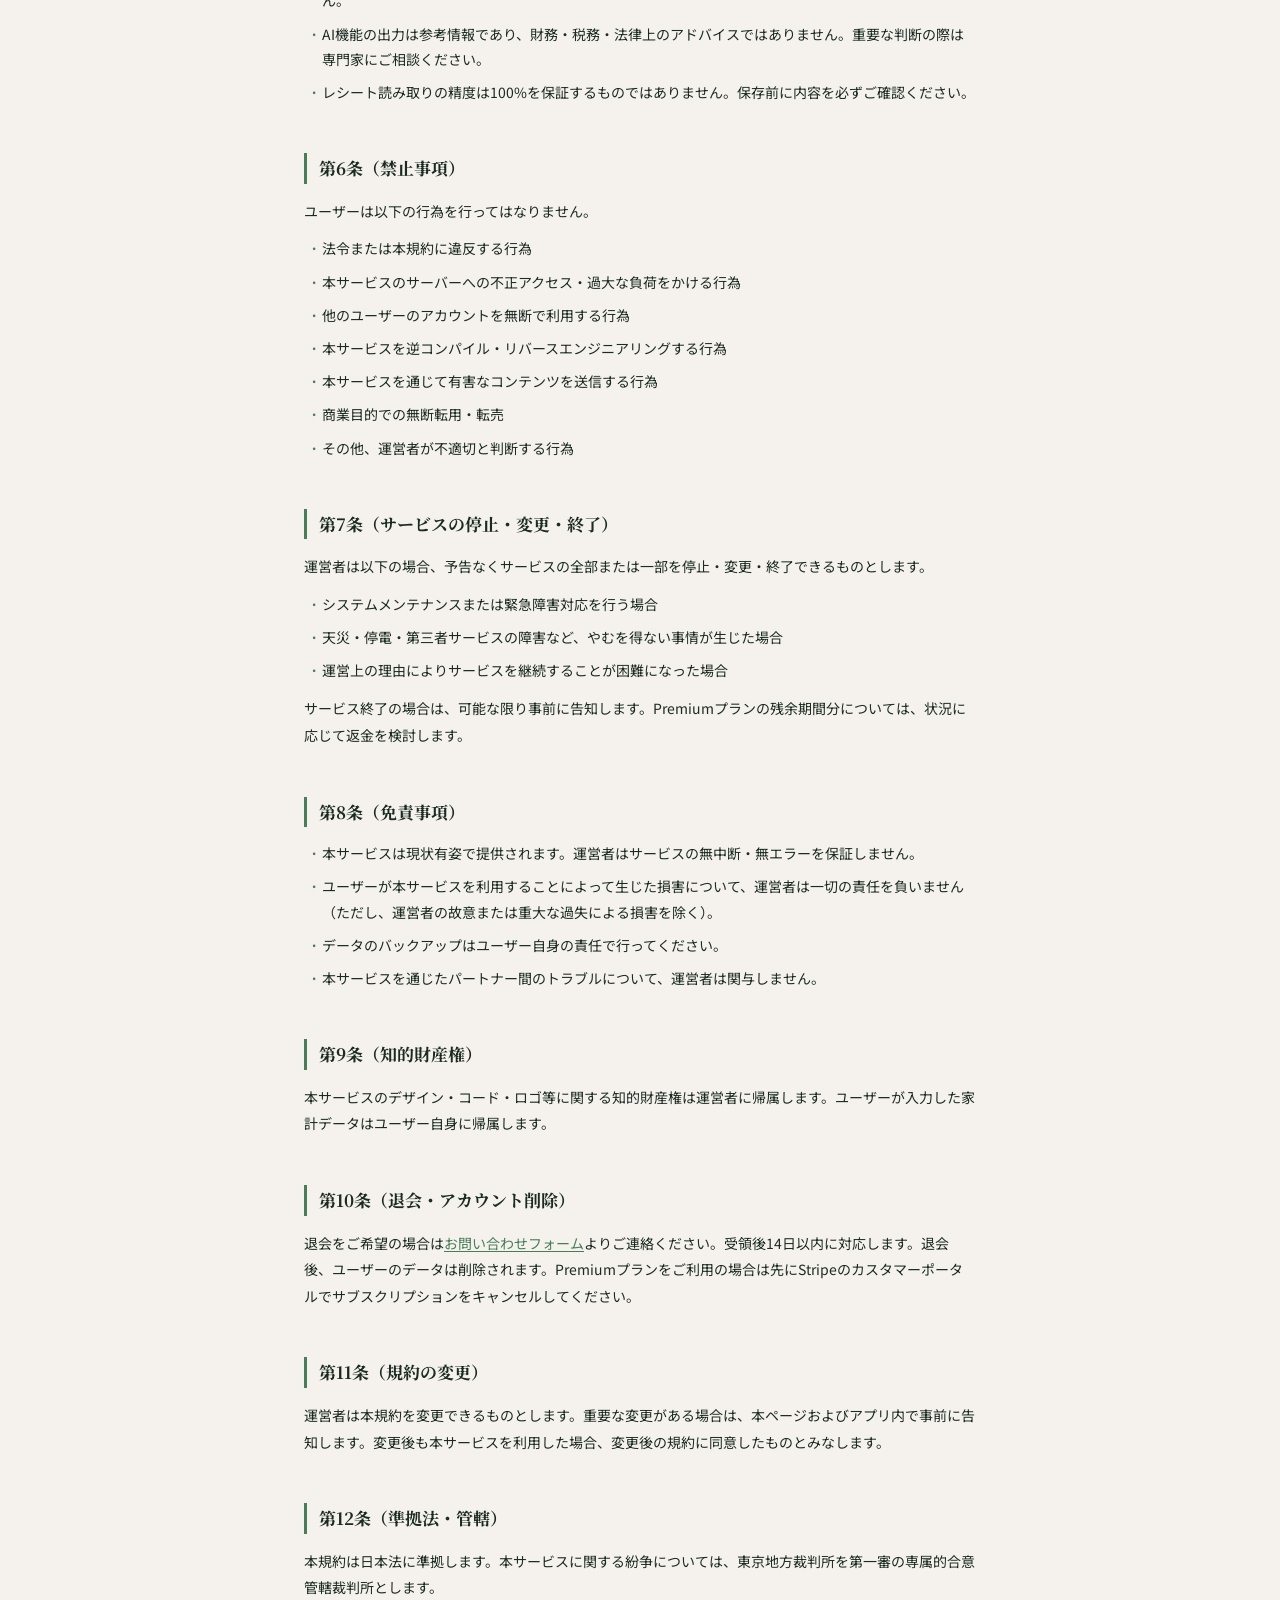
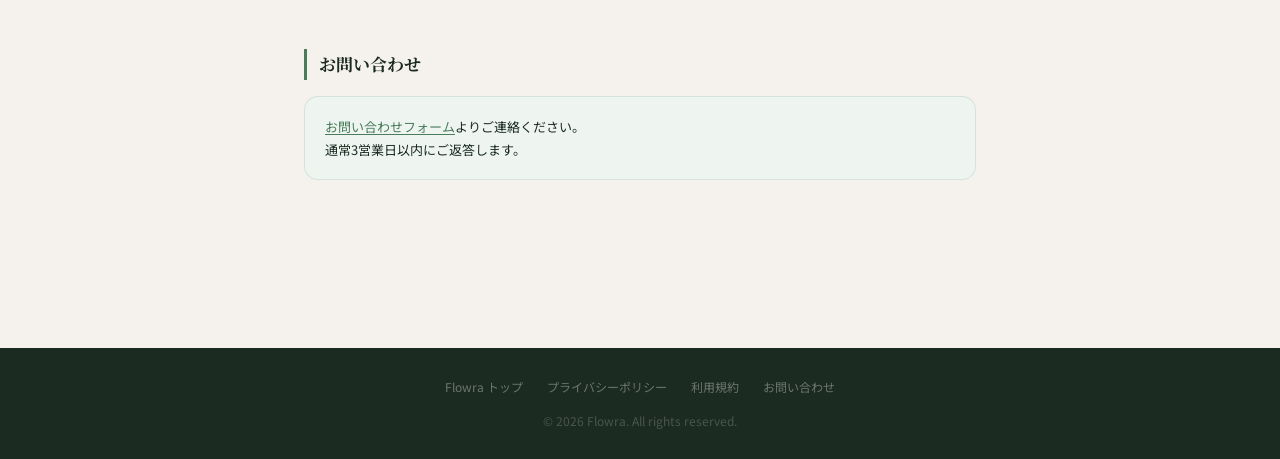
<file: lp/terms/index.html>
<!DOCTYPE html>
<html lang="ja">
<head>
  <meta charset="UTF-8">
  <meta name="viewport" content="width=device-width, initial-scale=1.0">
  <title>利用規約 — Flowra</title>
  <link rel="preconnect" href="https://fonts.googleapis.com">
  <link rel="preconnect" href="https://fonts.gstatic.com" crossorigin>
  <link href="https://fonts.googleapis.com/css2?family=Noto+Sans+JP:wght@300;400;500;600&family=Noto+Serif+JP:wght@400;600;700&family=DM+Serif+Display:ital@0;1&display=swap" rel="stylesheet">
  <style>
    :root {
      --sage:   #4A7C59;
      --sage-bg:#EEF5F1;
      --ink:    #1C2B22;
      --mid:    #7A9485;
      --mid-lt: #B0C4BB;
      --stone:  #F5F2ED;
      --border: #E4DDD4;
      --white:  #ffffff;
    }
    *, *::before, *::after { box-sizing: border-box; margin: 0; padding: 0; }
    html { scroll-behavior: smooth; }
    body {
      font-family: 'Noto Sans JP', sans-serif;
      background: var(--stone);
      color: var(--ink);
      line-height: 1.8;
    }

    nav {
      position: sticky;
      top: 0;
      z-index: 100;
      display: flex;
      align-items: center;
      justify-content: space-between;
      padding: 0 32px;
      height: 56px;
      background: rgba(245,242,237,0.92);
      backdrop-filter: blur(16px);
      border-bottom: 1px solid var(--border);
    }
    .nav-logo {
      font-family: 'DM Serif Display', serif;
      font-size: 20px;
      color: var(--ink);
      text-decoration: none;
      letter-spacing: -0.02em;
    }
    .nav-logo span { color: var(--sage); }
    .nav-back {
      font-size: 13px;
      color: var(--mid);
      text-decoration: none;
      display: flex;
      align-items: center;
      gap: 4px;
    }
    .nav-back:hover { color: var(--ink); }

    .page-wrap {
      max-width: 720px;
      margin: 0 auto;
      padding: 64px 24px 120px;
    }

    .page-label {
      font-size: 11px;
      font-weight: 600;
      letter-spacing: 0.12em;
      color: var(--sage);
      text-transform: uppercase;
      margin-bottom: 16px;
    }

    .page-title {
      font-family: 'DM Serif Display', serif;
      font-size: clamp(28px, 5vw, 44px);
      line-height: 1.2;
      letter-spacing: -0.02em;
      color: var(--ink);
      margin-bottom: 12px;
    }

    .page-updated {
      font-size: 13px;
      color: var(--mid-lt);
      margin-bottom: 56px;
      padding-bottom: 32px;
      border-bottom: 1px solid var(--border);
    }

    .doc-section {
      margin-bottom: 48px;
    }

    .doc-section h2 {
      font-family: 'Noto Serif JP', serif;
      font-size: 17px;
      font-weight: 700;
      color: var(--ink);
      margin-bottom: 14px;
      padding-left: 12px;
      border-left: 3px solid var(--sage);
    }

    .doc-section p {
      font-size: 14px;
      color: var(--ink);
      line-height: 1.9;
      margin-bottom: 12px;
    }

    .doc-section ul {
      padding-left: 0;
      list-style: none;
      display: flex;
      flex-direction: column;
      gap: 8px;
      margin-bottom: 12px;
    }

    .doc-section ul li {
      font-size: 14px;
      color: var(--ink);
      line-height: 1.8;
      padding-left: 18px;
      position: relative;
    }

    .doc-section ul li::before {
      content: '·';
      position: absolute;
      left: 6px;
      color: var(--sage);
      font-weight: 700;
    }

    .doc-section a {
      color: var(--sage);
      text-decoration: underline;
      text-underline-offset: 2px;
    }

    .info-box {
      background: var(--sage-bg);
      border: 1px solid rgba(74,124,89,0.15);
      border-radius: 14px;
      padding: 18px 20px;
      font-size: 13px;
      color: var(--ink);
      line-height: 1.8;
      margin-top: 16px;
    }

    .info-box strong { color: var(--sage); }

    .warn-box {
      background: #FFF8F0;
      border: 1px solid #E8C88A;
      border-radius: 14px;
      padding: 16px 20px;
      font-size: 13px;
      color: var(--ink);
      line-height: 1.8;
      margin-top: 16px;
    }

    footer {
      background: var(--ink);
      padding: 28px 24px;
      text-align: center;
    }
    .footer-links { display: flex; justify-content: center; gap: 24px; margin-bottom: 12px; flex-wrap: wrap; }
    .footer-links a { font-size: 12px; color: rgba(255,255,255,0.35); text-decoration: none; }
    .footer-links a:hover { color: rgba(255,255,255,0.7); }
    .footer-copy { font-size: 12px; color: rgba(255,255,255,0.2); }

    @media (max-width: 640px) {
      nav { padding: 0 16px; }
      .page-wrap { padding: 48px 20px 80px; }
    }
  </style>
</head>
<body>

<nav>
  <a href="https://flowra.taskra.jp/lp/" class="nav-logo">Flow<span>ra</span></a>
  <a href="https://flowra.taskra.jp/lp/" class="nav-back">← LPに戻る</a>
</nav>

<div class="page-wrap">
  <div class="page-label">Legal</div>
  <h1 class="page-title">利用規約</h1>
  <p class="page-updated">制定日：2026年6月14日　最終更新：2026年6月14日</p>

  <div class="doc-section">
    <p>本利用規約（以下「本規約」）は、Flowra（以下「本サービス」）の利用条件を定めるものです。本サービスをご利用いただく前に、本規約をよくお読みください。本サービスを利用した場合、本規約に同意したものとみなします。</p>
  </div>

  <div class="doc-section">
    <h2>第1条（サービスの概要）</h2>
    <p>本サービスは、個人・家族・カップルが収支を記録・管理・共有するためのWebアプリケーション（PWA）です。AIアドバイス機能・レシート読み取り機能・パートナー共有機能を提供します。</p>
  </div>

  <div class="doc-section">
    <h2>第2条（利用登録）</h2>
    <ul>
      <li>本サービスの利用にはGoogleアカウントによるログインが必要です。</li>
      <li>ユーザーは1つのGoogleアカウントにつき1つのアカウントを持つものとします。</li>
      <li>虚偽の情報を用いた登録を禁止します。</li>
      <li>アカウントの管理責任はユーザー本人にあります。第三者によるアカウントの不正利用について、運営者は責任を負いません。</li>
    </ul>
  </div>

  <div class="doc-section">
    <h2>第3条（Freeプランと Premiumプラン）</h2>
    <p>本サービスは以下の2つのプランを提供します。</p>
    <ul>
      <li><strong>Freeプラン：</strong>無料で利用できます。AIアドバイスは月5回、レシート読み取りは月3回まで利用できます。</li>
      <li><strong>Premiumプラン：</strong>月額¥398（税込）。AIアドバイスは月200回、レシート読み取りは月200回まで利用できます。</li>
    </ul>
    <p>プランの内容・価格は予告なく変更される場合があります。変更がある場合は本サービス上で事前に告知します。</p>
    <div class="warn-box">
      <strong>Premiumプランのキャンセルについて：</strong>いつでもキャンセルできます。キャンセル後は当該請求期間の終了日までPremium機能をご利用いただけます。日割り返金は行いません。
    </div>
  </div>

  <div class="doc-section">
    <h2>第4条（パートナー共有機能）</h2>
    <ul>
      <li>招待リンクを発行したユーザー（オーナー）は、招待したメンバーのデータを管理できます。</li>
      <li>招待を受けたメンバーは、オーナーのチームデータを閲覧・編集できます（viewerロールの場合は閲覧のみ）。</li>
      <li>招待リンクは第三者に共有しないよう注意してください。意図しない第三者が参加した場合の責任は負いかねます。</li>
      <li>共有チームのデータは、オーナーがチームを解散した場合に削除される可能性があります。</li>
    </ul>
  </div>

  <div class="doc-section">
    <h2>第5条（AIアドバイス・レシート読み取り機能）</h2>
    <ul>
      <li>AI機能はAnthropicの技術を利用して提供されます。回答の正確性・完全性を保証するものではありません。</li>
      <li>AI機能の出力は参考情報であり、財務・税務・法律上のアドバイスではありません。重要な判断の際は専門家にご相談ください。</li>
      <li>レシート読み取りの精度は100%を保証するものではありません。保存前に内容を必ずご確認ください。</li>
    </ul>
  </div>

  <div class="doc-section">
    <h2>第6条（禁止事項）</h2>
    <p>ユーザーは以下の行為を行ってはなりません。</p>
    <ul>
      <li>法令または本規約に違反する行為</li>
      <li>本サービスのサーバーへの不正アクセス・過大な負荷をかける行為</li>
      <li>他のユーザーのアカウントを無断で利用する行為</li>
      <li>本サービスを逆コンパイル・リバースエンジニアリングする行為</li>
      <li>本サービスを通じて有害なコンテンツを送信する行為</li>
      <li>商業目的での無断転用・転売</li>
      <li>その他、運営者が不適切と判断する行為</li>
    </ul>
  </div>

  <div class="doc-section">
    <h2>第7条（サービスの停止・変更・終了）</h2>
    <p>運営者は以下の場合、予告なくサービスの全部または一部を停止・変更・終了できるものとします。</p>
    <ul>
      <li>システムメンテナンスまたは緊急障害対応を行う場合</li>
      <li>天災・停電・第三者サービスの障害など、やむを得ない事情が生じた場合</li>
      <li>運営上の理由によりサービスを継続することが困難になった場合</li>
    </ul>
    <p>サービス終了の場合は、可能な限り事前に告知します。Premiumプランの残余期間分については、状況に応じて返金を検討します。</p>
  </div>

  <div class="doc-section">
    <h2>第8条（免責事項）</h2>
    <ul>
      <li>本サービスは現状有姿で提供されます。運営者はサービスの無中断・無エラーを保証しません。</li>
      <li>ユーザーが本サービスを利用することによって生じた損害について、運営者は一切の責任を負いません（ただし、運営者の故意または重大な過失による損害を除く）。</li>
      <li>データのバックアップはユーザー自身の責任で行ってください。</li>
      <li>本サービスを通じたパートナー間のトラブルについて、運営者は関与しません。</li>
    </ul>
  </div>

  <div class="doc-section">
    <h2>第9条（知的財産権）</h2>
    <p>本サービスのデザイン・コード・ロゴ等に関する知的財産権は運営者に帰属します。ユーザーが入力した家計データはユーザー自身に帰属します。</p>
  </div>

  <div class="doc-section">
    <h2>第10条（退会・アカウント削除）</h2>
    <p>退会をご希望の場合は<a href="https://flowra.taskra.jp/lp/contact/">お問い合わせフォーム</a>よりご連絡ください。受領後14日以内に対応します。退会後、ユーザーのデータは削除されます。Premiumプランをご利用の場合は先にStripeのカスタマーポータルでサブスクリプションをキャンセルしてください。</p>
  </div>

  <div class="doc-section">
    <h2>第11条（規約の変更）</h2>
    <p>運営者は本規約を変更できるものとします。重要な変更がある場合は、本ページおよびアプリ内で事前に告知します。変更後も本サービスを利用した場合、変更後の規約に同意したものとみなします。</p>
  </div>

  <div class="doc-section">
    <h2>第12条（準拠法・管轄）</h2>
    <p>本規約は日本法に準拠します。本サービスに関する紛争については、東京地方裁判所を第一審の専属的合意管轄裁判所とします。</p>
  </div>

  <div class="doc-section">
    <h2>お問い合わせ</h2>
    <div class="info-box">
      <a href="https://flowra.taskra.jp/lp/contact/">お問い合わせフォーム</a>よりご連絡ください。<br>
      通常3営業日以内にご返答します。
    </div>
  </div>
</div>

<footer>
  <div class="footer-links">
    <a href="https://flowra.taskra.jp/lp/">Flowra トップ</a>
    <a href="https://flowra.taskra.jp/lp/privacy/">プライバシーポリシー</a>
    <a href="https://flowra.taskra.jp/lp/terms/">利用規約</a>
    <a href="https://flowra.taskra.jp/lp/contact/">お問い合わせ</a>
  </div>
  <p class="footer-copy">© 2026 Flowra. All rights reserved.</p>
</footer>

</body>
</html>
</file>
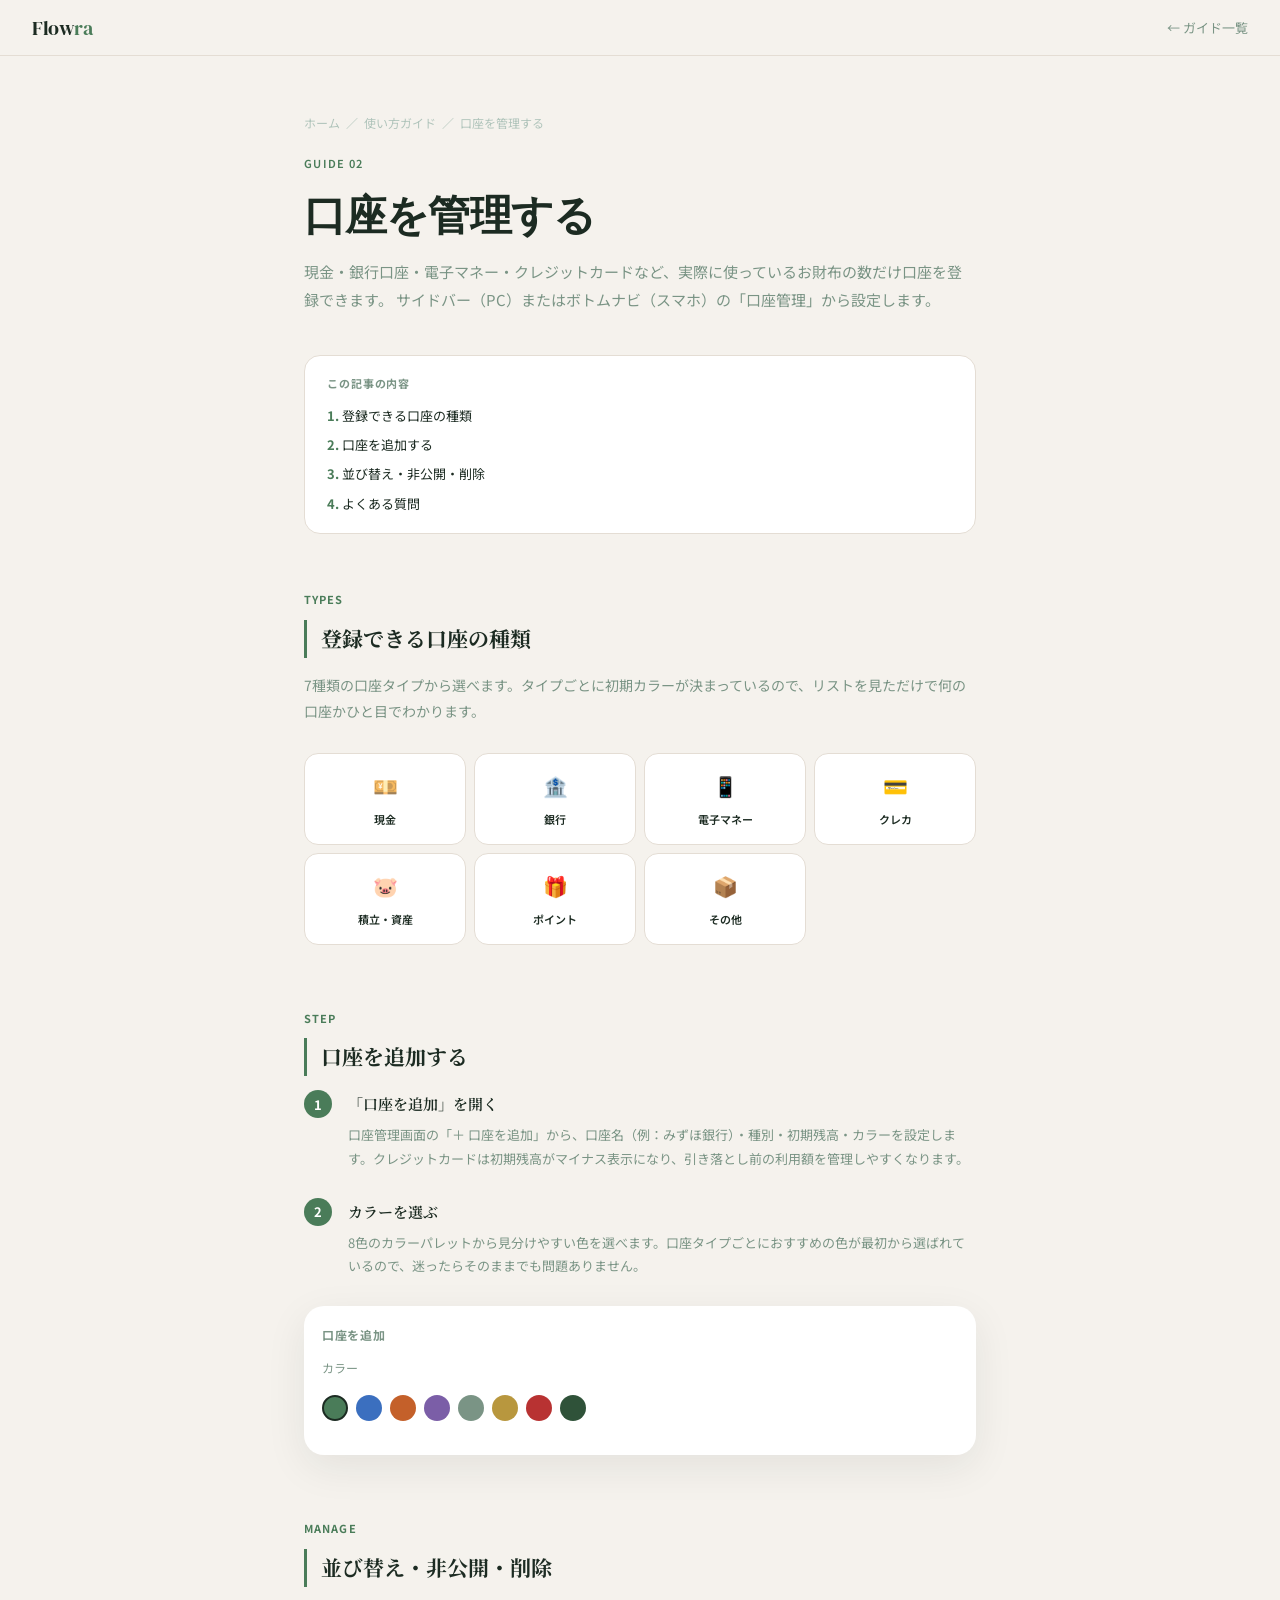
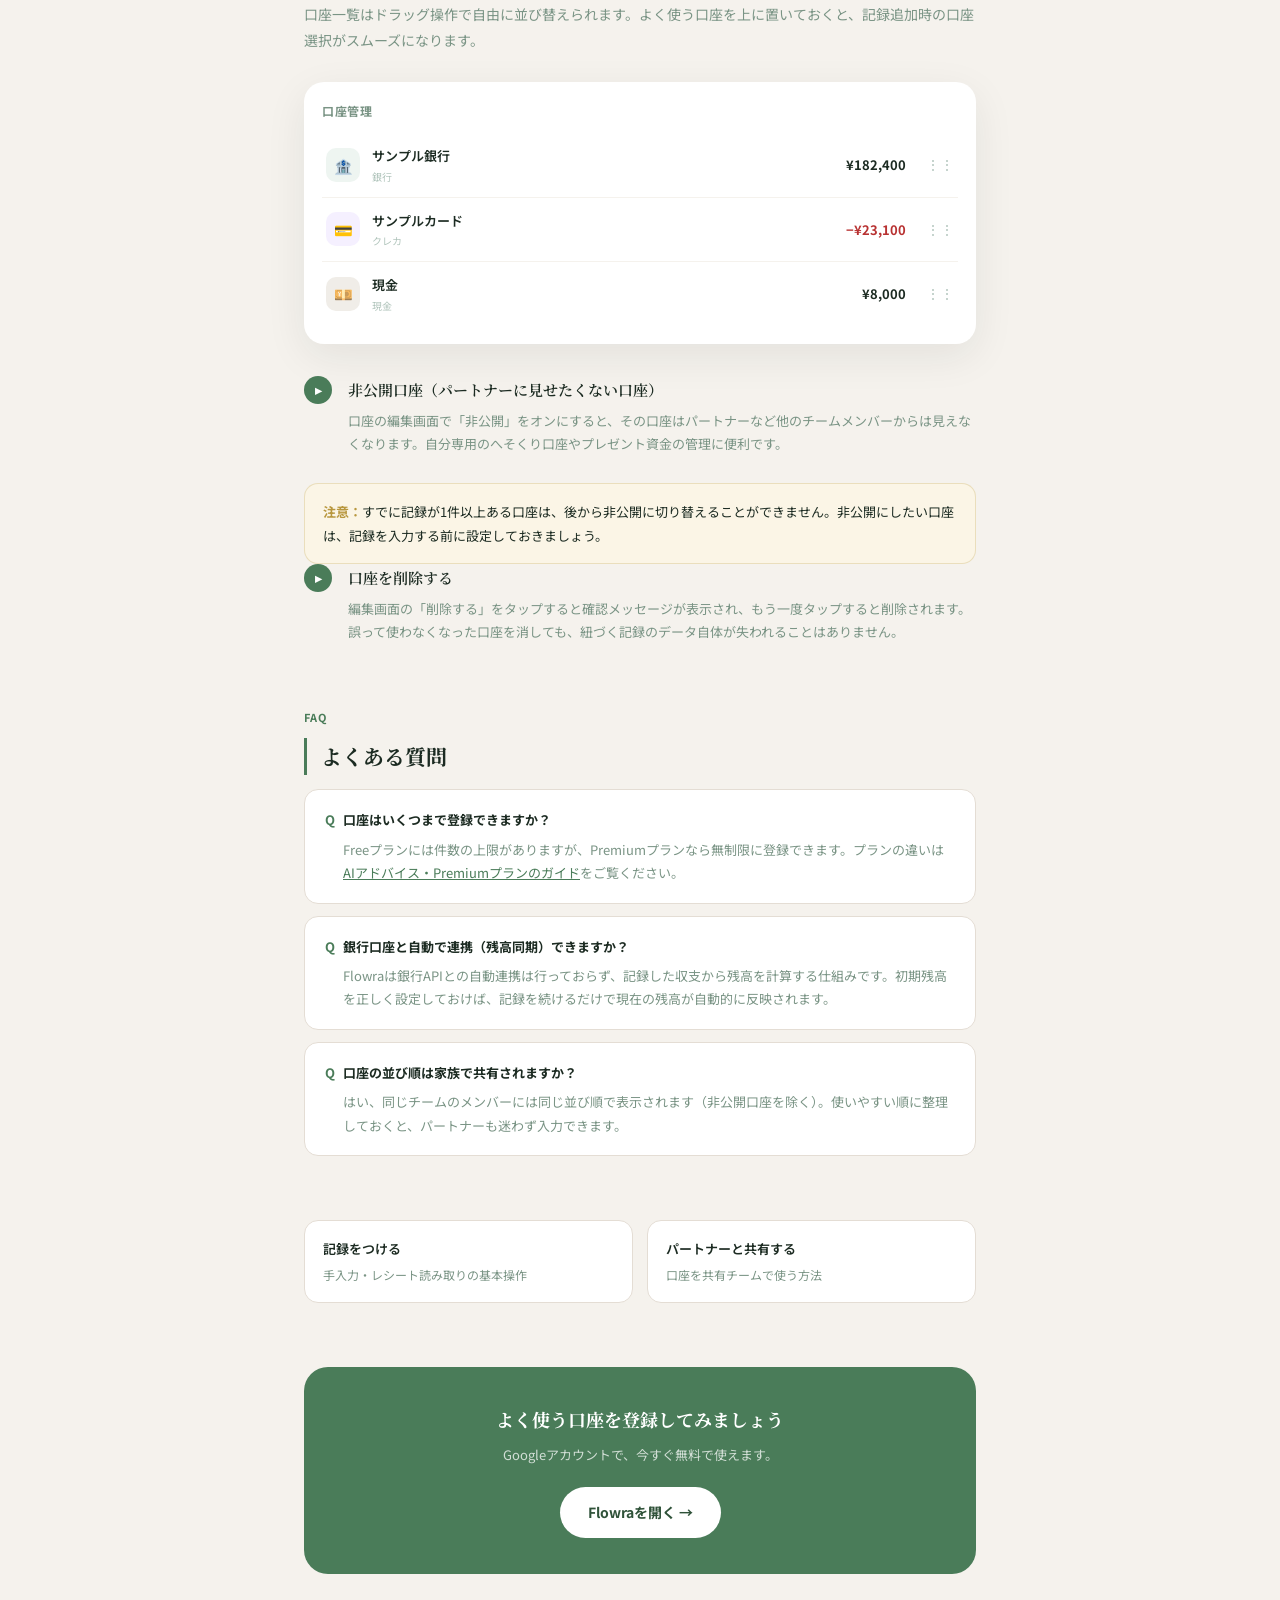
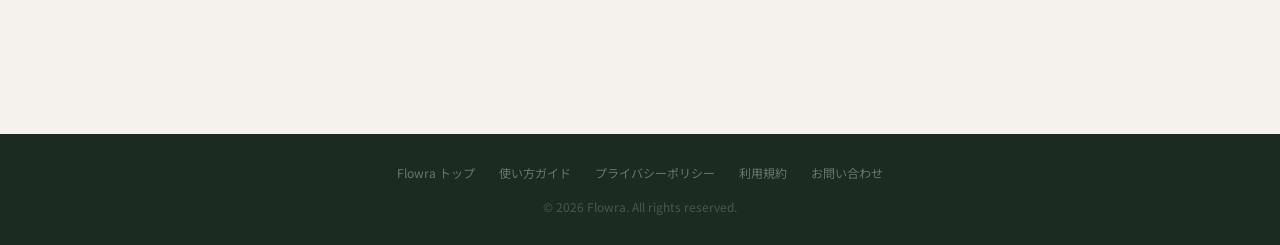
<file: lp/guide/accounts/index.html>
<!DOCTYPE html>
<html lang="ja">
<head>
  <meta charset="UTF-8">
  <meta name="viewport" content="width=device-width, initial-scale=1.0">
  <title>口座管理の使い方 — Flowra使い方ガイド</title>

  <meta name="description" content="Flowra（フローラ）の口座管理機能の使い方を解説。現金・銀行・電子マネー・クレジットカードなど複数口座の登録方法、並び替え、非公開口座の設定まで図解つきで紹介します。">
  <meta name="keywords" content="Flowra,フローラ,口座管理,銀行口座,クレジットカード,家計簿アプリ,使い方">
  <link rel="canonical" href="https://flowra.taskra.jp/lp/guide/accounts/">
  <meta property="og:type" content="article">
  <meta property="og:url" content="https://flowra.taskra.jp/lp/guide/accounts/">
  <meta property="og:title" content="口座管理の使い方 — Flowra使い方ガイド">
  <meta property="og:description" content="現金・銀行・クレジットカードなど複数口座の登録方法と使い分け方を図解つきで解説します。">
  <meta property="og:image" content="https://flowra.taskra.jp/images/ogp.jpg">
  <meta property="og:site_name" content="Flowra（フローラ）">
  <meta property="og:locale" content="ja_JP">
  <meta name="twitter:card" content="summary_large_image">

  <link rel="preconnect" href="https://fonts.googleapis.com">
  <link rel="preconnect" href="https://fonts.gstatic.com" crossorigin>
  <link href="https://fonts.googleapis.com/css2?family=Noto+Sans+JP:wght@300;400;500;600;700&family=Noto+Serif+JP:wght@400;600;700&family=DM+Serif+Display:ital@0;1&display=swap" rel="stylesheet">

  <script type="application/ld+json">
  {
    "@context": "https://schema.org",
    "@type": "BreadcrumbList",
    "itemListElement": [
      { "@type": "ListItem", "position": 1, "name": "Flowra", "item": "https://flowra.taskra.jp/lp/" },
      { "@type": "ListItem", "position": 2, "name": "使い方ガイド", "item": "https://flowra.taskra.jp/lp/guide/" },
      { "@type": "ListItem", "position": 3, "name": "口座を管理する", "item": "https://flowra.taskra.jp/lp/guide/accounts/" }
    ]
  }
  </script>

  <style>
    :root {
      --sage:#4A7C59; --sage-lt:#6FA882; --sage-dk:#2F5239; --sage-bg:#EEF5F1;
      --mist:#E8F0EC; --stone:#F5F2ED; --ink:#1C2B22; --gold:#B8973E; --gold-bg:#FBF5E6;
      --warm:#FAF7F2; --mid:#7A9485; --mid-lt:#B0C4BB; --border:#E4DDD4; --white:#ffffff; --red:#B83232;
    }
    *, *::before, *::after { box-sizing: border-box; margin: 0; padding: 0; }
    html { scroll-behavior: smooth; }
    body { font-family: 'Noto Sans JP', sans-serif; background: var(--stone); color: var(--ink); line-height: 1.8; }

    nav { position: sticky; top: 0; z-index: 100; display: flex; align-items: center; justify-content: space-between; padding: 0 32px; height: 56px; background: rgba(245,242,237,0.92); backdrop-filter: blur(16px); border-bottom: 1px solid var(--border); }
    .nav-logo { font-family: 'DM Serif Display', serif; font-size: 20px; color: var(--ink); text-decoration: none; letter-spacing: -0.02em; }
    .nav-logo span { color: var(--sage); }
    .nav-back { font-size: 13px; color: var(--mid); text-decoration: none; }
    .nav-back:hover { color: var(--ink); }

    .page-wrap { max-width: 720px; margin: 0 auto; padding: 56px 24px 120px; }
    .crumbs { font-size: 12px; color: var(--mid-lt); margin-bottom: 20px; display: flex; gap: 6px; flex-wrap: wrap; }
    .crumbs a { color: var(--mid-lt); text-decoration: none; }
    .crumbs a:hover { color: var(--sage); }

    .page-label { font-size: 11px; font-weight: 600; letter-spacing: 0.12em; color: var(--sage); text-transform: uppercase; margin-bottom: 16px; }
    .page-title { font-family: 'DM Serif Display', serif; font-size: clamp(28px, 5vw, 42px); line-height: 1.25; letter-spacing: -0.02em; color: var(--ink); margin-bottom: 16px; }
    .page-lead { font-size: 15px; color: var(--mid); margin-bottom: 40px; line-height: 1.9; }

    .toc { background: var(--white); border: 1px solid var(--border); border-radius: 16px; padding: 18px 22px; margin-bottom: 56px; }
    .toc-title { font-size: 11px; font-weight: 700; letter-spacing: 0.08em; color: var(--mid); text-transform: uppercase; margin-bottom: 10px; }
    .toc ol { list-style: none; display: flex; flex-direction: column; gap: 6px; counter-reset: toc; }
    .toc li { counter-increment: toc; font-size: 13px; }
    .toc li::before { content: counter(toc) '. '; color: var(--sage); font-weight: 700; }
    .toc a { color: var(--ink); text-decoration: none; }
    .toc a:hover { color: var(--sage); text-decoration: underline; }

    .sec { margin-bottom: 64px; scroll-margin-top: 72px; }
    .sec-label { font-size: 11px; font-weight: 700; letter-spacing: 0.1em; color: var(--sage); text-transform: uppercase; margin-bottom: 10px; }
    .sec h2 { font-family: 'Noto Serif JP', serif; font-size: 21px; font-weight: 700; color: var(--ink); margin-bottom: 14px; padding-left: 14px; border-left: 3px solid var(--sage); }
    .sec-desc { font-size: 14px; color: var(--mid); line-height: 1.9; margin-bottom: 28px; }

    .step-row { display: flex; gap: 16px; margin-bottom: 28px; }
    .step-badge { flex-shrink: 0; width: 28px; height: 28px; border-radius: 50%; background: var(--sage); color: #fff; font-size: 13px; font-weight: 700; display: flex; align-items: center; justify-content: center; }
    .step-body h3 { font-family: 'Noto Serif JP', serif; font-size: 15px; font-weight: 600; color: var(--ink); margin-bottom: 6px; }
    .step-body p { font-size: 13px; color: var(--mid); line-height: 1.8; }

    /* 図解：パネル風モック */
    .panel { background: var(--white); border-radius: 20px; padding: 18px; box-shadow: 0 12px 40px rgba(28,43,34,0.08); margin: 24px 0 32px; }
    .panel-title { font-size: 12px; font-weight: 700; color: var(--mid); text-transform: uppercase; letter-spacing: 0.06em; margin-bottom: 12px; }
    .acct-row { display: flex; align-items: center; gap: 12px; padding: 11px 4px; border-bottom: 1px solid var(--stone); }
    .acct-row:last-child { border-bottom: none; }
    .acct-icon { width: 34px; height: 34px; border-radius: 10px; display: flex; align-items: center; justify-content: center; font-size: 15px; flex-shrink: 0; }
    .acct-icon.green  { background: #EEF5F1; }
    .acct-icon.blue   { background: #EEF3FF; }
    .acct-icon.purple { background: #F5F0FF; }
    .acct-icon.stone  { background: #F0EDE8; }
    .acct-icon.gold   { background: #FBF5E6; }
    .acct-name { font-size: 13px; font-weight: 600; color: var(--ink); }
    .acct-type { font-size: 10px; color: var(--mid-lt); }
    .acct-balance { margin-left: auto; font-size: 13px; font-weight: 700; color: var(--ink); }
    .acct-balance.neg { color: var(--red); }
    .acct-drag { font-size: 14px; color: var(--mid-lt); margin-left: 8px; }

    .swatch-row { display: flex; gap: 8px; margin: 16px 0; flex-wrap: wrap; }
    .swatch { width: 26px; height: 26px; border-radius: 50%; border: 2px solid transparent; }
    .swatch.active { border-color: var(--ink); }

    .type-grid { display: grid; grid-template-columns: repeat(4, 1fr); gap: 8px; margin: 16px 0 32px; }
    .type-card { background: var(--white); border: 1px solid var(--border); border-radius: 14px; padding: 14px 8px; text-align: center; }
    .type-card .ic { font-size: 20px; margin-bottom: 6px; }
    .type-card .lb { font-size: 11px; font-weight: 600; color: var(--ink); }

    .tip { background: var(--sage-bg); border: 1px solid rgba(74,124,89,0.15); border-radius: 14px; padding: 16px 18px; font-size: 13px; color: var(--ink); line-height: 1.8; margin-top: 8px; }
    .tip strong { color: var(--sage-dk); }
    .warn-tip { background: var(--gold-bg); border: 1px solid rgba(184,151,62,0.25); border-radius: 14px; padding: 16px 18px; font-size: 13px; color: var(--ink); line-height: 1.8; margin-top: 8px; }
    .warn-tip strong { color: var(--gold); }

    .faq-mini { display: flex; flex-direction: column; gap: 12px; }
    .faq-item { background: var(--white); border: 1px solid var(--border); border-radius: 14px; padding: 18px 20px; }
    .faq-q { font-size: 13px; font-weight: 700; color: var(--ink); margin-bottom: 6px; display: flex; gap: 8px; }
    .faq-q::before { content: 'Q'; color: var(--sage); }
    .faq-a { font-size: 13px; color: var(--mid); line-height: 1.8; padding-left: 18px; }

    .related { display: grid; grid-template-columns: repeat(auto-fit, minmax(220px, 1fr)); gap: 14px; margin-top: 16px; }
    .related a { display: block; background: var(--white); border: 1px solid var(--border); border-radius: 14px; padding: 16px 18px; text-decoration: none; font-size: 13px; color: var(--ink); font-weight: 600; }
    .related a:hover { border-color: var(--sage); }
    .related span { display: block; font-size: 12px; color: var(--mid); font-weight: 400; margin-top: 4px; }

    .cta-band { background: var(--sage); border-radius: 24px; padding: 36px 28px; text-align: center; margin-top: 64px; }
    .cta-band-title { font-family: 'Noto Serif JP', serif; font-size: 18px; font-weight: 700; color: #fff; margin-bottom: 8px; }
    .cta-band-desc { font-size: 13px; color: rgba(255,255,255,0.75); margin-bottom: 20px; }
    .cta-band-btn { display: inline-block; background: #fff; color: var(--sage-dk); font-size: 14px; font-weight: 700; padding: 13px 28px; border-radius: 100px; text-decoration: none; }

    footer { background: var(--ink); padding: 28px 24px; text-align: center; margin-top: 40px; }
    .footer-links { display: flex; justify-content: center; gap: 24px; margin-bottom: 12px; flex-wrap: wrap; }
    .footer-links a { font-size: 12px; color: rgba(255,255,255,0.35); text-decoration: none; }
    .footer-links a:hover { color: rgba(255,255,255,0.7); }
    .footer-copy { font-size: 12px; color: rgba(255,255,255,0.2); }

    @media (max-width: 640px) { nav { padding: 0 16px; } .page-wrap { padding: 40px 20px 80px; } .type-grid { grid-template-columns: repeat(3, 1fr); } }
  </style>
</head>
<body>

<nav>
  <a href="https://flowra.taskra.jp/lp/" class="nav-logo">Flow<span>ra</span></a>
  <a href="https://flowra.taskra.jp/lp/guide/" class="nav-back">← ガイド一覧</a>
</nav>

<div class="page-wrap">
  <div class="crumbs">
    <a href="https://flowra.taskra.jp/lp/">ホーム</a><span>／</span>
    <a href="https://flowra.taskra.jp/lp/guide/">使い方ガイド</a><span>／</span>
    <span>口座を管理する</span>
  </div>
  <div class="page-label">Guide 02</div>
  <h1 class="page-title">口座を管理する</h1>
  <p class="page-lead">
    現金・銀行口座・電子マネー・クレジットカードなど、実際に使っているお財布の数だけ口座を登録できます。
    サイドバー（PC）またはボトムナビ（スマホ）の「口座管理」から設定します。
  </p>

  <div class="toc">
    <div class="toc-title">この記事の内容</div>
    <ol>
      <li><a href="#types">登録できる口座の種類</a></li>
      <li><a href="#add">口座を追加する</a></li>
      <li><a href="#manage">並び替え・非公開・削除</a></li>
      <li><a href="#faq">よくある質問</a></li>
    </ol>
  </div>

  <section class="sec" id="types">
    <div class="sec-label">Types</div>
    <h2>登録できる口座の種類</h2>
    <p class="sec-desc">7種類の口座タイプから選べます。タイプごとに初期カラーが決まっているので、リストを見ただけで何の口座かひと目でわかります。</p>
    <div class="type-grid">
      <div class="type-card"><div class="ic">💴</div><div class="lb">現金</div></div>
      <div class="type-card"><div class="ic">🏦</div><div class="lb">銀行</div></div>
      <div class="type-card"><div class="ic">📱</div><div class="lb">電子マネー</div></div>
      <div class="type-card"><div class="ic">💳</div><div class="lb">クレカ</div></div>
      <div class="type-card"><div class="ic">🐷</div><div class="lb">積立・資産</div></div>
      <div class="type-card"><div class="ic">🎁</div><div class="lb">ポイント</div></div>
      <div class="type-card"><div class="ic">📦</div><div class="lb">その他</div></div>
    </div>
  </section>

  <section class="sec" id="add">
    <div class="sec-label">Step</div>
    <h2>口座を追加する</h2>
    <div class="step-row">
      <div class="step-badge">1</div>
      <div class="step-body">
        <h3>「口座を追加」を開く</h3>
        <p>口座管理画面の「＋ 口座を追加」から、口座名（例：みずほ銀行）・種別・初期残高・カラーを設定します。クレジットカードは初期残高がマイナス表示になり、引き落とし前の利用額を管理しやすくなります。</p>
      </div>
    </div>
    <div class="step-row">
      <div class="step-badge">2</div>
      <div class="step-body">
        <h3>カラーを選ぶ</h3>
        <p>8色のカラーパレットから見分けやすい色を選べます。口座タイプごとにおすすめの色が最初から選ばれているので、迷ったらそのままでも問題ありません。</p>
      </div>
    </div>

    <div class="panel">
      <div class="panel-title">口座を追加</div>
      <div style="font-size:12px;color:var(--mid);margin-bottom:8px;">カラー</div>
      <div class="swatch-row">
        <div class="swatch active" style="background:#4A7C59;"></div>
        <div class="swatch" style="background:#3B6FBF;"></div>
        <div class="swatch" style="background:#C4602A;"></div>
        <div class="swatch" style="background:#7B5EA7;"></div>
        <div class="swatch" style="background:#7A9485;"></div>
        <div class="swatch" style="background:#B8973E;"></div>
        <div class="swatch" style="background:#B83232;"></div>
        <div class="swatch" style="background:#2F5239;"></div>
      </div>
    </div>
  </section>

  <section class="sec" id="manage">
    <div class="sec-label">Manage</div>
    <h2>並び替え・非公開・削除</h2>
    <p class="sec-desc">口座一覧はドラッグ操作で自由に並び替えられます。よく使う口座を上に置いておくと、記録追加時の口座選択がスムーズになります。</p>

    <div class="panel">
      <div class="panel-title">口座管理</div>
      <div class="acct-row"><div class="acct-icon green">🏦</div><div><div class="acct-name">サンプル銀行</div><div class="acct-type">銀行</div></div><div class="acct-balance">¥182,400</div><div class="acct-drag">⋮⋮</div></div>
      <div class="acct-row"><div class="acct-icon purple">💳</div><div><div class="acct-name">サンプルカード</div><div class="acct-type">クレカ</div></div><div class="acct-balance neg">−¥23,100</div><div class="acct-drag">⋮⋮</div></div>
      <div class="acct-row"><div class="acct-icon stone">💴</div><div><div class="acct-name">現金</div><div class="acct-type">現金</div></div><div class="acct-balance">¥8,000</div><div class="acct-drag">⋮⋮</div></div>
    </div>

    <div class="step-row">
      <div class="step-badge">▸</div>
      <div class="step-body">
        <h3>非公開口座（パートナーに見せたくない口座）</h3>
        <p>口座の編集画面で「非公開」をオンにすると、その口座はパートナーなど他のチームメンバーからは見えなくなります。自分専用のへそくり口座やプレゼント資金の管理に便利です。</p>
      </div>
    </div>
    <div class="warn-tip"><strong>注意：</strong>すでに記録が1件以上ある口座は、後から非公開に切り替えることができません。非公開にしたい口座は、記録を入力する前に設定しておきましょう。</div>

    <div class="step-row">
      <div class="step-badge">▸</div>
      <div class="step-body">
        <h3>口座を削除する</h3>
        <p>編集画面の「削除する」をタップすると確認メッセージが表示され、もう一度タップすると削除されます。誤って使わなくなった口座を消しても、紐づく記録のデータ自体が失われることはありません。</p>
      </div>
    </div>
  </section>

  <section class="sec" id="faq">
    <div class="sec-label">FAQ</div>
    <h2>よくある質問</h2>
    <div class="faq-mini">
      <div class="faq-item">
        <div class="faq-q">口座はいくつまで登録できますか？</div>
        <div class="faq-a">Freeプランには件数の上限がありますが、Premiumプランなら無制限に登録できます。プランの違いは<a href="https://flowra.taskra.jp/lp/guide/premium/" style="color:var(--sage);">AIアドバイス・Premiumプランのガイド</a>をご覧ください。</div>
      </div>
      <div class="faq-item">
        <div class="faq-q">銀行口座と自動で連携（残高同期）できますか？</div>
        <div class="faq-a">Flowraは銀行APIとの自動連携は行っておらず、記録した収支から残高を計算する仕組みです。初期残高を正しく設定しておけば、記録を続けるだけで現在の残高が自動的に反映されます。</div>
      </div>
      <div class="faq-item">
        <div class="faq-q">口座の並び順は家族で共有されますか？</div>
        <div class="faq-a">はい、同じチームのメンバーには同じ並び順で表示されます（非公開口座を除く）。使いやすい順に整理しておくと、パートナーも迷わず入力できます。</div>
      </div>
    </div>
  </section>

  <div class="related">
    <a href="https://flowra.taskra.jp/lp/guide/records/">記録をつける<span>手入力・レシート読み取りの基本操作</span></a>
    <a href="https://flowra.taskra.jp/lp/guide/team/">パートナーと共有する<span>口座を共有チームで使う方法</span></a>
  </div>

  <div class="cta-band">
    <div class="cta-band-title">よく使う口座を登録してみましょう</div>
    <div class="cta-band-desc">Googleアカウントで、今すぐ無料で使えます。</div>
    <a href="https://flowra.taskra.jp" class="cta-band-btn">Flowraを開く →</a>
  </div>
</div>

<footer>
  <div class="footer-links">
    <a href="https://flowra.taskra.jp/lp/">Flowra トップ</a>
    <a href="https://flowra.taskra.jp/lp/guide/">使い方ガイド</a>
    <a href="https://flowra.taskra.jp/lp/privacy/">プライバシーポリシー</a>
    <a href="https://flowra.taskra.jp/lp/terms/">利用規約</a>
    <a href="https://flowra.taskra.jp/lp/contact/">お問い合わせ</a>
  </div>
  <p class="footer-copy">© 2026 Flowra. All rights reserved.</p>
</footer>

</body>
</html>
</file>
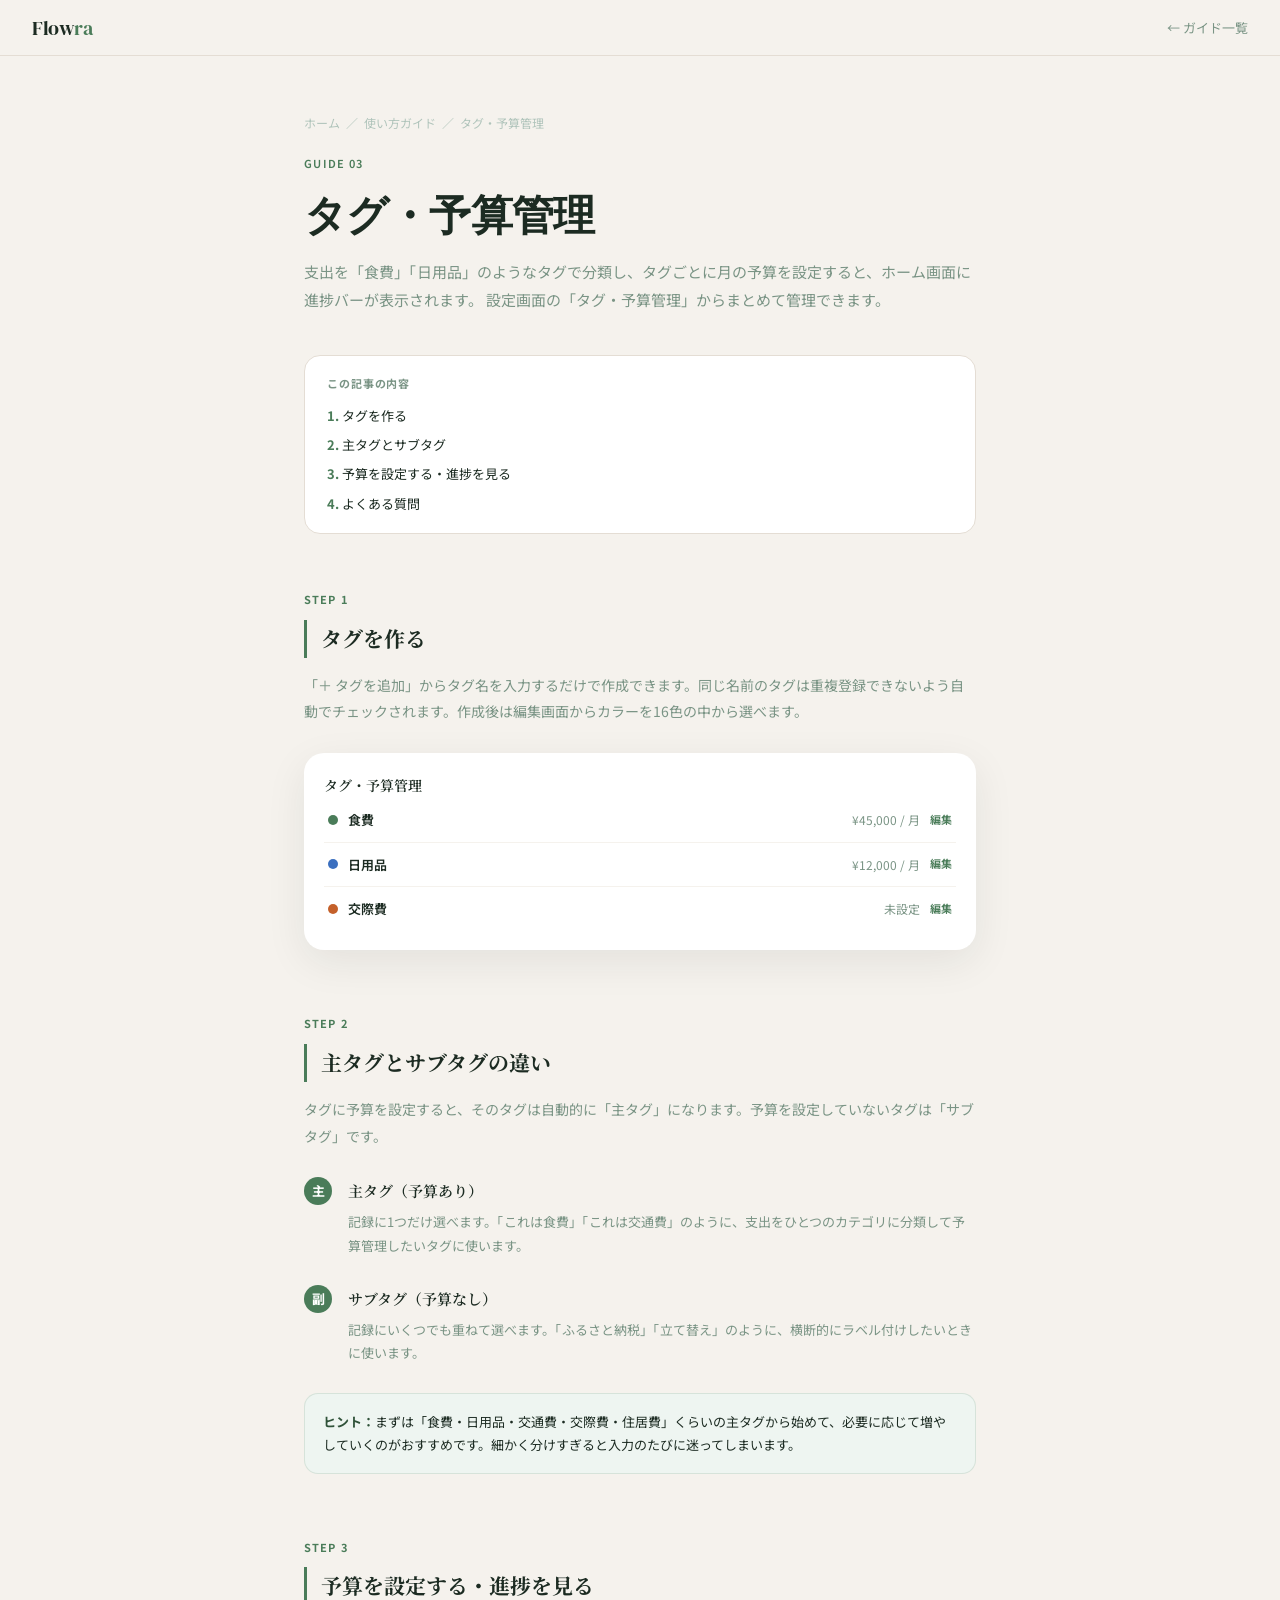
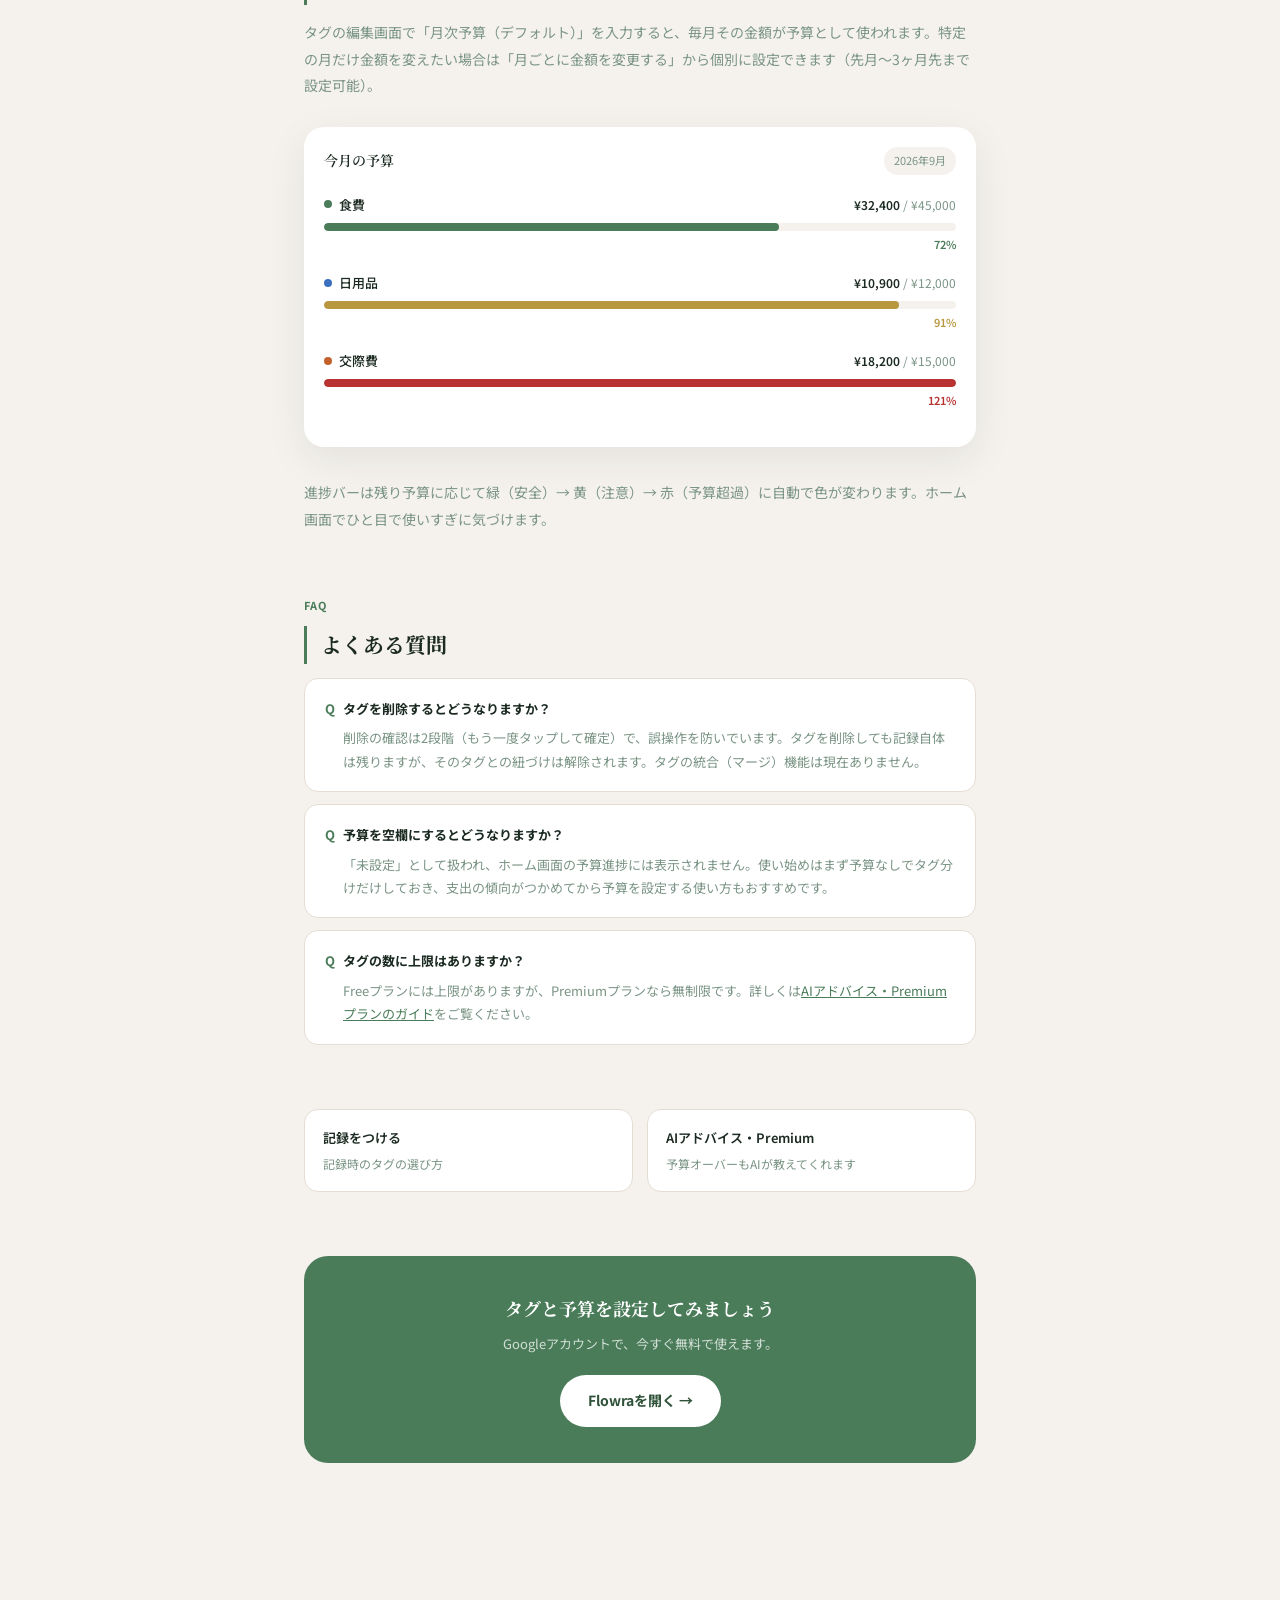
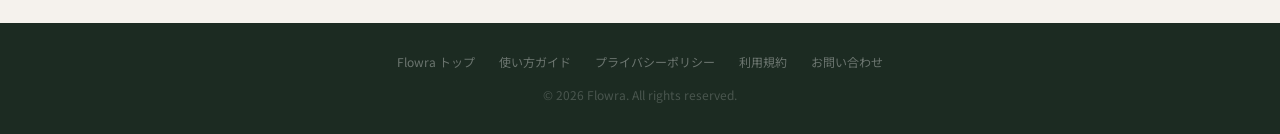
<file: lp/guide/budget/index.html>
<!DOCTYPE html>
<html lang="ja">
<head>
  <meta charset="UTF-8">
  <meta name="viewport" content="width=device-width, initial-scale=1.0">
  <title>タグ・予算管理の使い方 — Flowra使い方ガイド</title>

  <meta name="description" content="Flowra（フローラ）のタグ・予算管理機能の使い方を解説。タグの作り方、主タグ・サブタグの違い、月ごとの予算設定と進捗バーの見方まで図解つきで紹介します。">
  <meta name="keywords" content="Flowra,フローラ,タグ,予算管理,家計簿アプリ,使い方,節約">
  <link rel="canonical" href="https://flowra.taskra.jp/lp/guide/budget/">
  <meta property="og:type" content="article">
  <meta property="og:url" content="https://flowra.taskra.jp/lp/guide/budget/">
  <meta property="og:title" content="タグ・予算管理の使い方 — Flowra使い方ガイド">
  <meta property="og:description" content="タグの作り方と、タグごとに月の予算を設定して進捗を可視化する方法を図解つきで解説します。">
  <meta property="og:image" content="https://flowra.taskra.jp/images/ogp.jpg">
  <meta property="og:site_name" content="Flowra（フローラ）">
  <meta property="og:locale" content="ja_JP">
  <meta name="twitter:card" content="summary_large_image">

  <link rel="preconnect" href="https://fonts.googleapis.com">
  <link rel="preconnect" href="https://fonts.gstatic.com" crossorigin>
  <link href="https://fonts.googleapis.com/css2?family=Noto+Sans+JP:wght@300;400;500;600;700&family=Noto+Serif+JP:wght@400;600;700&family=DM+Serif+Display:ital@0;1&display=swap" rel="stylesheet">

  <script type="application/ld+json">
  {
    "@context": "https://schema.org",
    "@type": "BreadcrumbList",
    "itemListElement": [
      { "@type": "ListItem", "position": 1, "name": "Flowra", "item": "https://flowra.taskra.jp/lp/" },
      { "@type": "ListItem", "position": 2, "name": "使い方ガイド", "item": "https://flowra.taskra.jp/lp/guide/" },
      { "@type": "ListItem", "position": 3, "name": "タグ・予算管理", "item": "https://flowra.taskra.jp/lp/guide/budget/" }
    ]
  }
  </script>

  <style>
    :root {
      --sage:#4A7C59; --sage-lt:#6FA882; --sage-dk:#2F5239; --sage-bg:#EEF5F1;
      --mist:#E8F0EC; --stone:#F5F2ED; --ink:#1C2B22; --gold:#B8973E; --gold-bg:#FBF5E6;
      --warm:#FAF7F2; --mid:#7A9485; --mid-lt:#B0C4BB; --border:#E4DDD4; --white:#ffffff; --red:#B83232;
    }
    *, *::before, *::after { box-sizing: border-box; margin: 0; padding: 0; }
    html { scroll-behavior: smooth; }
    body { font-family: 'Noto Sans JP', sans-serif; background: var(--stone); color: var(--ink); line-height: 1.8; }

    nav { position: sticky; top: 0; z-index: 100; display: flex; align-items: center; justify-content: space-between; padding: 0 32px; height: 56px; background: rgba(245,242,237,0.92); backdrop-filter: blur(16px); border-bottom: 1px solid var(--border); }
    .nav-logo { font-family: 'DM Serif Display', serif; font-size: 20px; color: var(--ink); text-decoration: none; letter-spacing: -0.02em; }
    .nav-logo span { color: var(--sage); }
    .nav-back { font-size: 13px; color: var(--mid); text-decoration: none; }
    .nav-back:hover { color: var(--ink); }

    .page-wrap { max-width: 720px; margin: 0 auto; padding: 56px 24px 120px; }
    .crumbs { font-size: 12px; color: var(--mid-lt); margin-bottom: 20px; display: flex; gap: 6px; flex-wrap: wrap; }
    .crumbs a { color: var(--mid-lt); text-decoration: none; }
    .crumbs a:hover { color: var(--sage); }

    .page-label { font-size: 11px; font-weight: 600; letter-spacing: 0.12em; color: var(--sage); text-transform: uppercase; margin-bottom: 16px; }
    .page-title { font-family: 'DM Serif Display', serif; font-size: clamp(28px, 5vw, 42px); line-height: 1.25; letter-spacing: -0.02em; color: var(--ink); margin-bottom: 16px; }
    .page-lead { font-size: 15px; color: var(--mid); margin-bottom: 40px; line-height: 1.9; }

    .toc { background: var(--white); border: 1px solid var(--border); border-radius: 16px; padding: 18px 22px; margin-bottom: 56px; }
    .toc-title { font-size: 11px; font-weight: 700; letter-spacing: 0.08em; color: var(--mid); text-transform: uppercase; margin-bottom: 10px; }
    .toc ol { list-style: none; display: flex; flex-direction: column; gap: 6px; counter-reset: toc; }
    .toc li { counter-increment: toc; font-size: 13px; }
    .toc li::before { content: counter(toc) '. '; color: var(--sage); font-weight: 700; }
    .toc a { color: var(--ink); text-decoration: none; }
    .toc a:hover { color: var(--sage); text-decoration: underline; }

    .sec { margin-bottom: 64px; scroll-margin-top: 72px; }
    .sec-label { font-size: 11px; font-weight: 700; letter-spacing: 0.1em; color: var(--sage); text-transform: uppercase; margin-bottom: 10px; }
    .sec h2 { font-family: 'Noto Serif JP', serif; font-size: 21px; font-weight: 700; color: var(--ink); margin-bottom: 14px; padding-left: 14px; border-left: 3px solid var(--sage); }
    .sec-desc { font-size: 14px; color: var(--mid); line-height: 1.9; margin-bottom: 28px; }

    .step-row { display: flex; gap: 16px; margin-bottom: 28px; }
    .step-badge { flex-shrink: 0; width: 28px; height: 28px; border-radius: 50%; background: var(--sage); color: #fff; font-size: 13px; font-weight: 700; display: flex; align-items: center; justify-content: center; }
    .step-body h3 { font-family: 'Noto Serif JP', serif; font-size: 15px; font-weight: 600; color: var(--ink); margin-bottom: 6px; }
    .step-body p { font-size: 13px; color: var(--mid); line-height: 1.8; }

    .panel { background: var(--white); border-radius: 20px; padding: 20px; box-shadow: 0 12px 40px rgba(28,43,34,0.08); margin: 24px 0 32px; }
    .panel-header { display: flex; align-items: center; justify-content: space-between; margin-bottom: 18px; }
    .panel-title { font-family: 'Noto Serif JP', serif; font-size: 14px; font-weight: 600; color: var(--ink); }
    .panel-month { font-size: 11px; color: var(--mid); background: var(--stone); padding: 4px 10px; border-radius: 100px; }

    .b-row { margin-bottom: 16px; }
    .b-row-head { display: flex; align-items: center; justify-content: space-between; margin-bottom: 7px; }
    .b-row-label { display: flex; align-items: center; gap: 7px; font-size: 13px; font-weight: 500; color: var(--ink); }
    .b-dot { width: 8px; height: 8px; border-radius: 50%; }
    .b-row-amounts { font-size: 12px; color: var(--mid); }
    .b-row-amounts strong { color: var(--ink); font-weight: 600; }
    .b-bar-track { width: 100%; height: 8px; background: var(--stone); border-radius: 100px; overflow: hidden; }
    .b-bar-fill { height: 100%; border-radius: 100px; }
    .b-bar-fill.safe { background: var(--sage); }
    .b-bar-fill.warn { background: var(--gold); }
    .b-bar-fill.over { background: var(--red); }
    .b-row-pct { font-size: 11px; font-weight: 600; margin-top: 4px; text-align: right; }
    .b-row-pct.safe { color: var(--sage); }
    .b-row-pct.warn { color: var(--gold); }
    .b-row-pct.over { color: var(--red); }

    .tag-row { display: flex; align-items: center; gap: 10px; padding: 10px 4px; border-bottom: 1px solid var(--stone); font-size: 13px; }
    .tag-row:last-child { border-bottom: none; }
    .tag-dot { width: 10px; height: 10px; border-radius: 50%; flex-shrink: 0; }
    .tag-name { font-weight: 600; color: var(--ink); flex: 1; }
    .tag-budget { font-size: 12px; color: var(--mid); }
    .tag-edit { font-size: 11px; color: var(--sage); font-weight: 600; }

    .tip { background: var(--sage-bg); border: 1px solid rgba(74,124,89,0.15); border-radius: 14px; padding: 16px 18px; font-size: 13px; color: var(--ink); line-height: 1.8; margin-top: 8px; }
    .tip strong { color: var(--sage-dk); }
    .warn-tip { background: var(--gold-bg); border: 1px solid rgba(184,151,62,0.25); border-radius: 14px; padding: 16px 18px; font-size: 13px; color: var(--ink); line-height: 1.8; margin-top: 8px; }
    .warn-tip strong { color: var(--gold); }

    .faq-mini { display: flex; flex-direction: column; gap: 12px; }
    .faq-item { background: var(--white); border: 1px solid var(--border); border-radius: 14px; padding: 18px 20px; }
    .faq-q { font-size: 13px; font-weight: 700; color: var(--ink); margin-bottom: 6px; display: flex; gap: 8px; }
    .faq-q::before { content: 'Q'; color: var(--sage); }
    .faq-a { font-size: 13px; color: var(--mid); line-height: 1.8; padding-left: 18px; }

    .related { display: grid; grid-template-columns: repeat(auto-fit, minmax(220px, 1fr)); gap: 14px; margin-top: 16px; }
    .related a { display: block; background: var(--white); border: 1px solid var(--border); border-radius: 14px; padding: 16px 18px; text-decoration: none; font-size: 13px; color: var(--ink); font-weight: 600; }
    .related a:hover { border-color: var(--sage); }
    .related span { display: block; font-size: 12px; color: var(--mid); font-weight: 400; margin-top: 4px; }

    .cta-band { background: var(--sage); border-radius: 24px; padding: 36px 28px; text-align: center; margin-top: 64px; }
    .cta-band-title { font-family: 'Noto Serif JP', serif; font-size: 18px; font-weight: 700; color: #fff; margin-bottom: 8px; }
    .cta-band-desc { font-size: 13px; color: rgba(255,255,255,0.75); margin-bottom: 20px; }
    .cta-band-btn { display: inline-block; background: #fff; color: var(--sage-dk); font-size: 14px; font-weight: 700; padding: 13px 28px; border-radius: 100px; text-decoration: none; }

    footer { background: var(--ink); padding: 28px 24px; text-align: center; margin-top: 40px; }
    .footer-links { display: flex; justify-content: center; gap: 24px; margin-bottom: 12px; flex-wrap: wrap; }
    .footer-links a { font-size: 12px; color: rgba(255,255,255,0.35); text-decoration: none; }
    .footer-links a:hover { color: rgba(255,255,255,0.7); }
    .footer-copy { font-size: 12px; color: rgba(255,255,255,0.2); }

    @media (max-width: 640px) { nav { padding: 0 16px; } .page-wrap { padding: 40px 20px 80px; } }
  </style>
</head>
<body>

<nav>
  <a href="https://flowra.taskra.jp/lp/" class="nav-logo">Flow<span>ra</span></a>
  <a href="https://flowra.taskra.jp/lp/guide/" class="nav-back">← ガイド一覧</a>
</nav>

<div class="page-wrap">
  <div class="crumbs">
    <a href="https://flowra.taskra.jp/lp/">ホーム</a><span>／</span>
    <a href="https://flowra.taskra.jp/lp/guide/">使い方ガイド</a><span>／</span>
    <span>タグ・予算管理</span>
  </div>
  <div class="page-label">Guide 03</div>
  <h1 class="page-title">タグ・予算管理</h1>
  <p class="page-lead">
    支出を「食費」「日用品」のようなタグで分類し、タグごとに月の予算を設定すると、ホーム画面に進捗バーが表示されます。
    設定画面の「タグ・予算管理」からまとめて管理できます。
  </p>

  <div class="toc">
    <div class="toc-title">この記事の内容</div>
    <ol>
      <li><a href="#tag">タグを作る</a></li>
      <li><a href="#type">主タグとサブタグ</a></li>
      <li><a href="#budget">予算を設定する・進捗を見る</a></li>
      <li><a href="#faq">よくある質問</a></li>
    </ol>
  </div>

  <section class="sec" id="tag">
    <div class="sec-label">Step 1</div>
    <h2>タグを作る</h2>
    <p class="sec-desc">「＋ タグを追加」からタグ名を入力するだけで作成できます。同じ名前のタグは重複登録できないよう自動でチェックされます。作成後は編集画面からカラーを16色の中から選べます。</p>

    <div class="panel">
      <div class="panel-title">タグ・予算管理</div>
      <div class="tag-row"><div class="tag-dot" style="background:var(--sage);"></div><div class="tag-name">食費</div><div class="tag-budget">¥45,000 / 月</div><div class="tag-edit">編集</div></div>
      <div class="tag-row"><div class="tag-dot" style="background:#3B6FBF;"></div><div class="tag-name">日用品</div><div class="tag-budget">¥12,000 / 月</div><div class="tag-edit">編集</div></div>
      <div class="tag-row"><div class="tag-dot" style="background:#C4602A;"></div><div class="tag-name">交際費</div><div class="tag-budget">未設定</div><div class="tag-edit">編集</div></div>
    </div>
  </section>

  <section class="sec" id="type">
    <div class="sec-label">Step 2</div>
    <h2>主タグとサブタグの違い</h2>
    <p class="sec-desc">タグに予算を設定すると、そのタグは自動的に「主タグ」になります。予算を設定していないタグは「サブタグ」です。</p>
    <div class="step-row">
      <div class="step-badge">主</div>
      <div class="step-body">
        <h3>主タグ（予算あり）</h3>
        <p>記録に1つだけ選べます。「これは食費」「これは交通費」のように、支出をひとつのカテゴリに分類して予算管理したいタグに使います。</p>
      </div>
    </div>
    <div class="step-row">
      <div class="step-badge">副</div>
      <div class="step-body">
        <h3>サブタグ（予算なし）</h3>
        <p>記録にいくつでも重ねて選べます。「ふるさと納税」「立て替え」のように、横断的にラベル付けしたいときに使います。</p>
      </div>
    </div>
    <div class="tip"><strong>ヒント：</strong>まずは「食費・日用品・交通費・交際費・住居費」くらいの主タグから始めて、必要に応じて増やしていくのがおすすめです。細かく分けすぎると入力のたびに迷ってしまいます。</div>
  </section>

  <section class="sec" id="budget">
    <div class="sec-label">Step 3</div>
    <h2>予算を設定する・進捗を見る</h2>
    <p class="sec-desc">タグの編集画面で「月次予算（デフォルト）」を入力すると、毎月その金額が予算として使われます。特定の月だけ金額を変えたい場合は「月ごとに金額を変更する」から個別に設定できます（先月〜3ヶ月先まで設定可能）。</p>

    <div class="panel">
      <div class="panel-header">
        <div class="panel-title">今月の予算</div>
        <div class="panel-month">2026年9月</div>
      </div>
      <div class="b-row">
        <div class="b-row-head"><div class="b-row-label"><span class="b-dot" style="background:var(--sage);"></span>食費</div><div class="b-row-amounts"><strong>¥32,400</strong> / ¥45,000</div></div>
        <div class="b-bar-track"><div class="b-bar-fill safe" style="width:72%;"></div></div>
        <div class="b-row-pct safe">72%</div>
      </div>
      <div class="b-row">
        <div class="b-row-head"><div class="b-row-label"><span class="b-dot" style="background:#3B6FBF;"></span>日用品</div><div class="b-row-amounts"><strong>¥10,900</strong> / ¥12,000</div></div>
        <div class="b-bar-track"><div class="b-bar-fill warn" style="width:91%;"></div></div>
        <div class="b-row-pct warn">91%</div>
      </div>
      <div class="b-row">
        <div class="b-row-head"><div class="b-row-label"><span class="b-dot" style="background:#C4602A;"></span>交際費</div><div class="b-row-amounts"><strong>¥18,200</strong> / ¥15,000</div></div>
        <div class="b-bar-track"><div class="b-bar-fill over" style="width:100%;"></div></div>
        <div class="b-row-pct over">121%</div>
      </div>
    </div>
    <p class="sec-desc">進捗バーは残り予算に応じて緑（安全）→ 黄（注意）→ 赤（予算超過）に自動で色が変わります。ホーム画面でひと目で使いすぎに気づけます。</p>
  </section>

  <section class="sec" id="faq">
    <div class="sec-label">FAQ</div>
    <h2>よくある質問</h2>
    <div class="faq-mini">
      <div class="faq-item">
        <div class="faq-q">タグを削除するとどうなりますか？</div>
        <div class="faq-a">削除の確認は2段階（もう一度タップして確定）で、誤操作を防いでいます。タグを削除しても記録自体は残りますが、そのタグとの紐づけは解除されます。タグの統合（マージ）機能は現在ありません。</div>
      </div>
      <div class="faq-item">
        <div class="faq-q">予算を空欄にするとどうなりますか？</div>
        <div class="faq-a">「未設定」として扱われ、ホーム画面の予算進捗には表示されません。使い始めはまず予算なしでタグ分けだけしておき、支出の傾向がつかめてから予算を設定する使い方もおすすめです。</div>
      </div>
      <div class="faq-item">
        <div class="faq-q">タグの数に上限はありますか？</div>
        <div class="faq-a">Freeプランには上限がありますが、Premiumプランなら無制限です。詳しくは<a href="https://flowra.taskra.jp/lp/guide/premium/" style="color:var(--sage);">AIアドバイス・Premiumプランのガイド</a>をご覧ください。</div>
      </div>
    </div>
  </section>

  <div class="related">
    <a href="https://flowra.taskra.jp/lp/guide/records/">記録をつける<span>記録時のタグの選び方</span></a>
    <a href="https://flowra.taskra.jp/lp/guide/premium/">AIアドバイス・Premium<span>予算オーバーもAIが教えてくれます</span></a>
  </div>

  <div class="cta-band">
    <div class="cta-band-title">タグと予算を設定してみましょう</div>
    <div class="cta-band-desc">Googleアカウントで、今すぐ無料で使えます。</div>
    <a href="https://flowra.taskra.jp" class="cta-band-btn">Flowraを開く →</a>
  </div>
</div>

<footer>
  <div class="footer-links">
    <a href="https://flowra.taskra.jp/lp/">Flowra トップ</a>
    <a href="https://flowra.taskra.jp/lp/guide/">使い方ガイド</a>
    <a href="https://flowra.taskra.jp/lp/privacy/">プライバシーポリシー</a>
    <a href="https://flowra.taskra.jp/lp/terms/">利用規約</a>
    <a href="https://flowra.taskra.jp/lp/contact/">お問い合わせ</a>
  </div>
  <p class="footer-copy">© 2026 Flowra. All rights reserved.</p>
</footer>

</body>
</html>
</file>
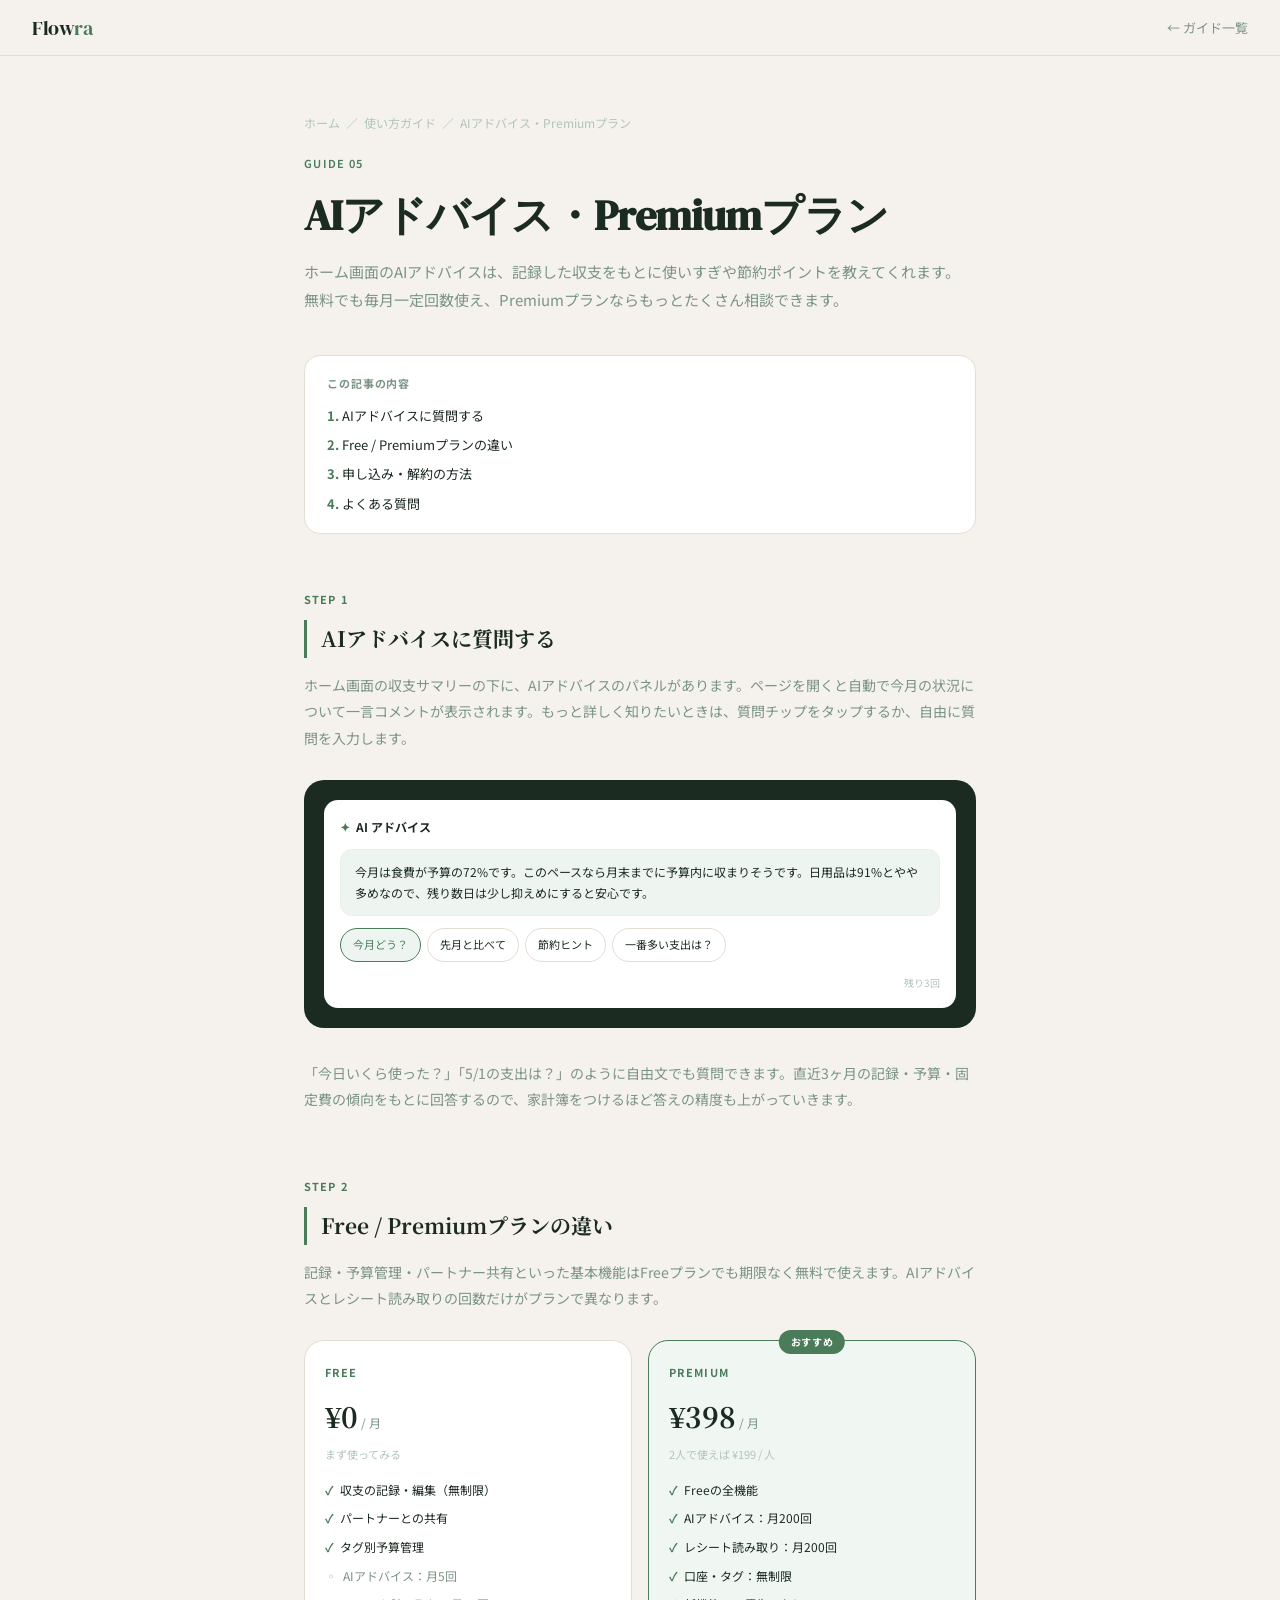
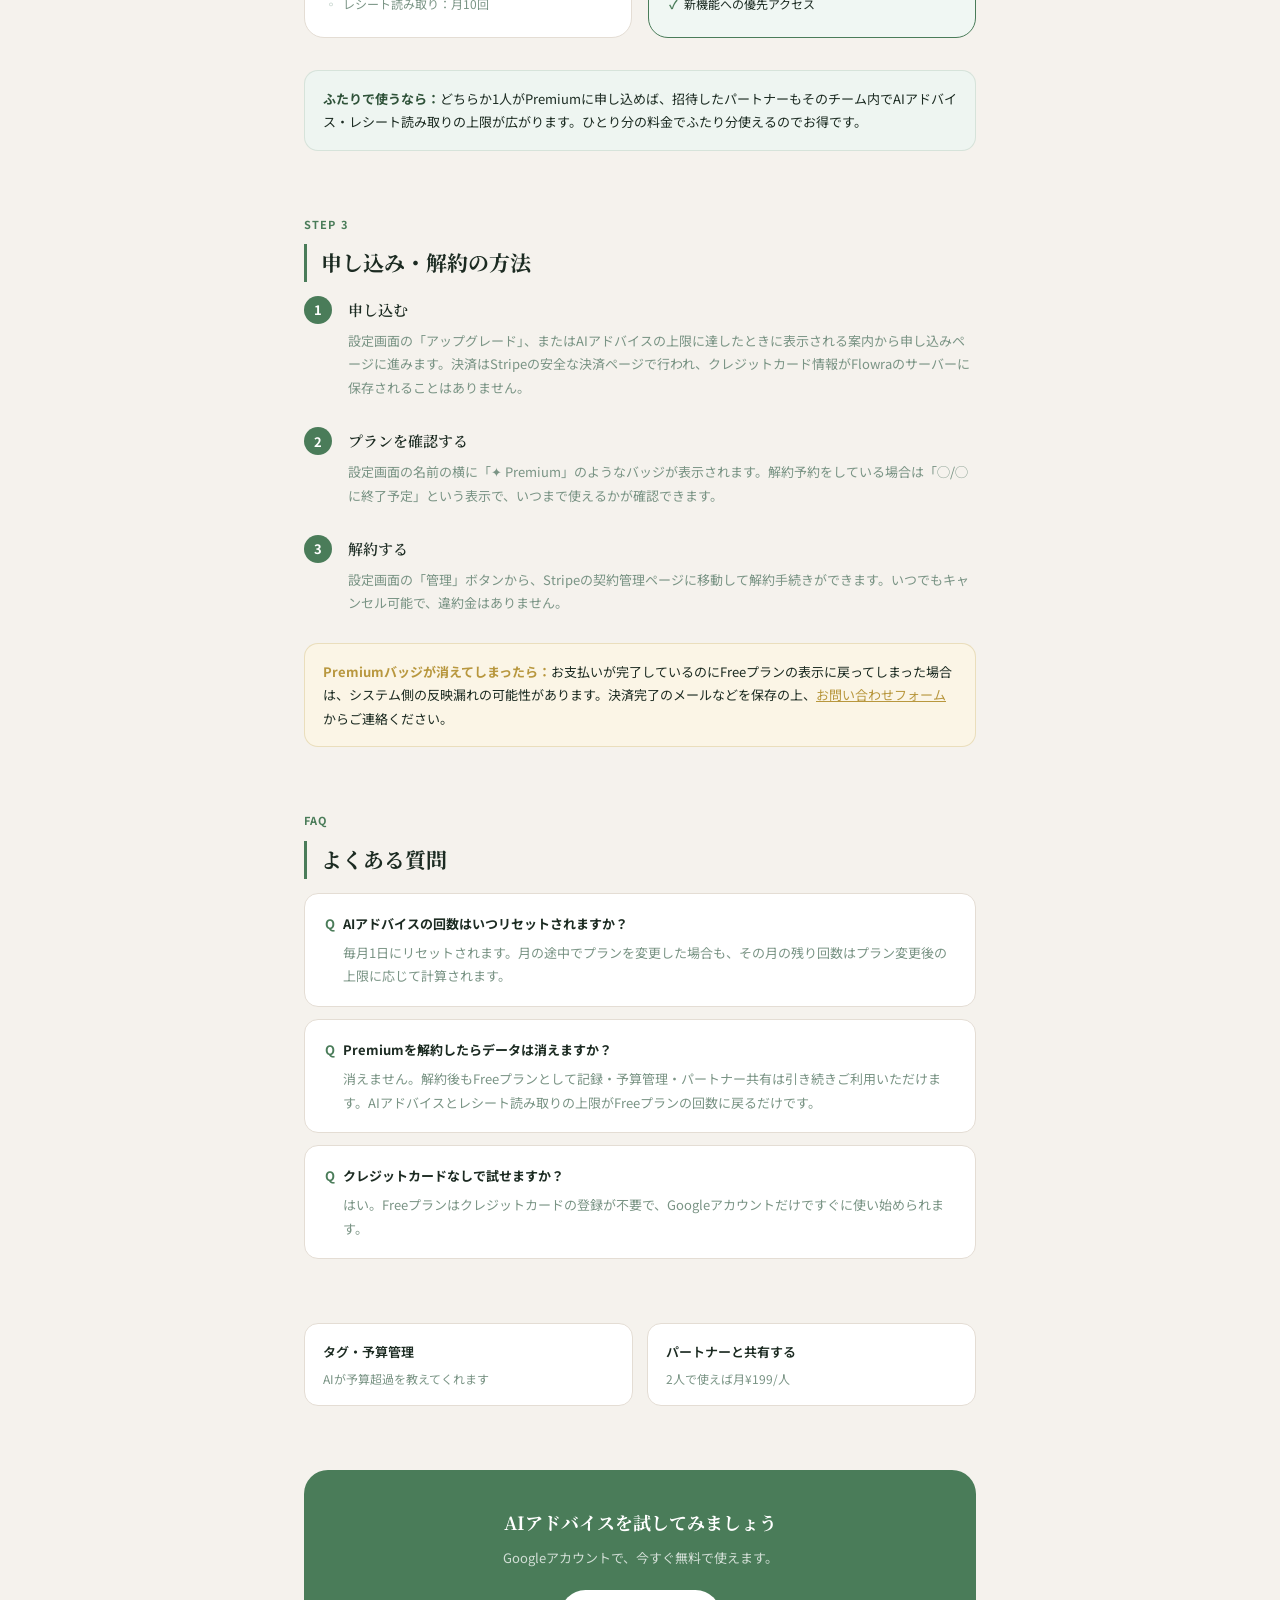
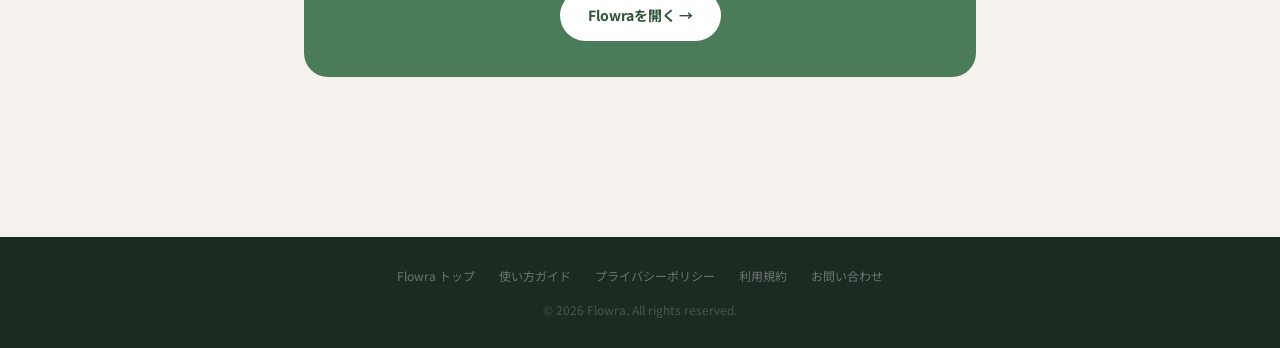
<file: lp/guide/premium/index.html>
<!DOCTYPE html>
<html lang="ja">
<head>
  <meta charset="UTF-8">
  <meta name="viewport" content="width=device-width, initial-scale=1.0">
  <title>AIアドバイス・Premiumプランの使い方 — Flowra使い方ガイド</title>

  <meta name="description" content="Flowra（フローラ）のAIアドバイス機能とPremiumプランの使い方を解説。AIへの質問方法、Free/Premiumプランの違い、申し込み・解約方法まで図解つきで紹介します。">
  <meta name="keywords" content="Flowra,フローラ,AIアドバイス,Premium,料金プラン,家計簿アプリ,使い方">
  <link rel="canonical" href="https://flowra.taskra.jp/lp/guide/premium/">
  <meta property="og:type" content="article">
  <meta property="og:url" content="https://flowra.taskra.jp/lp/guide/premium/">
  <meta property="og:title" content="AIアドバイス・Premiumプランの使い方 — Flowra使い方ガイド">
  <meta property="og:description" content="AIによる節約アドバイスの受け取り方と、Free / Premiumプランの違い・申し込み方法を図解つきで解説します。">
  <meta property="og:image" content="https://flowra.taskra.jp/images/ogp.jpg">
  <meta property="og:site_name" content="Flowra（フローラ）">
  <meta property="og:locale" content="ja_JP">
  <meta name="twitter:card" content="summary_large_image">

  <link rel="preconnect" href="https://fonts.googleapis.com">
  <link rel="preconnect" href="https://fonts.gstatic.com" crossorigin>
  <link href="https://fonts.googleapis.com/css2?family=Noto+Sans+JP:wght@300;400;500;600;700&family=Noto+Serif+JP:wght@400;600;700&family=DM+Serif+Display:ital@0;1&display=swap" rel="stylesheet">

  <script type="application/ld+json">
  {
    "@context": "https://schema.org",
    "@type": "BreadcrumbList",
    "itemListElement": [
      { "@type": "ListItem", "position": 1, "name": "Flowra", "item": "https://flowra.taskra.jp/lp/" },
      { "@type": "ListItem", "position": 2, "name": "使い方ガイド", "item": "https://flowra.taskra.jp/lp/guide/" },
      { "@type": "ListItem", "position": 3, "name": "AIアドバイス・Premiumプラン", "item": "https://flowra.taskra.jp/lp/guide/premium/" }
    ]
  }
  </script>

  <style>
    :root {
      --sage:#4A7C59; --sage-lt:#6FA882; --sage-dk:#2F5239; --sage-bg:#EEF5F1;
      --mist:#E8F0EC; --stone:#F5F2ED; --ink:#1C2B22; --gold:#B8973E; --gold-bg:#FBF5E6;
      --warm:#FAF7F2; --mid:#7A9485; --mid-lt:#B0C4BB; --border:#E4DDD4; --white:#ffffff; --red:#B83232;
    }
    *, *::before, *::after { box-sizing: border-box; margin: 0; padding: 0; }
    html { scroll-behavior: smooth; }
    body { font-family: 'Noto Sans JP', sans-serif; background: var(--stone); color: var(--ink); line-height: 1.8; }

    nav { position: sticky; top: 0; z-index: 100; display: flex; align-items: center; justify-content: space-between; padding: 0 32px; height: 56px; background: rgba(245,242,237,0.92); backdrop-filter: blur(16px); border-bottom: 1px solid var(--border); }
    .nav-logo { font-family: 'DM Serif Display', serif; font-size: 20px; color: var(--ink); text-decoration: none; letter-spacing: -0.02em; }
    .nav-logo span { color: var(--sage); }
    .nav-back { font-size: 13px; color: var(--mid); text-decoration: none; }
    .nav-back:hover { color: var(--ink); }

    .page-wrap { max-width: 720px; margin: 0 auto; padding: 56px 24px 120px; }
    .crumbs { font-size: 12px; color: var(--mid-lt); margin-bottom: 20px; display: flex; gap: 6px; flex-wrap: wrap; }
    .crumbs a { color: var(--mid-lt); text-decoration: none; }
    .crumbs a:hover { color: var(--sage); }

    .page-label { font-size: 11px; font-weight: 600; letter-spacing: 0.12em; color: var(--sage); text-transform: uppercase; margin-bottom: 16px; }
    .page-title { font-family: 'DM Serif Display', serif; font-size: clamp(28px, 5vw, 42px); line-height: 1.25; letter-spacing: -0.02em; color: var(--ink); margin-bottom: 16px; }
    .page-lead { font-size: 15px; color: var(--mid); margin-bottom: 40px; line-height: 1.9; }

    .toc { background: var(--white); border: 1px solid var(--border); border-radius: 16px; padding: 18px 22px; margin-bottom: 56px; }
    .toc-title { font-size: 11px; font-weight: 700; letter-spacing: 0.08em; color: var(--mid); text-transform: uppercase; margin-bottom: 10px; }
    .toc ol { list-style: none; display: flex; flex-direction: column; gap: 6px; counter-reset: toc; }
    .toc li { counter-increment: toc; font-size: 13px; }
    .toc li::before { content: counter(toc) '. '; color: var(--sage); font-weight: 700; }
    .toc a { color: var(--ink); text-decoration: none; }
    .toc a:hover { color: var(--sage); text-decoration: underline; }

    .sec { margin-bottom: 64px; scroll-margin-top: 72px; }
    .sec-label { font-size: 11px; font-weight: 700; letter-spacing: 0.1em; color: var(--sage); text-transform: uppercase; margin-bottom: 10px; }
    .sec h2 { font-family: 'Noto Serif JP', serif; font-size: 21px; font-weight: 700; color: var(--ink); margin-bottom: 14px; padding-left: 14px; border-left: 3px solid var(--sage); }
    .sec-desc { font-size: 14px; color: var(--mid); line-height: 1.9; margin-bottom: 28px; }

    .step-row { display: flex; gap: 16px; margin-bottom: 28px; }
    .step-badge { flex-shrink: 0; width: 28px; height: 28px; border-radius: 50%; background: var(--sage); color: #fff; font-size: 13px; font-weight: 700; display: flex; align-items: center; justify-content: center; }
    .step-body h3 { font-family: 'Noto Serif JP', serif; font-size: 15px; font-weight: 600; color: var(--ink); margin-bottom: 6px; }
    .step-body p { font-size: 13px; color: var(--mid); line-height: 1.8; }

    /* AIチャットモック */
    .ai-mock { background: var(--ink); border-radius: 20px; padding: 20px; margin: 24px 0 32px; }
    .ai-mock-inner { background: #fff; border-radius: 14px; padding: 16px; }
    .ai-mock-header { font-size: 12px; font-weight: 700; color: var(--ink); margin-bottom: 12px; display: flex; align-items: center; gap: 6px; }
    .ai-mock-header::before { content: '✦'; color: var(--sage); }
    .ai-mock-answer { background: var(--sage-bg); border: 1px solid var(--mist); border-radius: 12px; padding: 12px 14px; font-size: 12px; color: var(--ink); line-height: 1.7; margin-bottom: 12px; }
    .ai-mock-chips { display: flex; flex-wrap: wrap; gap: 6px; margin-bottom: 12px; }
    .ai-mock-chip { padding: 6px 12px; border-radius: 100px; border: 1.5px solid var(--border); font-size: 11px; color: var(--ink); background: #fff; }
    .ai-mock-chip.active { border-color: var(--sage); color: var(--sage); background: var(--sage-bg); }
    .ai-mock-badge { font-size: 10px; color: var(--mid-lt); text-align: right; }

    .plan-grid { display: grid; grid-template-columns: 1fr 1fr; gap: 16px; margin: 24px 0 32px; }
    @media (max-width: 560px) { .plan-grid { grid-template-columns: 1fr; } }
    .plan-card { background: var(--white); border: 1.5px solid var(--border); border-radius: 20px; padding: 22px 20px; position: relative; }
    .plan-card.featured { border-color: var(--sage); background: #F0F7F3; }
    .plan-badge { position: absolute; top: -11px; left: 50%; transform: translateX(-50%); background: var(--sage); color: #fff; font-size: 10px; font-weight: 700; letter-spacing: 0.06em; padding: 3px 12px; border-radius: 100px; white-space: nowrap; }
    .plan-name { font-size: 11px; font-weight: 700; letter-spacing: 0.1em; color: var(--sage); margin-bottom: 8px; }
    .plan-price { font-family: 'Noto Serif JP', serif; font-size: 28px; font-weight: 700; color: var(--ink); }
    .plan-per { font-size: 12px; color: var(--mid); margin-left: 3px; }
    .plan-sub { font-size: 11px; color: var(--mid-lt); margin: 4px 0 14px; }
    .plan-list { list-style: none; display: flex; flex-direction: column; gap: 7px; }
    .plan-list li { font-size: 12px; color: var(--ink); display: flex; gap: 6px; align-items: flex-start; }
    .plan-list li::before { content: '✓'; color: var(--sage); font-weight: 700; flex-shrink: 0; }
    .plan-list li.limit::before { content: '◦'; color: var(--mid-lt); }
    .plan-list li.limit { color: var(--mid); }

    .tip { background: var(--sage-bg); border: 1px solid rgba(74,124,89,0.15); border-radius: 14px; padding: 16px 18px; font-size: 13px; color: var(--ink); line-height: 1.8; margin-top: 8px; }
    .tip strong { color: var(--sage-dk); }
    .warn-tip { background: var(--gold-bg); border: 1px solid rgba(184,151,62,0.25); border-radius: 14px; padding: 16px 18px; font-size: 13px; color: var(--ink); line-height: 1.8; margin-top: 8px; }
    .warn-tip strong { color: var(--gold); }

    .faq-mini { display: flex; flex-direction: column; gap: 12px; }
    .faq-item { background: var(--white); border: 1px solid var(--border); border-radius: 14px; padding: 18px 20px; }
    .faq-q { font-size: 13px; font-weight: 700; color: var(--ink); margin-bottom: 6px; display: flex; gap: 8px; }
    .faq-q::before { content: 'Q'; color: var(--sage); }
    .faq-a { font-size: 13px; color: var(--mid); line-height: 1.8; padding-left: 18px; }

    .related { display: grid; grid-template-columns: repeat(auto-fit, minmax(220px, 1fr)); gap: 14px; margin-top: 16px; }
    .related a { display: block; background: var(--white); border: 1px solid var(--border); border-radius: 14px; padding: 16px 18px; text-decoration: none; font-size: 13px; color: var(--ink); font-weight: 600; }
    .related a:hover { border-color: var(--sage); }
    .related span { display: block; font-size: 12px; color: var(--mid); font-weight: 400; margin-top: 4px; }

    .cta-band { background: var(--sage); border-radius: 24px; padding: 36px 28px; text-align: center; margin-top: 64px; }
    .cta-band-title { font-family: 'Noto Serif JP', serif; font-size: 18px; font-weight: 700; color: #fff; margin-bottom: 8px; }
    .cta-band-desc { font-size: 13px; color: rgba(255,255,255,0.75); margin-bottom: 20px; }
    .cta-band-btn { display: inline-block; background: #fff; color: var(--sage-dk); font-size: 14px; font-weight: 700; padding: 13px 28px; border-radius: 100px; text-decoration: none; }

    footer { background: var(--ink); padding: 28px 24px; text-align: center; margin-top: 40px; }
    .footer-links { display: flex; justify-content: center; gap: 24px; margin-bottom: 12px; flex-wrap: wrap; }
    .footer-links a { font-size: 12px; color: rgba(255,255,255,0.35); text-decoration: none; }
    .footer-links a:hover { color: rgba(255,255,255,0.7); }
    .footer-copy { font-size: 12px; color: rgba(255,255,255,0.2); }

    @media (max-width: 640px) { nav { padding: 0 16px; } .page-wrap { padding: 40px 20px 80px; } }
  </style>
</head>
<body>

<nav>
  <a href="https://flowra.taskra.jp/lp/" class="nav-logo">Flow<span>ra</span></a>
  <a href="https://flowra.taskra.jp/lp/guide/" class="nav-back">← ガイド一覧</a>
</nav>

<div class="page-wrap">
  <div class="crumbs">
    <a href="https://flowra.taskra.jp/lp/">ホーム</a><span>／</span>
    <a href="https://flowra.taskra.jp/lp/guide/">使い方ガイド</a><span>／</span>
    <span>AIアドバイス・Premiumプラン</span>
  </div>
  <div class="page-label">Guide 05</div>
  <h1 class="page-title">AIアドバイス・Premiumプラン</h1>
  <p class="page-lead">
    ホーム画面のAIアドバイスは、記録した収支をもとに使いすぎや節約ポイントを教えてくれます。
    無料でも毎月一定回数使え、Premiumプランならもっとたくさん相談できます。
  </p>

  <div class="toc">
    <div class="toc-title">この記事の内容</div>
    <ol>
      <li><a href="#ai">AIアドバイスに質問する</a></li>
      <li><a href="#plans">Free / Premiumプランの違い</a></li>
      <li><a href="#manage">申し込み・解約の方法</a></li>
      <li><a href="#faq">よくある質問</a></li>
    </ol>
  </div>

  <section class="sec" id="ai">
    <div class="sec-label">Step 1</div>
    <h2>AIアドバイスに質問する</h2>
    <p class="sec-desc">ホーム画面の収支サマリーの下に、AIアドバイスのパネルがあります。ページを開くと自動で今月の状況について一言コメントが表示されます。もっと詳しく知りたいときは、質問チップをタップするか、自由に質問を入力します。</p>

    <div class="ai-mock">
      <div class="ai-mock-inner">
        <div class="ai-mock-header">AI アドバイス</div>
        <div class="ai-mock-answer">今月は食費が予算の72%です。このペースなら月末までに予算内に収まりそうです。日用品は91%とやや多めなので、残り数日は少し抑えめにすると安心です。</div>
        <div class="ai-mock-chips">
          <div class="ai-mock-chip active">今月どう？</div>
          <div class="ai-mock-chip">先月と比べて</div>
          <div class="ai-mock-chip">節約ヒント</div>
          <div class="ai-mock-chip">一番多い支出は？</div>
        </div>
        <div class="ai-mock-badge">残り3回</div>
      </div>
    </div>

    <p class="sec-desc">「今日いくら使った？」「5/1の支出は？」のように自由文でも質問できます。直近3ヶ月の記録・予算・固定費の傾向をもとに回答するので、家計簿をつけるほど答えの精度も上がっていきます。</p>
  </section>

  <section class="sec" id="plans">
    <div class="sec-label">Step 2</div>
    <h2>Free / Premiumプランの違い</h2>
    <p class="sec-desc">記録・予算管理・パートナー共有といった基本機能はFreeプランでも期限なく無料で使えます。AIアドバイスとレシート読み取りの回数だけがプランで異なります。</p>

    <div class="plan-grid">
      <div class="plan-card">
        <div class="plan-name">FREE</div>
        <span class="plan-price">¥0</span><span class="plan-per">/ 月</span>
        <div class="plan-sub">まず使ってみる</div>
        <ul class="plan-list">
          <li>収支の記録・編集（無制限）</li>
          <li>パートナーとの共有</li>
          <li>タグ別予算管理</li>
          <li class="limit">AIアドバイス：月5回</li>
          <li class="limit">レシート読み取り：月10回</li>
        </ul>
      </div>
      <div class="plan-card featured">
        <div class="plan-badge">おすすめ</div>
        <div class="plan-name">PREMIUM</div>
        <span class="plan-price">¥398</span><span class="plan-per">/ 月</span>
        <div class="plan-sub">2人で使えば ¥199 / 人</div>
        <ul class="plan-list">
          <li>Freeの全機能</li>
          <li>AIアドバイス：月200回</li>
          <li>レシート読み取り：月200回</li>
          <li>口座・タグ：無制限</li>
          <li>新機能への優先アクセス</li>
        </ul>
      </div>
    </div>
    <div class="tip"><strong>ふたりで使うなら：</strong>どちらか1人がPremiumに申し込めば、招待したパートナーもそのチーム内でAIアドバイス・レシート読み取りの上限が広がります。ひとり分の料金でふたり分使えるのでお得です。</div>
  </section>

  <section class="sec" id="manage">
    <div class="sec-label">Step 3</div>
    <h2>申し込み・解約の方法</h2>
    <div class="step-row">
      <div class="step-badge">1</div>
      <div class="step-body">
        <h3>申し込む</h3>
        <p>設定画面の「アップグレード」、またはAIアドバイスの上限に達したときに表示される案内から申し込みページに進みます。決済はStripeの安全な決済ページで行われ、クレジットカード情報がFlowraのサーバーに保存されることはありません。</p>
      </div>
    </div>
    <div class="step-row">
      <div class="step-badge">2</div>
      <div class="step-body">
        <h3>プランを確認する</h3>
        <p>設定画面の名前の横に「✦ Premium」のようなバッジが表示されます。解約予約をしている場合は「◯/◯ に終了予定」という表示で、いつまで使えるかが確認できます。</p>
      </div>
    </div>
    <div class="step-row">
      <div class="step-badge">3</div>
      <div class="step-body">
        <h3>解約する</h3>
        <p>設定画面の「管理」ボタンから、Stripeの契約管理ページに移動して解約手続きができます。いつでもキャンセル可能で、違約金はありません。</p>
      </div>
    </div>
    <div class="warn-tip"><strong>Premiumバッジが消えてしまったら：</strong>お支払いが完了しているのにFreeプランの表示に戻ってしまった場合は、システム側の反映漏れの可能性があります。決済完了のメールなどを保存の上、<a href="https://flowra.taskra.jp/lp/contact/" style="color:var(--gold);">お問い合わせフォーム</a>からご連絡ください。</div>
  </section>

  <section class="sec" id="faq">
    <div class="sec-label">FAQ</div>
    <h2>よくある質問</h2>
    <div class="faq-mini">
      <div class="faq-item">
        <div class="faq-q">AIアドバイスの回数はいつリセットされますか？</div>
        <div class="faq-a">毎月1日にリセットされます。月の途中でプランを変更した場合も、その月の残り回数はプラン変更後の上限に応じて計算されます。</div>
      </div>
      <div class="faq-item">
        <div class="faq-q">Premiumを解約したらデータは消えますか？</div>
        <div class="faq-a">消えません。解約後もFreeプランとして記録・予算管理・パートナー共有は引き続きご利用いただけます。AIアドバイスとレシート読み取りの上限がFreeプランの回数に戻るだけです。</div>
      </div>
      <div class="faq-item">
        <div class="faq-q">クレジットカードなしで試せますか？</div>
        <div class="faq-a">はい。Freeプランはクレジットカードの登録が不要で、Googleアカウントだけですぐに使い始められます。</div>
      </div>
    </div>
  </section>

  <div class="related">
    <a href="https://flowra.taskra.jp/lp/guide/budget/">タグ・予算管理<span>AIが予算超過を教えてくれます</span></a>
    <a href="https://flowra.taskra.jp/lp/guide/team/">パートナーと共有する<span>2人で使えば月¥199/人</span></a>
  </div>

  <div class="cta-band">
    <div class="cta-band-title">AIアドバイスを試してみましょう</div>
    <div class="cta-band-desc">Googleアカウントで、今すぐ無料で使えます。</div>
    <a href="https://flowra.taskra.jp" class="cta-band-btn">Flowraを開く →</a>
  </div>
</div>

<footer>
  <div class="footer-links">
    <a href="https://flowra.taskra.jp/lp/">Flowra トップ</a>
    <a href="https://flowra.taskra.jp/lp/guide/">使い方ガイド</a>
    <a href="https://flowra.taskra.jp/lp/privacy/">プライバシーポリシー</a>
    <a href="https://flowra.taskra.jp/lp/terms/">利用規約</a>
    <a href="https://flowra.taskra.jp/lp/contact/">お問い合わせ</a>
  </div>
  <p class="footer-copy">© 2026 Flowra. All rights reserved.</p>
</footer>

</body>
</html>
</file>
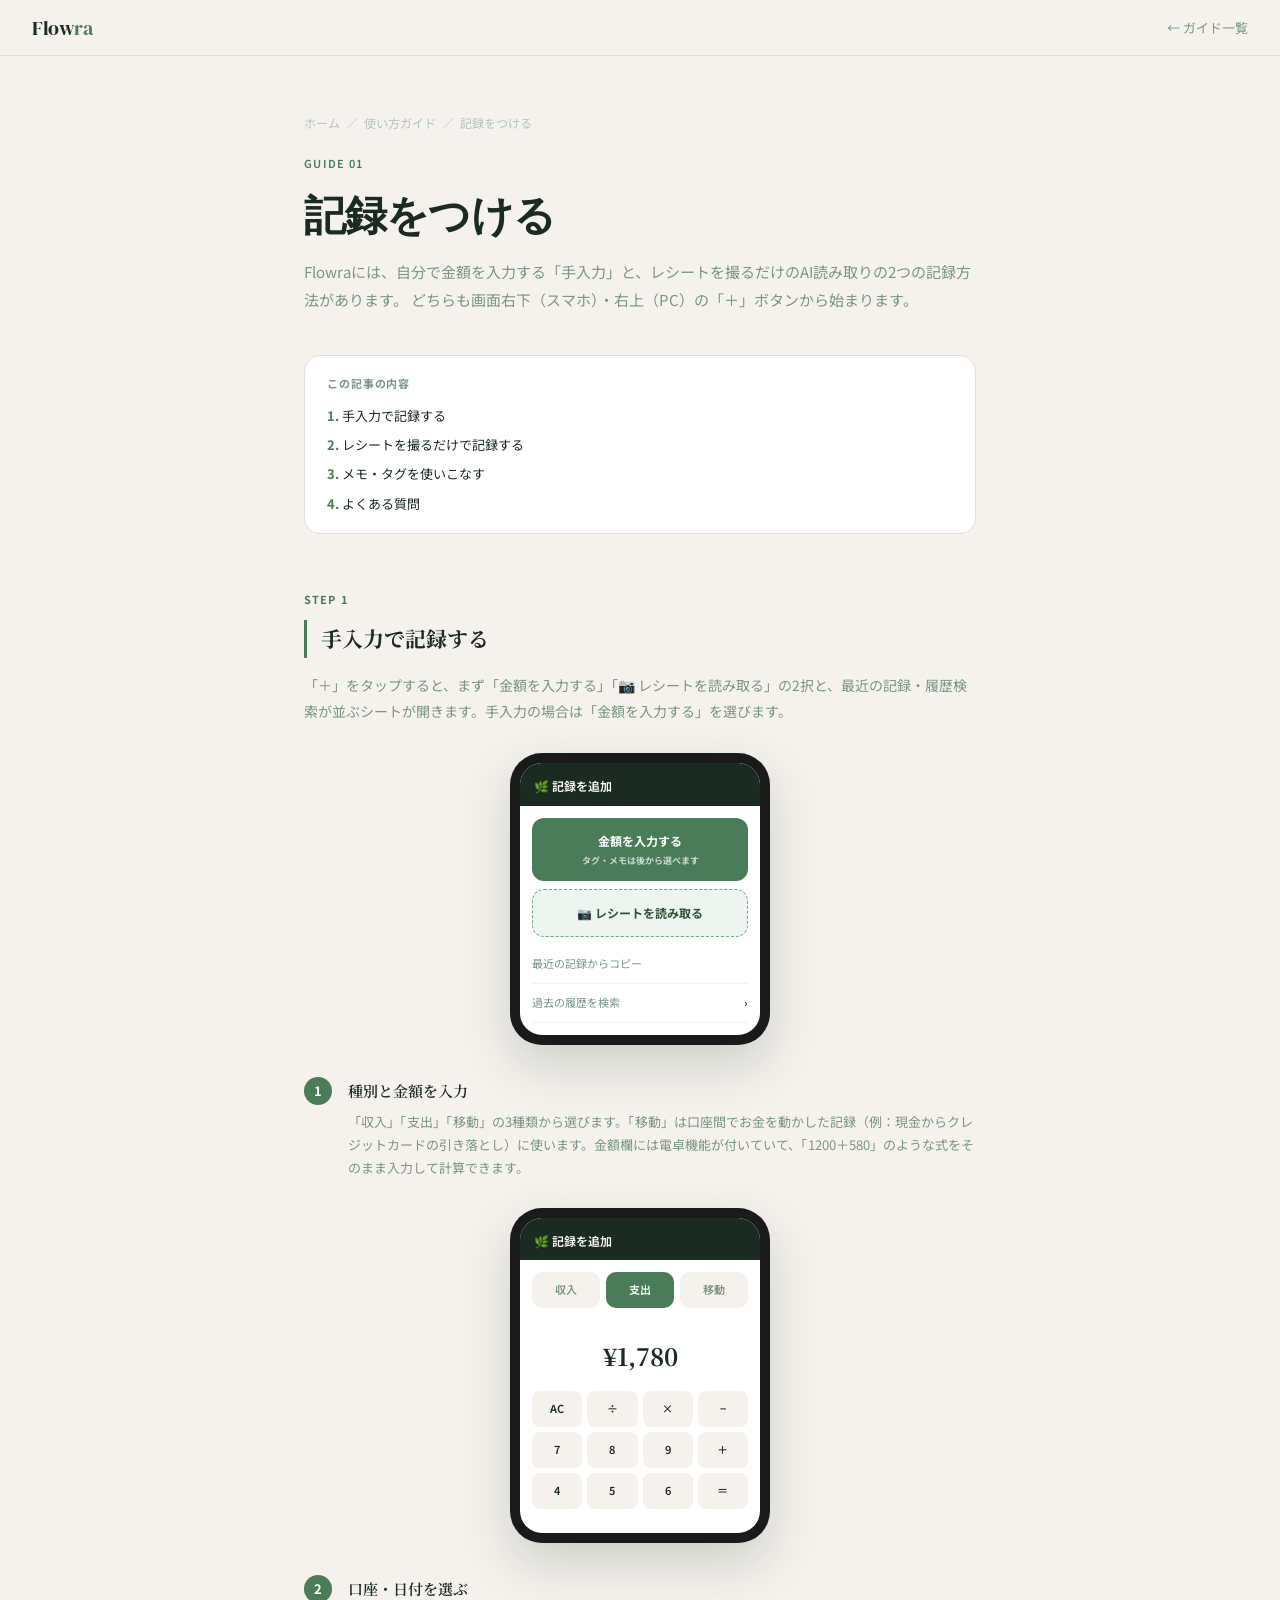
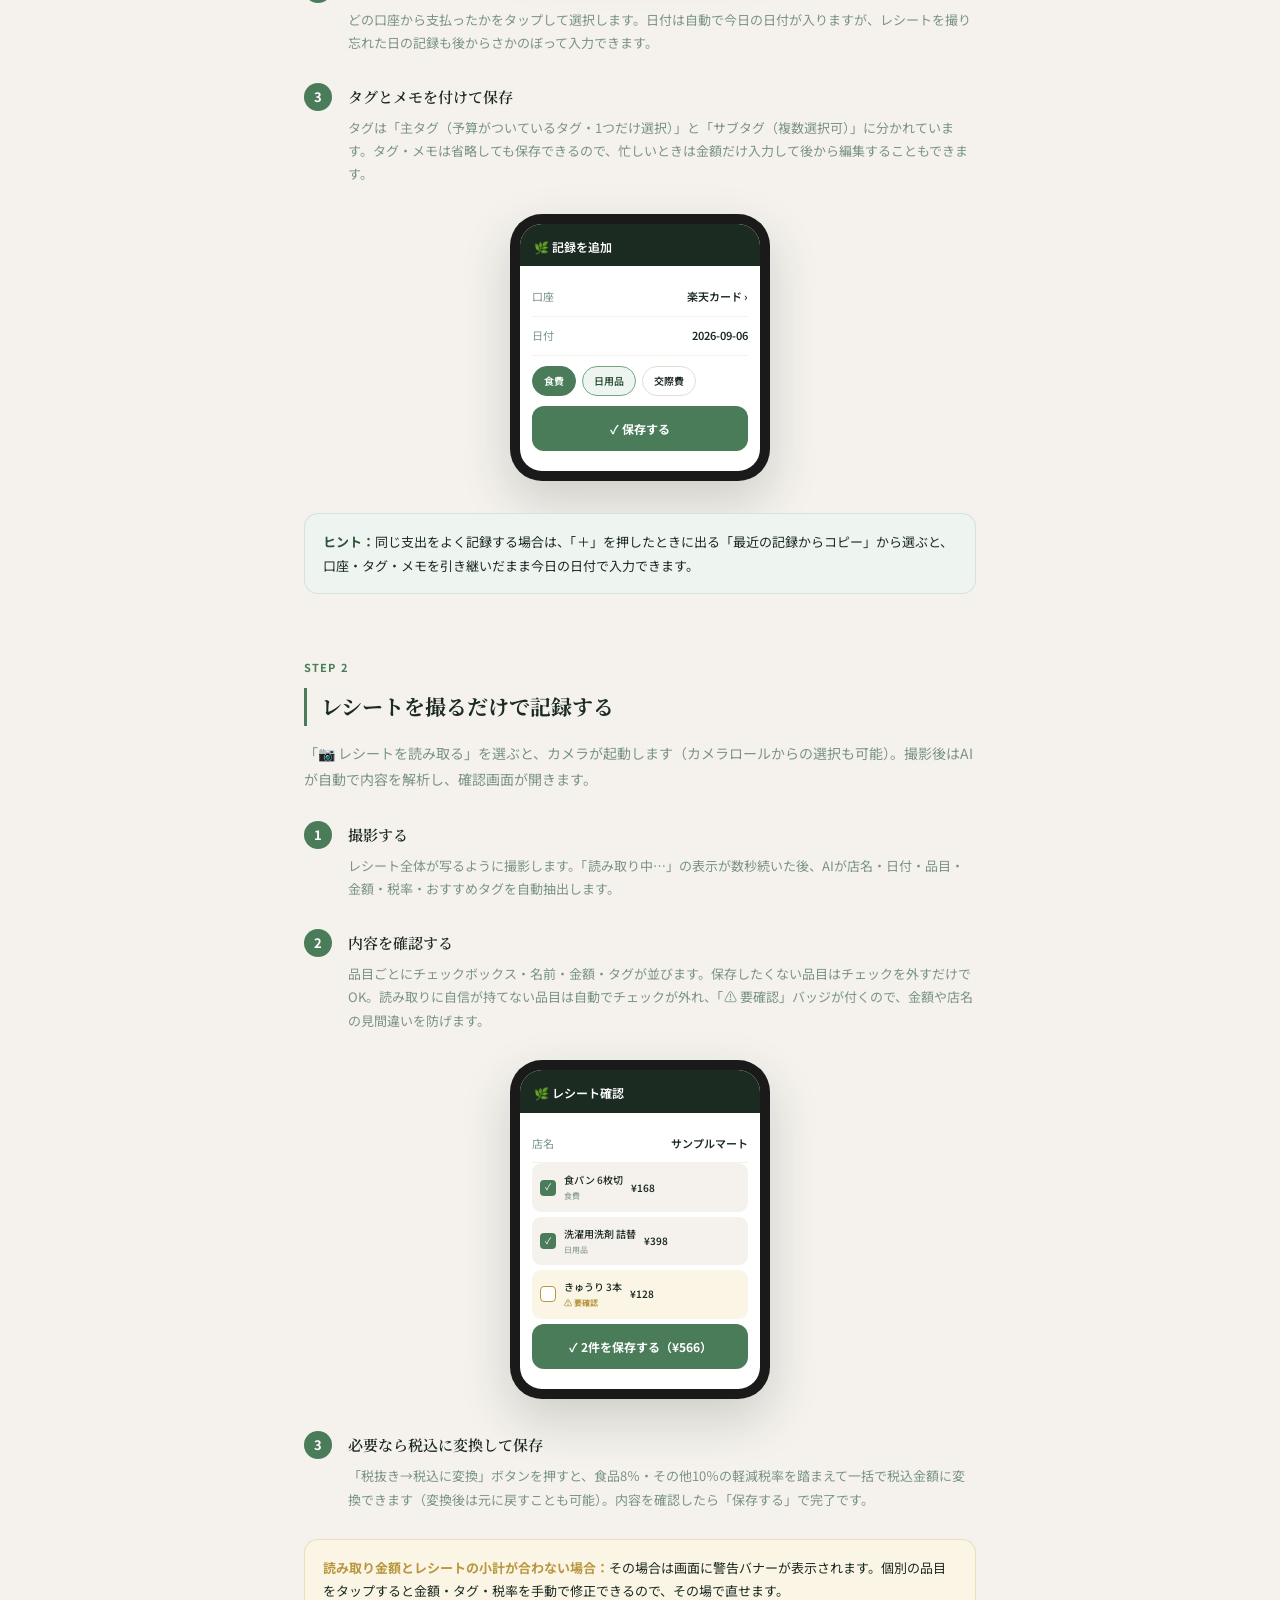
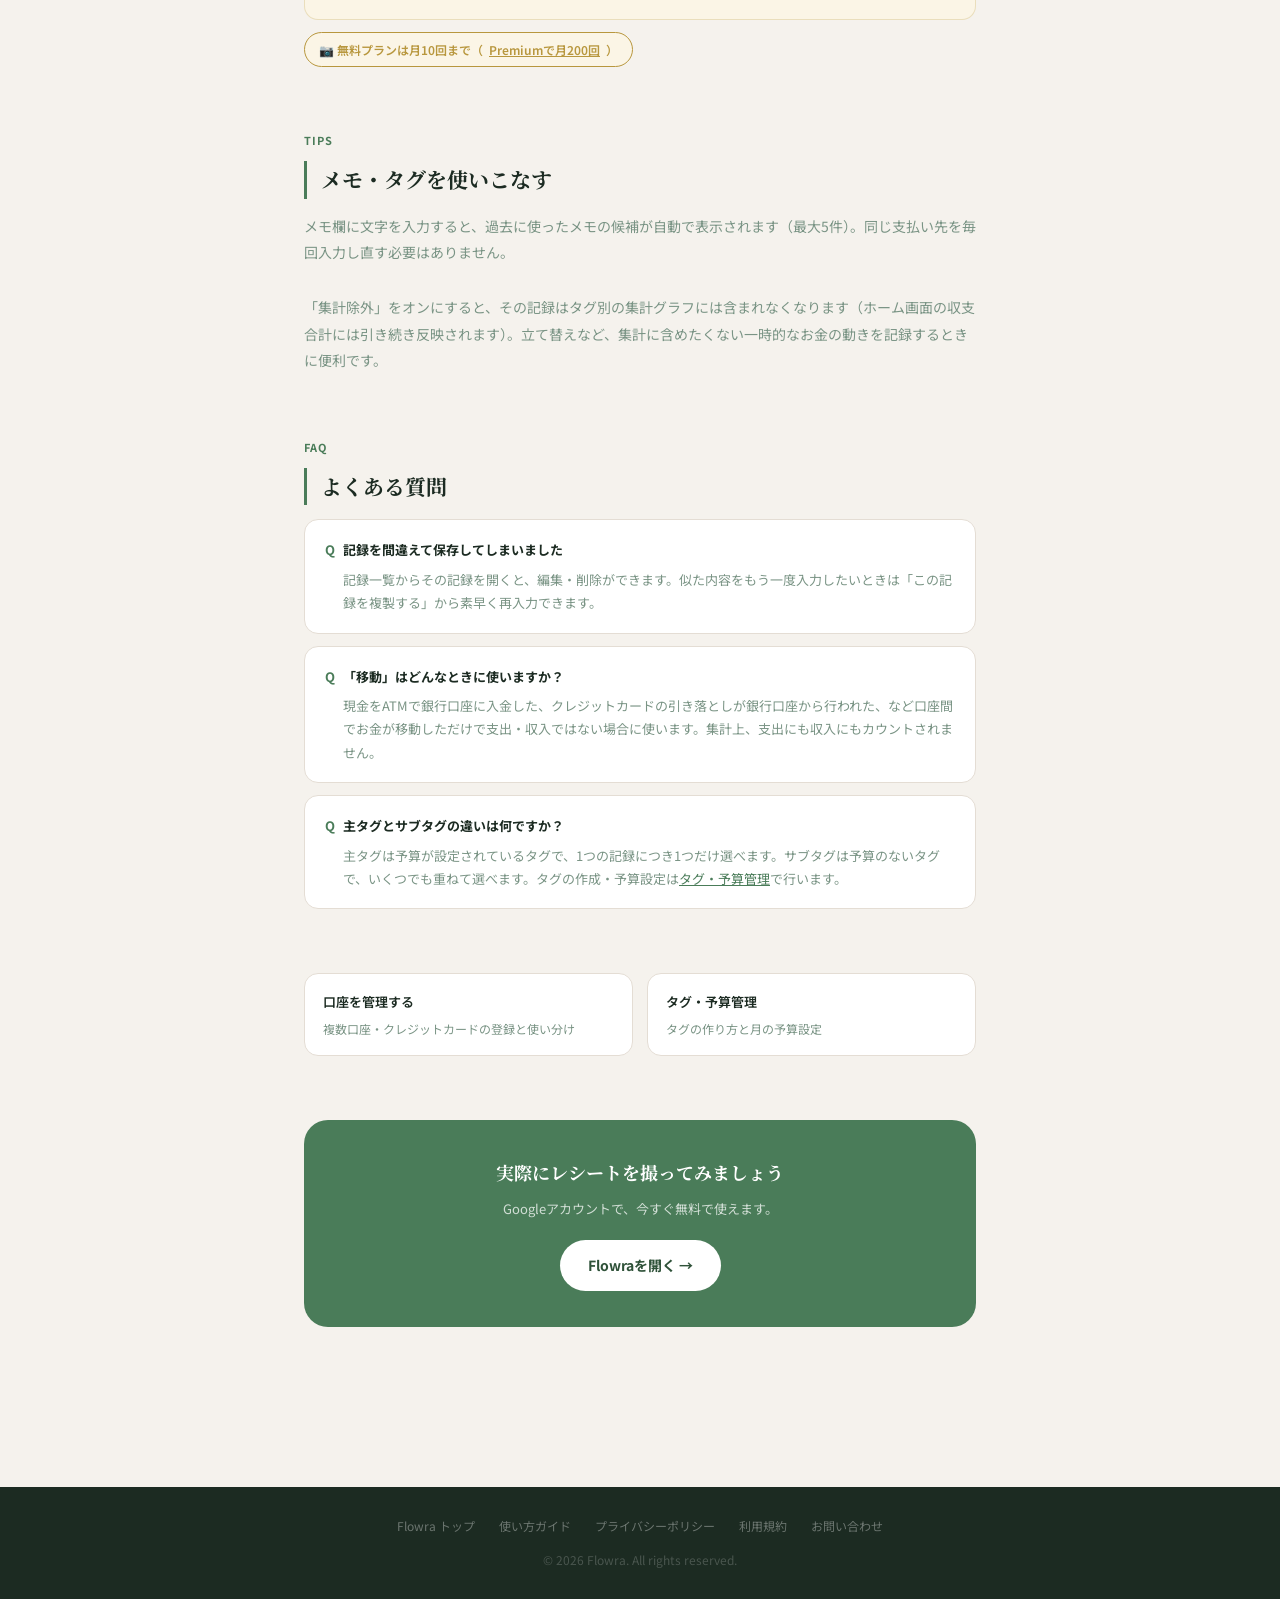
<file: lp/guide/records/index.html>
<!DOCTYPE html>
<html lang="ja">
<head>
  <meta charset="UTF-8">
  <meta name="viewport" content="width=device-width, initial-scale=1.0">
  <title>記録の付け方・レシート読み取りの使い方 — Flowra使い方ガイド</title>

  <meta name="description" content="Flowra（フローラ）で収支を記録する方法を解説。手入力での記録方法、レシートを撮るだけで品目を自動読み取りするAI OCR機能の使い方、タグ・メモの活用法まで図解つきで紹介します。">
  <meta name="keywords" content="Flowra,フローラ,記録,レシート読み取り,OCR,家計簿,支出記録,使い方">
  <link rel="canonical" href="https://flowra.taskra.jp/lp/guide/records/">
  <meta property="og:type" content="article">
  <meta property="og:url" content="https://flowra.taskra.jp/lp/guide/records/">
  <meta property="og:title" content="記録の付け方・レシート読み取りの使い方 — Flowra使い方ガイド">
  <meta property="og:description" content="手入力での記録方法と、レシートを撮るだけのAI読み取り機能の使い方を図解つきで解説します。">
  <meta property="og:image" content="https://flowra.taskra.jp/images/ogp.jpg">
  <meta property="og:site_name" content="Flowra（フローラ）">
  <meta property="og:locale" content="ja_JP">
  <meta name="twitter:card" content="summary_large_image">

  <link rel="preconnect" href="https://fonts.googleapis.com">
  <link rel="preconnect" href="https://fonts.gstatic.com" crossorigin>
  <link href="https://fonts.googleapis.com/css2?family=Noto+Sans+JP:wght@300;400;500;600;700&family=Noto+Serif+JP:wght@400;600;700&family=DM+Serif+Display:ital@0;1&display=swap" rel="stylesheet">

  <script type="application/ld+json">
  {
    "@context": "https://schema.org",
    "@type": "BreadcrumbList",
    "itemListElement": [
      { "@type": "ListItem", "position": 1, "name": "Flowra", "item": "https://flowra.taskra.jp/lp/" },
      { "@type": "ListItem", "position": 2, "name": "使い方ガイド", "item": "https://flowra.taskra.jp/lp/guide/" },
      { "@type": "ListItem", "position": 3, "name": "記録をつける", "item": "https://flowra.taskra.jp/lp/guide/records/" }
    ]
  }
  </script>
  <script type="application/ld+json">
  {
    "@context": "https://schema.org",
    "@type": "HowTo",
    "name": "Flowraでレシートを撮って記録する方法",
    "step": [
      { "@type": "HowToStep", "name": "レシートを撮影する", "text": "「＋」ボタン→「レシートを読み取る」をタップし、カメラで撮影するかカメラロールから選択します。" },
      { "@type": "HowToStep", "name": "AIが自動解析", "text": "AIが店名・日付・品目・金額・タグを自動で読み取ります。" },
      { "@type": "HowToStep", "name": "内容を確認する", "text": "品目ごとにチェックを入れ、必要ならタグや金額を修正します。" },
      { "@type": "HowToStep", "name": "保存する", "text": "「保存する」をタップすると、チェックした品目がそれぞれ記録として保存されます。" }
    ]
  }
  </script>

  <style>
    :root {
      --sage:#4A7C59; --sage-lt:#6FA882; --sage-dk:#2F5239; --sage-bg:#EEF5F1;
      --mist:#E8F0EC; --stone:#F5F2ED; --ink:#1C2B22; --gold:#B8973E; --gold-bg:#FBF5E6;
      --warm:#FAF7F2; --mid:#7A9485; --mid-lt:#B0C4BB; --border:#E4DDD4; --white:#ffffff; --red:#B83232;
    }
    *, *::before, *::after { box-sizing: border-box; margin: 0; padding: 0; }
    html { scroll-behavior: smooth; }
    body { font-family: 'Noto Sans JP', sans-serif; background: var(--stone); color: var(--ink); line-height: 1.8; }

    nav { position: sticky; top: 0; z-index: 100; display: flex; align-items: center; justify-content: space-between; padding: 0 32px; height: 56px; background: rgba(245,242,237,0.92); backdrop-filter: blur(16px); border-bottom: 1px solid var(--border); }
    .nav-logo { font-family: 'DM Serif Display', serif; font-size: 20px; color: var(--ink); text-decoration: none; letter-spacing: -0.02em; }
    .nav-logo span { color: var(--sage); }
    .nav-back { font-size: 13px; color: var(--mid); text-decoration: none; }
    .nav-back:hover { color: var(--ink); }

    .page-wrap { max-width: 720px; margin: 0 auto; padding: 56px 24px 120px; }
    .crumbs { font-size: 12px; color: var(--mid-lt); margin-bottom: 20px; display: flex; gap: 6px; flex-wrap: wrap; }
    .crumbs a { color: var(--mid-lt); text-decoration: none; }
    .crumbs a:hover { color: var(--sage); }

    .page-label { font-size: 11px; font-weight: 600; letter-spacing: 0.12em; color: var(--sage); text-transform: uppercase; margin-bottom: 16px; }
    .page-title { font-family: 'DM Serif Display', serif; font-size: clamp(28px, 5vw, 42px); line-height: 1.25; letter-spacing: -0.02em; color: var(--ink); margin-bottom: 16px; }
    .page-lead { font-size: 15px; color: var(--mid); margin-bottom: 40px; line-height: 1.9; }

    .toc { background: var(--white); border: 1px solid var(--border); border-radius: 16px; padding: 18px 22px; margin-bottom: 56px; }
    .toc-title { font-size: 11px; font-weight: 700; letter-spacing: 0.08em; color: var(--mid); text-transform: uppercase; margin-bottom: 10px; }
    .toc ol { list-style: none; display: flex; flex-direction: column; gap: 6px; counter-reset: toc; }
    .toc li { counter-increment: toc; font-size: 13px; }
    .toc li::before { content: counter(toc) '. '; color: var(--sage); font-weight: 700; }
    .toc a { color: var(--ink); text-decoration: none; }
    .toc a:hover { color: var(--sage); text-decoration: underline; }

    .sec { margin-bottom: 64px; scroll-margin-top: 72px; }
    .sec-label { font-size: 11px; font-weight: 700; letter-spacing: 0.1em; color: var(--sage); text-transform: uppercase; margin-bottom: 10px; }
    .sec h2 { font-family: 'Noto Serif JP', serif; font-size: 21px; font-weight: 700; color: var(--ink); margin-bottom: 14px; padding-left: 14px; border-left: 3px solid var(--sage); }
    .sec-desc { font-size: 14px; color: var(--mid); line-height: 1.9; margin-bottom: 28px; }

    .step-row { display: flex; gap: 16px; margin-bottom: 28px; }
    .step-badge { flex-shrink: 0; width: 28px; height: 28px; border-radius: 50%; background: var(--sage); color: #fff; font-size: 13px; font-weight: 700; display: flex; align-items: center; justify-content: center; }
    .step-body h3 { font-family: 'Noto Serif JP', serif; font-size: 15px; font-weight: 600; color: var(--ink); margin-bottom: 6px; }
    .step-body p { font-size: 13px; color: var(--mid); line-height: 1.8; }

    /* 図解：スマホ風モック */
    .phone-frame { width: 260px; margin: 24px auto 32px; background: #1a1a1a; border-radius: 32px; padding: 10px; box-shadow: 0 20px 50px rgba(28,43,34,0.18); }
    .phone-screen { background: #fff; border-radius: 22px; overflow: hidden; }
    .phone-header { background: var(--ink); color: #fff; padding: 12px 14px 9px; font-size: 12px; font-weight: 600; display: flex; align-items: center; gap: 6px; }
    .phone-body { padding: 12px; }

    .m-btn { width: 100%; text-align: center; padding: 12px; border-radius: 12px; font-size: 12px; font-weight: 700; margin-bottom: 8px; }
    .m-btn-primary { background: var(--sage); color: #fff; }
    .m-btn-dash { border: 1.5px dashed var(--sage-lt); color: var(--sage-dk); background: var(--sage-bg); }
    .m-sub { font-size: 9px; opacity: 0.7; margin-top: 2px; }

    .m-pill-row { display: flex; gap: 6px; margin-bottom: 12px; }
    .m-pill { flex: 1; text-align: center; padding: 8px 0; border-radius: 10px; font-size: 11px; font-weight: 600; background: var(--stone); color: var(--mid); }
    .m-pill.active { background: var(--sage); color: #fff; }

    .m-amount { text-align: center; font-family: 'Noto Serif JP', serif; font-size: 24px; font-weight: 700; color: var(--ink); padding: 14px 0; }
    .m-calc { display: grid; grid-template-columns: repeat(4, 1fr); gap: 5px; margin-bottom: 12px; }
    .m-key { text-align: center; padding: 8px 0; border-radius: 8px; background: var(--stone); font-size: 11px; color: var(--ink); font-weight: 600; }

    .m-row { display: flex; align-items: center; justify-content: space-between; padding: 9px 0; border-bottom: 1px solid var(--stone); font-size: 11px; }
    .m-row-label { color: var(--mid); }
    .m-row-value { color: var(--ink); font-weight: 600; }

    .m-chip-group { display: flex; flex-wrap: wrap; gap: 6px; margin: 10px 0; }
    .m-chip { padding: 5px 11px; border-radius: 100px; font-size: 10px; font-weight: 600; border: 1.5px solid var(--border); color: var(--ink); }
    .m-chip.on-primary { background: var(--sage); border-color: var(--sage); color: #fff; }
    .m-chip.on-sub { background: var(--sage-bg); border-color: var(--sage-lt); color: var(--sage-dk); }

    .m-item { display: flex; align-items: center; gap: 8px; padding: 8px 8px; border-radius: 9px; margin-bottom: 5px; background: var(--stone); }
    .m-item.warn { background: var(--gold-bg); }
    .m-item-check { width: 16px; height: 16px; border-radius: 4px; background: var(--sage); color: #fff; font-size: 9px; display: flex; align-items: center; justify-content: center; flex-shrink: 0; }
    .m-item.warn .m-item-check { background: #fff; border: 1.5px solid var(--gold); }
    .m-item-name { flex: 1; font-size: 10px; color: var(--ink); font-weight: 500; }
    .m-item-tag { font-size: 8px; color: var(--mid); }
    .m-item-price { font-size: 10px; font-weight: 600; color: var(--ink); }
    .m-item-warn-badge { font-size: 8px; color: var(--gold); font-weight: 700; }

    .tip { background: var(--sage-bg); border: 1px solid rgba(74,124,89,0.15); border-radius: 14px; padding: 16px 18px; font-size: 13px; color: var(--ink); line-height: 1.8; margin-top: 8px; }
    .tip strong { color: var(--sage-dk); }
    .warn-tip { background: var(--gold-bg); border: 1px solid rgba(184,151,62,0.25); border-radius: 14px; padding: 16px 18px; font-size: 13px; color: var(--ink); line-height: 1.8; margin-top: 8px; }
    .warn-tip strong { color: var(--gold); }

    .limit-chip { display: inline-flex; align-items: center; gap: 6px; background: var(--gold-bg); border: 1.5px solid var(--gold); border-radius: 100px; padding: 6px 14px; font-size: 12px; font-weight: 600; color: var(--gold); margin-top: 12px; }
    .limit-chip a { color: var(--gold); }

    .faq-mini { display: flex; flex-direction: column; gap: 12px; }
    .faq-item { background: var(--white); border: 1px solid var(--border); border-radius: 14px; padding: 18px 20px; }
    .faq-q { font-size: 13px; font-weight: 700; color: var(--ink); margin-bottom: 6px; display: flex; gap: 8px; }
    .faq-q::before { content: 'Q'; color: var(--sage); }
    .faq-a { font-size: 13px; color: var(--mid); line-height: 1.8; padding-left: 18px; }

    .related { display: grid; grid-template-columns: repeat(auto-fit, minmax(220px, 1fr)); gap: 14px; margin-top: 16px; }
    .related a { display: block; background: var(--white); border: 1px solid var(--border); border-radius: 14px; padding: 16px 18px; text-decoration: none; font-size: 13px; color: var(--ink); font-weight: 600; }
    .related a:hover { border-color: var(--sage); }
    .related span { display: block; font-size: 12px; color: var(--mid); font-weight: 400; margin-top: 4px; }

    .cta-band { background: var(--sage); border-radius: 24px; padding: 36px 28px; text-align: center; margin-top: 64px; }
    .cta-band-title { font-family: 'Noto Serif JP', serif; font-size: 18px; font-weight: 700; color: #fff; margin-bottom: 8px; }
    .cta-band-desc { font-size: 13px; color: rgba(255,255,255,0.75); margin-bottom: 20px; }
    .cta-band-btn { display: inline-block; background: #fff; color: var(--sage-dk); font-size: 14px; font-weight: 700; padding: 13px 28px; border-radius: 100px; text-decoration: none; }

    footer { background: var(--ink); padding: 28px 24px; text-align: center; margin-top: 40px; }
    .footer-links { display: flex; justify-content: center; gap: 24px; margin-bottom: 12px; flex-wrap: wrap; }
    .footer-links a { font-size: 12px; color: rgba(255,255,255,0.35); text-decoration: none; }
    .footer-links a:hover { color: rgba(255,255,255,0.7); }
    .footer-copy { font-size: 12px; color: rgba(255,255,255,0.2); }

    @media (max-width: 640px) { nav { padding: 0 16px; } .page-wrap { padding: 40px 20px 80px; } }
  </style>
</head>
<body>

<nav>
  <a href="https://flowra.taskra.jp/lp/" class="nav-logo">Flow<span>ra</span></a>
  <a href="https://flowra.taskra.jp/lp/guide/" class="nav-back">← ガイド一覧</a>
</nav>

<div class="page-wrap">
  <div class="crumbs">
    <a href="https://flowra.taskra.jp/lp/">ホーム</a><span>／</span>
    <a href="https://flowra.taskra.jp/lp/guide/">使い方ガイド</a><span>／</span>
    <span>記録をつける</span>
  </div>
  <div class="page-label">Guide 01</div>
  <h1 class="page-title">記録をつける</h1>
  <p class="page-lead">
    Flowraには、自分で金額を入力する「手入力」と、レシートを撮るだけのAI読み取りの2つの記録方法があります。
    どちらも画面右下（スマホ）・右上（PC）の「＋」ボタンから始まります。
  </p>

  <div class="toc">
    <div class="toc-title">この記事の内容</div>
    <ol>
      <li><a href="#manual">手入力で記録する</a></li>
      <li><a href="#receipt">レシートを撮るだけで記録する</a></li>
      <li><a href="#memo-tag">メモ・タグを使いこなす</a></li>
      <li><a href="#faq">よくある質問</a></li>
    </ol>
  </div>

  <section class="sec" id="manual">
    <div class="sec-label">Step 1</div>
    <h2>手入力で記録する</h2>
    <p class="sec-desc">「＋」をタップすると、まず「金額を入力する」「📷 レシートを読み取る」の2択と、最近の記録・履歴検索が並ぶシートが開きます。手入力の場合は「金額を入力する」を選びます。</p>

    <div class="phone-frame">
      <div class="phone-screen">
        <div class="phone-header">🌿 記録を追加</div>
        <div class="phone-body">
          <div class="m-btn m-btn-primary">金額を入力する<div class="m-sub">タグ・メモは後から選べます</div></div>
          <div class="m-btn m-btn-dash">📷 レシートを読み取る</div>
          <div class="m-row"><span class="m-row-label">最近の記録からコピー</span></div>
          <div class="m-row"><span class="m-row-label">過去の履歴を検索</span><span class="m-row-value">›</span></div>
        </div>
      </div>
    </div>

    <div class="step-row">
      <div class="step-badge">1</div>
      <div class="step-body">
        <h3>種別と金額を入力</h3>
        <p>「収入」「支出」「移動」の3種類から選びます。「移動」は口座間でお金を動かした記録（例：現金からクレジットカードの引き落とし）に使います。金額欄には電卓機能が付いていて、「1200＋580」のような式をそのまま入力して計算できます。</p>
      </div>
    </div>

    <div class="phone-frame">
      <div class="phone-screen">
        <div class="phone-header">🌿 記録を追加</div>
        <div class="phone-body">
          <div class="m-pill-row">
            <div class="m-pill">収入</div>
            <div class="m-pill active">支出</div>
            <div class="m-pill">移動</div>
          </div>
          <div class="m-amount">¥1,780</div>
          <div class="m-calc">
            <div class="m-key">AC</div><div class="m-key">÷</div><div class="m-key">×</div><div class="m-key">−</div>
            <div class="m-key">7</div><div class="m-key">8</div><div class="m-key">9</div><div class="m-key">＋</div>
            <div class="m-key">4</div><div class="m-key">5</div><div class="m-key">6</div><div class="m-key">＝</div>
          </div>
        </div>
      </div>
    </div>

    <div class="step-row">
      <div class="step-badge">2</div>
      <div class="step-body">
        <h3>口座・日付を選ぶ</h3>
        <p>どの口座から支払ったかをタップして選択します。日付は自動で今日の日付が入りますが、レシートを撮り忘れた日の記録も後からさかのぼって入力できます。</p>
      </div>
    </div>

    <div class="step-row">
      <div class="step-badge">3</div>
      <div class="step-body">
        <h3>タグとメモを付けて保存</h3>
        <p>タグは「主タグ（予算がついているタグ・1つだけ選択）」と「サブタグ（複数選択可）」に分かれています。タグ・メモは省略しても保存できるので、忙しいときは金額だけ入力して後から編集することもできます。</p>
      </div>
    </div>

    <div class="phone-frame">
      <div class="phone-screen">
        <div class="phone-header">🌿 記録を追加</div>
        <div class="phone-body">
          <div class="m-row"><span class="m-row-label">口座</span><span class="m-row-value">楽天カード ›</span></div>
          <div class="m-row"><span class="m-row-label">日付</span><span class="m-row-value">2026-09-06</span></div>
          <div class="m-chip-group">
            <div class="m-chip on-primary">食費</div>
            <div class="m-chip on-sub">日用品</div>
            <div class="m-chip">交際費</div>
          </div>
          <div class="m-btn m-btn-primary">✓ 保存する</div>
        </div>
      </div>
    </div>

    <div class="tip"><strong>ヒント：</strong>同じ支出をよく記録する場合は、「＋」を押したときに出る「最近の記録からコピー」から選ぶと、口座・タグ・メモを引き継いだまま今日の日付で入力できます。</div>
  </section>

  <section class="sec" id="receipt">
    <div class="sec-label">Step 2</div>
    <h2>レシートを撮るだけで記録する</h2>
    <p class="sec-desc">「📷 レシートを読み取る」を選ぶと、カメラが起動します（カメラロールからの選択も可能）。撮影後はAIが自動で内容を解析し、確認画面が開きます。</p>

    <div class="step-row">
      <div class="step-badge">1</div>
      <div class="step-body">
        <h3>撮影する</h3>
        <p>レシート全体が写るように撮影します。「読み取り中…」の表示が数秒続いた後、AIが店名・日付・品目・金額・税率・おすすめタグを自動抽出します。</p>
      </div>
    </div>

    <div class="step-row">
      <div class="step-badge">2</div>
      <div class="step-body">
        <h3>内容を確認する</h3>
        <p>品目ごとにチェックボックス・名前・金額・タグが並びます。保存したくない品目はチェックを外すだけでOK。読み取りに自信が持てない品目は自動でチェックが外れ、「⚠ 要確認」バッジが付くので、金額や店名の見間違いを防げます。</p>
      </div>
    </div>

    <div class="phone-frame">
      <div class="phone-screen">
        <div class="phone-header">🌿 レシート確認</div>
        <div class="phone-body">
          <div class="m-row"><span class="m-row-label">店名</span><span class="m-row-value">サンプルマート</span></div>
          <div class="m-item"><div class="m-item-check">✓</div><div><div class="m-item-name">食パン 6枚切</div><div class="m-item-tag">食費</div></div><div class="m-item-price">¥168</div></div>
          <div class="m-item"><div class="m-item-check">✓</div><div><div class="m-item-name">洗濯用洗剤 詰替</div><div class="m-item-tag">日用品</div></div><div class="m-item-price">¥398</div></div>
          <div class="m-item warn"><div class="m-item-check"></div><div><div class="m-item-name">きゅうり 3本</div><div class="m-item-warn-badge">⚠ 要確認</div></div><div class="m-item-price">¥128</div></div>
          <div class="m-btn m-btn-primary">✓ 2件を保存する（¥566）</div>
        </div>
      </div>
    </div>

    <div class="step-row">
      <div class="step-badge">3</div>
      <div class="step-body">
        <h3>必要なら税込に変換して保存</h3>
        <p>「税抜き→税込に変換」ボタンを押すと、食品8％・その他10％の軽減税率を踏まえて一括で税込金額に変換できます（変換後は元に戻すことも可能）。内容を確認したら「保存する」で完了です。</p>
      </div>
    </div>

    <div class="warn-tip"><strong>読み取り金額とレシートの小計が合わない場合：</strong>その場合は画面に警告バナーが表示されます。個別の品目をタップすると金額・タグ・税率を手動で修正できるので、その場で直せます。</div>

    <div class="limit-chip">📷 無料プランは月10回まで（<a href="https://flowra.taskra.jp/lp/guide/premium/">Premiumで月200回</a>）</div>
  </section>

  <section class="sec" id="memo-tag">
    <div class="sec-label">Tips</div>
    <h2>メモ・タグを使いこなす</h2>
    <p class="sec-desc">メモ欄に文字を入力すると、過去に使ったメモの候補が自動で表示されます（最大5件）。同じ支払い先を毎回入力し直す必要はありません。</p>
    <p class="sec-desc">「集計除外」をオンにすると、その記録はタグ別の集計グラフには含まれなくなります（ホーム画面の収支合計には引き続き反映されます）。立て替えなど、集計に含めたくない一時的なお金の動きを記録するときに便利です。</p>
  </section>

  <section class="sec" id="faq">
    <div class="sec-label">FAQ</div>
    <h2>よくある質問</h2>
    <div class="faq-mini">
      <div class="faq-item">
        <div class="faq-q">記録を間違えて保存してしまいました</div>
        <div class="faq-a">記録一覧からその記録を開くと、編集・削除ができます。似た内容をもう一度入力したいときは「この記録を複製する」から素早く再入力できます。</div>
      </div>
      <div class="faq-item">
        <div class="faq-q">「移動」はどんなときに使いますか？</div>
        <div class="faq-a">現金をATMで銀行口座に入金した、クレジットカードの引き落としが銀行口座から行われた、など口座間でお金が移動しただけで支出・収入ではない場合に使います。集計上、支出にも収入にもカウントされません。</div>
      </div>
      <div class="faq-item">
        <div class="faq-q">主タグとサブタグの違いは何ですか？</div>
        <div class="faq-a">主タグは予算が設定されているタグで、1つの記録につき1つだけ選べます。サブタグは予算のないタグで、いくつでも重ねて選べます。タグの作成・予算設定は<a href="https://flowra.taskra.jp/lp/guide/budget/" style="color:var(--sage);">タグ・予算管理</a>で行います。</div>
      </div>
    </div>
  </section>

  <div class="related">
    <a href="https://flowra.taskra.jp/lp/guide/accounts/">口座を管理する<span>複数口座・クレジットカードの登録と使い分け</span></a>
    <a href="https://flowra.taskra.jp/lp/guide/budget/">タグ・予算管理<span>タグの作り方と月の予算設定</span></a>
  </div>

  <div class="cta-band">
    <div class="cta-band-title">実際にレシートを撮ってみましょう</div>
    <div class="cta-band-desc">Googleアカウントで、今すぐ無料で使えます。</div>
    <a href="https://flowra.taskra.jp" class="cta-band-btn">Flowraを開く →</a>
  </div>
</div>

<footer>
  <div class="footer-links">
    <a href="https://flowra.taskra.jp/lp/">Flowra トップ</a>
    <a href="https://flowra.taskra.jp/lp/guide/">使い方ガイド</a>
    <a href="https://flowra.taskra.jp/lp/privacy/">プライバシーポリシー</a>
    <a href="https://flowra.taskra.jp/lp/terms/">利用規約</a>
    <a href="https://flowra.taskra.jp/lp/contact/">お問い合わせ</a>
  </div>
  <p class="footer-copy">© 2026 Flowra. All rights reserved.</p>
</footer>

</body>
</html>
</file>
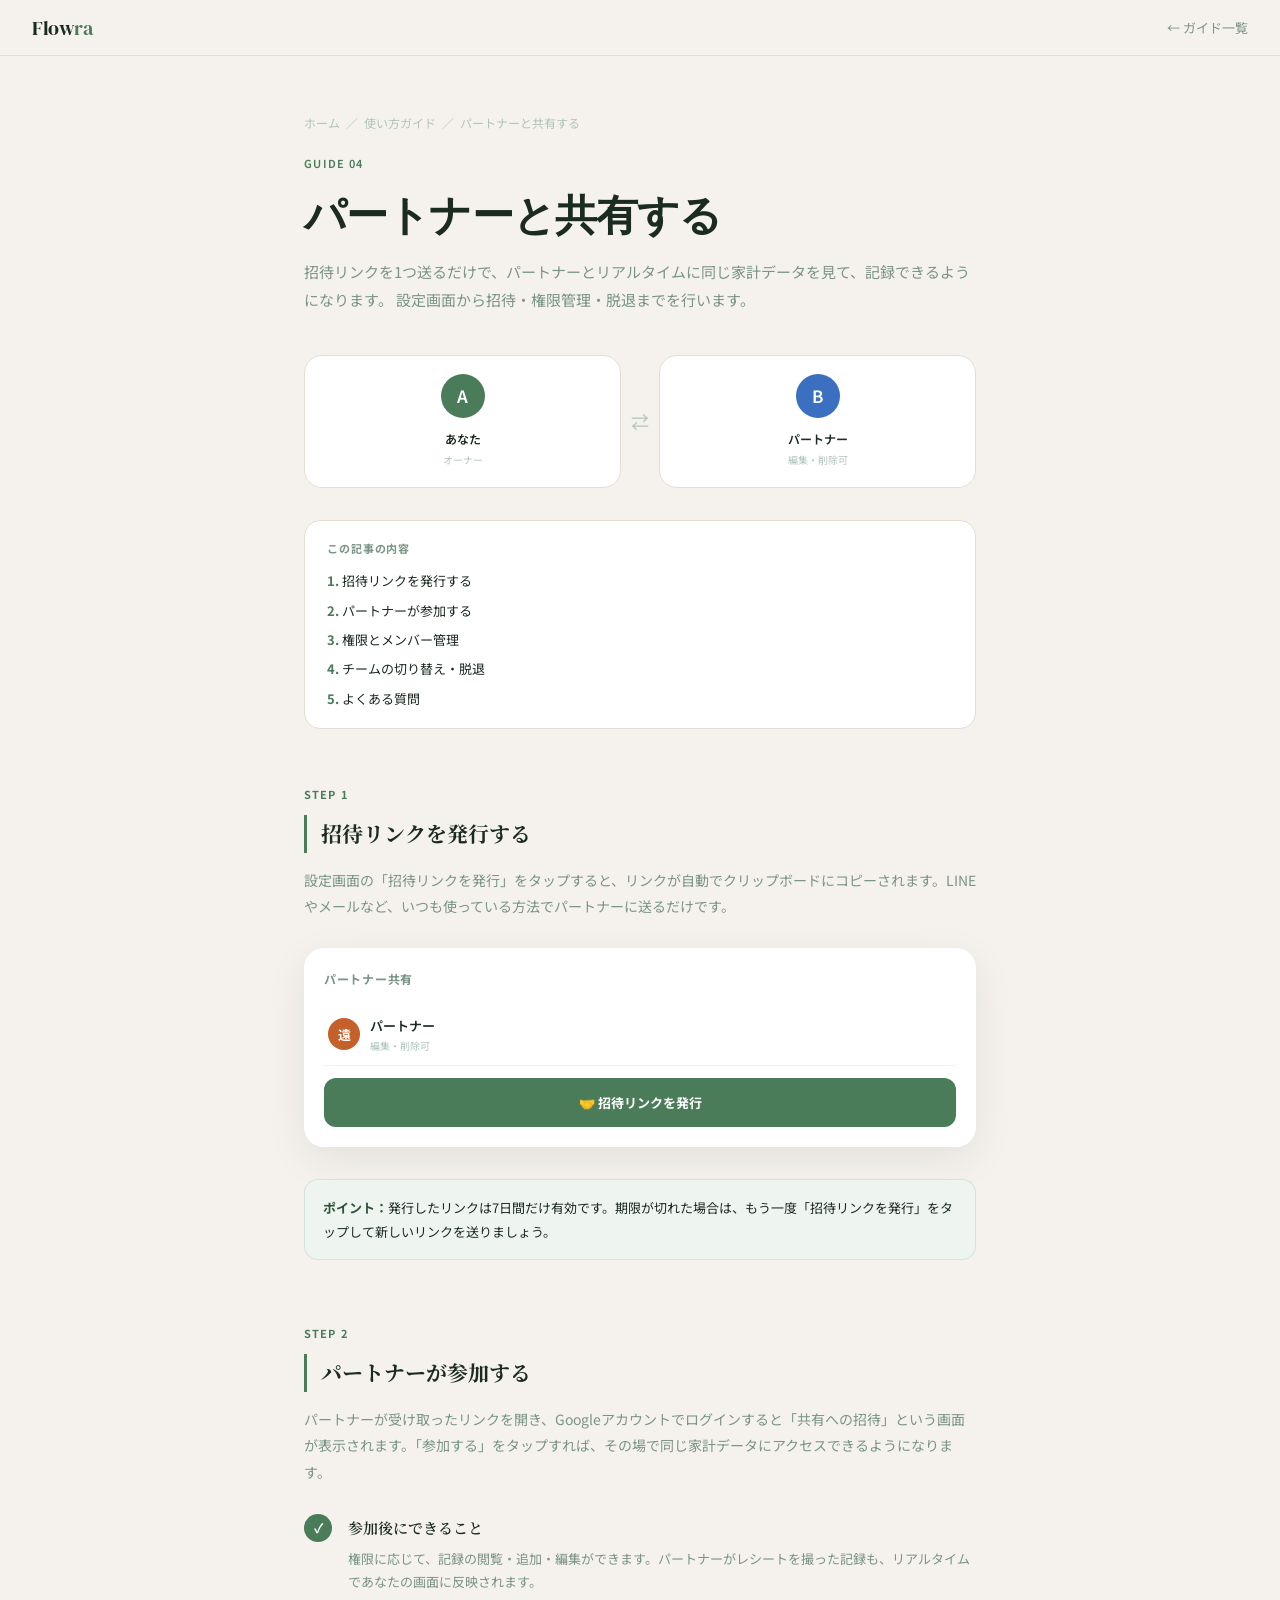
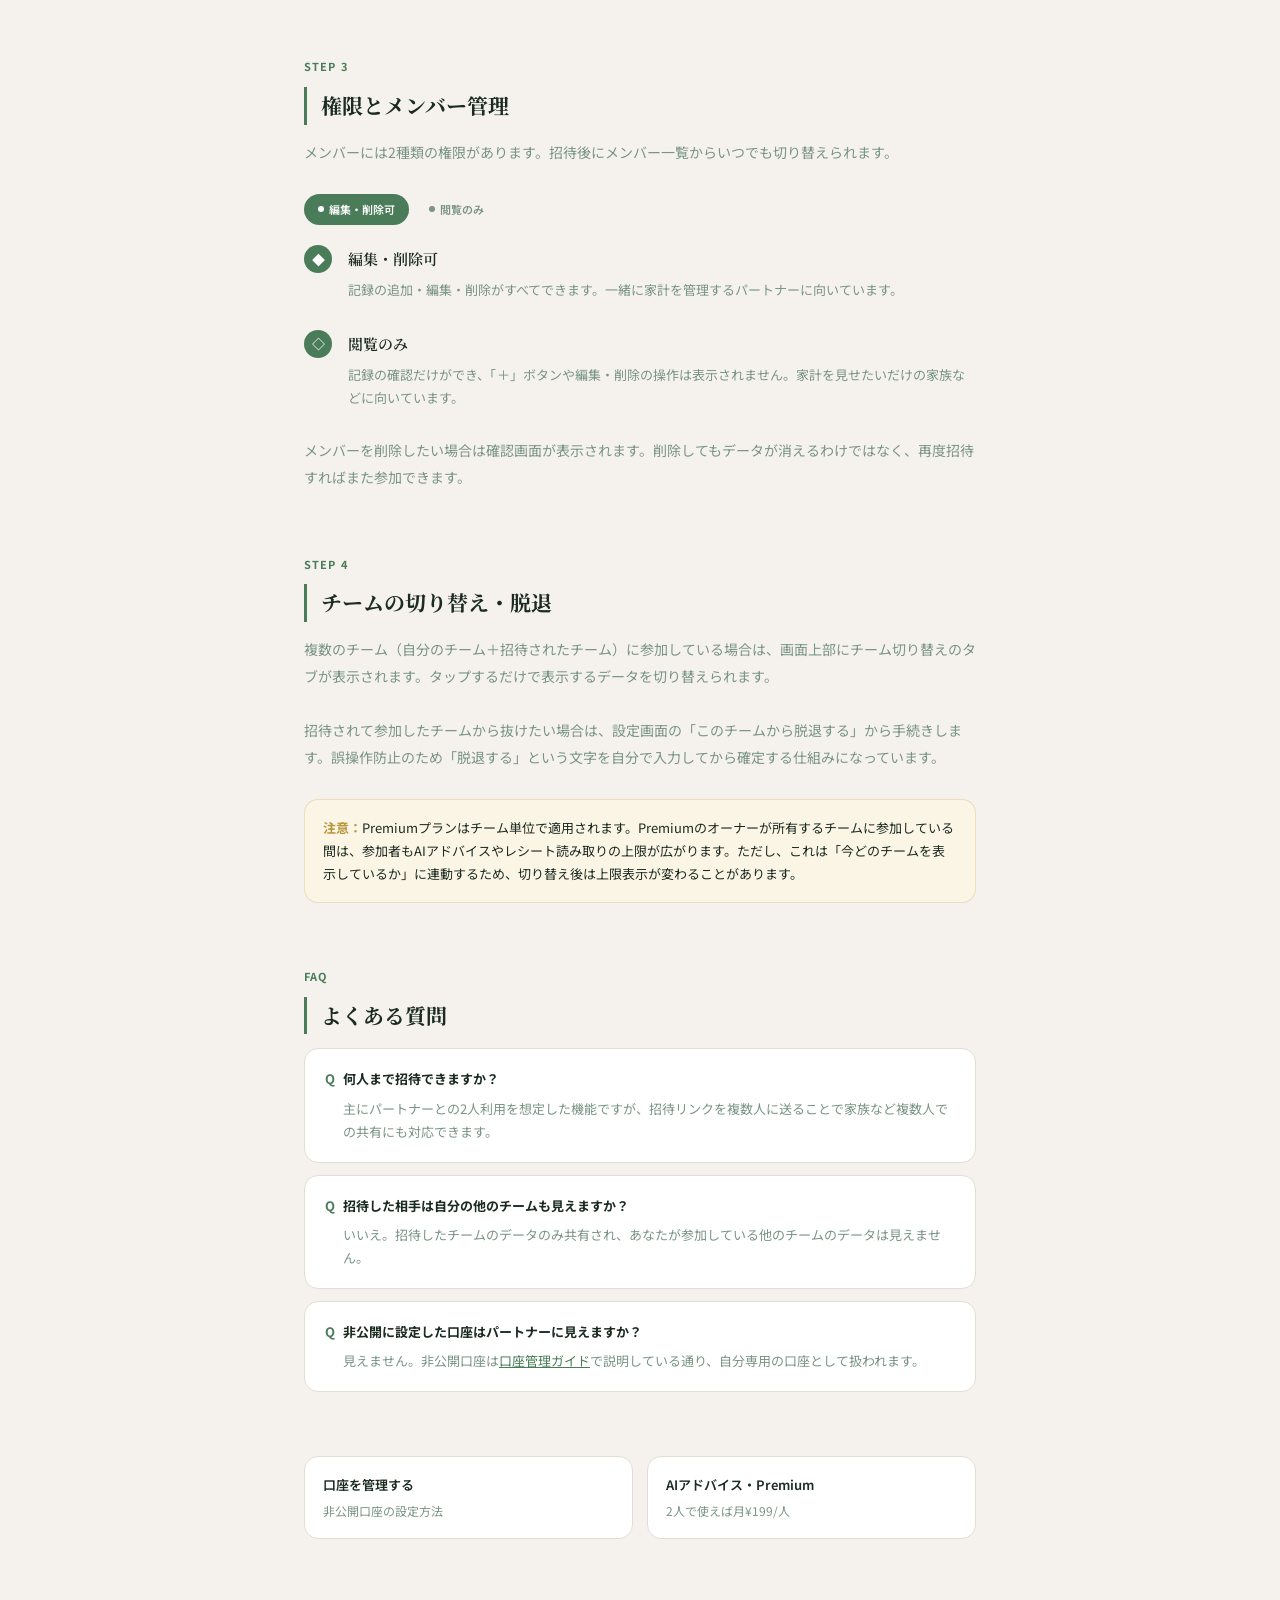
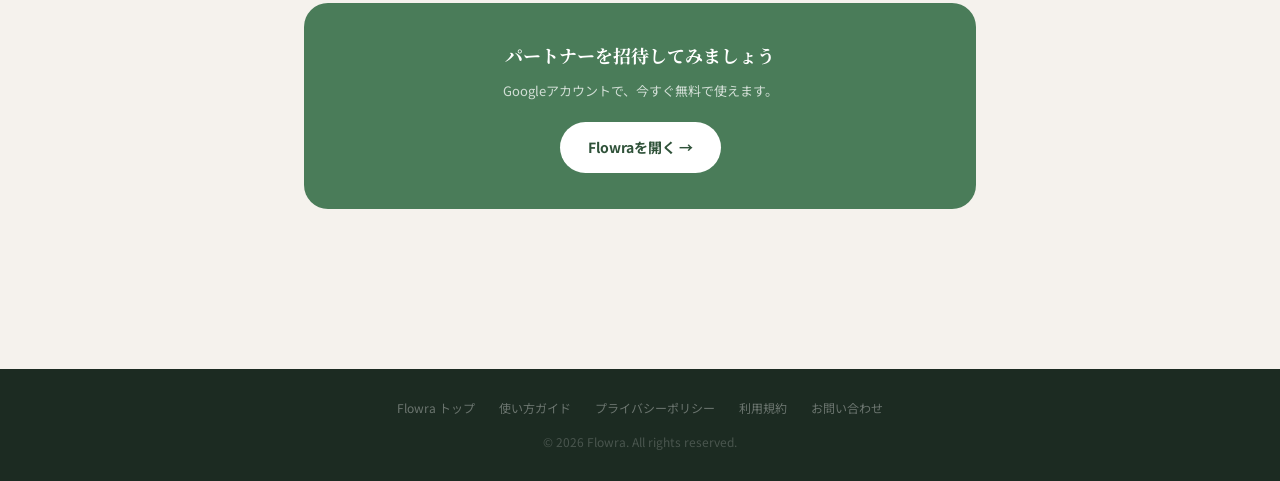
<file: lp/guide/team/index.html>
<!DOCTYPE html>
<html lang="ja">
<head>
  <meta charset="UTF-8">
  <meta name="viewport" content="width=device-width, initial-scale=1.0">
  <title>パートナーとの家計共有の使い方 — Flowra使い方ガイド</title>

  <meta name="description" content="Flowra（フローラ）でパートナーと家計を共有する方法を解説。招待リンクの発行・参加方法、編集権限と閲覧のみ権限の違い、チームの切り替え・脱退まで図解つきで紹介します。">
  <meta name="keywords" content="Flowra,フローラ,パートナー共有,夫婦家計簿,招待リンク,家計簿アプリ,使い方">
  <link rel="canonical" href="https://flowra.taskra.jp/lp/guide/team/">
  <meta property="og:type" content="article">
  <meta property="og:url" content="https://flowra.taskra.jp/lp/guide/team/">
  <meta property="og:title" content="パートナーとの家計共有の使い方 — Flowra使い方ガイド">
  <meta property="og:description" content="招待リンクを送るだけで、ふたりの家計をリアルタイムに共同管理する方法を図解つきで解説します。">
  <meta property="og:image" content="https://flowra.taskra.jp/images/ogp.jpg">
  <meta property="og:site_name" content="Flowra（フローラ）">
  <meta property="og:locale" content="ja_JP">
  <meta name="twitter:card" content="summary_large_image">

  <link rel="preconnect" href="https://fonts.googleapis.com">
  <link rel="preconnect" href="https://fonts.gstatic.com" crossorigin>
  <link href="https://fonts.googleapis.com/css2?family=Noto+Sans+JP:wght@300;400;500;600;700&family=Noto+Serif+JP:wght@400;600;700&family=DM+Serif+Display:ital@0;1&display=swap" rel="stylesheet">

  <script type="application/ld+json">
  {
    "@context": "https://schema.org",
    "@type": "BreadcrumbList",
    "itemListElement": [
      { "@type": "ListItem", "position": 1, "name": "Flowra", "item": "https://flowra.taskra.jp/lp/" },
      { "@type": "ListItem", "position": 2, "name": "使い方ガイド", "item": "https://flowra.taskra.jp/lp/guide/" },
      { "@type": "ListItem", "position": 3, "name": "パートナーと共有する", "item": "https://flowra.taskra.jp/lp/guide/team/" }
    ]
  }
  </script>
  <script type="application/ld+json">
  {
    "@context": "https://schema.org",
    "@type": "HowTo",
    "name": "Flowraでパートナーを招待する方法",
    "step": [
      { "@type": "HowToStep", "name": "招待リンクを発行", "text": "設定画面の「招待リンクを発行」をタップすると、リンクが自動でコピーされます（7日間有効）。" },
      { "@type": "HowToStep", "name": "リンクを送る", "text": "LINEやメールなど好きな方法でパートナーにリンクを送ります。" },
      { "@type": "HowToStep", "name": "パートナーが参加", "text": "パートナーがリンクを開き、Googleアカウントでログインして「参加する」をタップすると共有が完了します。" }
    ]
  }
  </script>

  <style>
    :root {
      --sage:#4A7C59; --sage-lt:#6FA882; --sage-dk:#2F5239; --sage-bg:#EEF5F1;
      --mist:#E8F0EC; --stone:#F5F2ED; --ink:#1C2B22; --gold:#B8973E; --gold-bg:#FBF5E6;
      --warm:#FAF7F2; --mid:#7A9485; --mid-lt:#B0C4BB; --border:#E4DDD4; --white:#ffffff; --red:#B83232;
    }
    *, *::before, *::after { box-sizing: border-box; margin: 0; padding: 0; }
    html { scroll-behavior: smooth; }
    body { font-family: 'Noto Sans JP', sans-serif; background: var(--stone); color: var(--ink); line-height: 1.8; }

    nav { position: sticky; top: 0; z-index: 100; display: flex; align-items: center; justify-content: space-between; padding: 0 32px; height: 56px; background: rgba(245,242,237,0.92); backdrop-filter: blur(16px); border-bottom: 1px solid var(--border); }
    .nav-logo { font-family: 'DM Serif Display', serif; font-size: 20px; color: var(--ink); text-decoration: none; letter-spacing: -0.02em; }
    .nav-logo span { color: var(--sage); }
    .nav-back { font-size: 13px; color: var(--mid); text-decoration: none; }
    .nav-back:hover { color: var(--ink); }

    .page-wrap { max-width: 720px; margin: 0 auto; padding: 56px 24px 120px; }
    .crumbs { font-size: 12px; color: var(--mid-lt); margin-bottom: 20px; display: flex; gap: 6px; flex-wrap: wrap; }
    .crumbs a { color: var(--mid-lt); text-decoration: none; }
    .crumbs a:hover { color: var(--sage); }

    .page-label { font-size: 11px; font-weight: 600; letter-spacing: 0.12em; color: var(--sage); text-transform: uppercase; margin-bottom: 16px; }
    .page-title { font-family: 'DM Serif Display', serif; font-size: clamp(28px, 5vw, 42px); line-height: 1.25; letter-spacing: -0.02em; color: var(--ink); margin-bottom: 16px; }
    .page-lead { font-size: 15px; color: var(--mid); margin-bottom: 40px; line-height: 1.9; }

    .toc { background: var(--white); border: 1px solid var(--border); border-radius: 16px; padding: 18px 22px; margin-bottom: 56px; }
    .toc-title { font-size: 11px; font-weight: 700; letter-spacing: 0.08em; color: var(--mid); text-transform: uppercase; margin-bottom: 10px; }
    .toc ol { list-style: none; display: flex; flex-direction: column; gap: 6px; counter-reset: toc; }
    .toc li { counter-increment: toc; font-size: 13px; }
    .toc li::before { content: counter(toc) '. '; color: var(--sage); font-weight: 700; }
    .toc a { color: var(--ink); text-decoration: none; }
    .toc a:hover { color: var(--sage); text-decoration: underline; }

    .sec { margin-bottom: 64px; scroll-margin-top: 72px; }
    .sec-label { font-size: 11px; font-weight: 700; letter-spacing: 0.1em; color: var(--sage); text-transform: uppercase; margin-bottom: 10px; }
    .sec h2 { font-family: 'Noto Serif JP', serif; font-size: 21px; font-weight: 700; color: var(--ink); margin-bottom: 14px; padding-left: 14px; border-left: 3px solid var(--sage); }
    .sec-desc { font-size: 14px; color: var(--mid); line-height: 1.9; margin-bottom: 28px; }

    .step-row { display: flex; gap: 16px; margin-bottom: 28px; }
    .step-badge { flex-shrink: 0; width: 28px; height: 28px; border-radius: 50%; background: var(--sage); color: #fff; font-size: 13px; font-weight: 700; display: flex; align-items: center; justify-content: center; }
    .step-body h3 { font-family: 'Noto Serif JP', serif; font-size: 15px; font-weight: 600; color: var(--ink); margin-bottom: 6px; }
    .step-body p { font-size: 13px; color: var(--mid); line-height: 1.8; }

    .share-visual { display: flex; gap: 10px; align-items: center; justify-content: center; margin: 24px 0 32px; }
    .avatar-card { flex: 1; background: var(--white); border: 1px solid var(--border); border-radius: 18px; padding: 18px 14px; text-align: center; }
    .avatar-circle { width: 44px; height: 44px; border-radius: 50%; margin: 0 auto 10px; display: flex; align-items: center; justify-content: center; font-size: 17px; font-weight: 600; color: #fff; }
    .avatar-name { font-size: 12px; font-weight: 600; color: var(--ink); margin-bottom: 2px; }
    .avatar-role { font-size: 10px; color: var(--mid-lt); }
    .share-arrow { font-size: 18px; color: var(--mid-lt); flex-shrink: 0; }

    .panel { background: var(--white); border-radius: 20px; padding: 20px; box-shadow: 0 12px 40px rgba(28,43,34,0.08); margin: 24px 0 32px; }
    .panel-title { font-size: 12px; font-weight: 700; color: var(--mid); text-transform: uppercase; letter-spacing: 0.06em; margin-bottom: 14px; }
    .member-row { display: flex; align-items: center; gap: 10px; padding: 10px 4px; border-bottom: 1px solid var(--stone); }
    .member-row:last-child { border-bottom: none; }
    .m-avatar { width: 32px; height: 32px; border-radius: 50%; display: flex; align-items: center; justify-content: center; font-size: 13px; font-weight: 700; color: #fff; flex-shrink: 0; }
    .member-name { font-size: 13px; font-weight: 600; color: var(--ink); }
    .member-role { font-size: 10px; color: var(--mid-lt); }
    .invite-btn { width: 100%; text-align: center; background: var(--sage); color: #fff; font-size: 13px; font-weight: 700; padding: 13px; border-radius: 12px; margin-top: 12px; }

    .pill-tabs { display: flex; gap: 6px; margin-bottom: 20px; }
    .pill-tab { padding: 6px 14px; border-radius: 100px; font-size: 11px; font-weight: 600; background: var(--stone); color: var(--mid); display: flex; align-items: center; gap: 5px; }
    .pill-tab.active { background: var(--sage); color: #fff; }
    .pill-dot { width: 6px; height: 6px; border-radius: 50%; background: currentColor; }

    .tip { background: var(--sage-bg); border: 1px solid rgba(74,124,89,0.15); border-radius: 14px; padding: 16px 18px; font-size: 13px; color: var(--ink); line-height: 1.8; margin-top: 8px; }
    .tip strong { color: var(--sage-dk); }
    .warn-tip { background: var(--gold-bg); border: 1px solid rgba(184,151,62,0.25); border-radius: 14px; padding: 16px 18px; font-size: 13px; color: var(--ink); line-height: 1.8; margin-top: 8px; }
    .warn-tip strong { color: var(--gold); }

    .faq-mini { display: flex; flex-direction: column; gap: 12px; }
    .faq-item { background: var(--white); border: 1px solid var(--border); border-radius: 14px; padding: 18px 20px; }
    .faq-q { font-size: 13px; font-weight: 700; color: var(--ink); margin-bottom: 6px; display: flex; gap: 8px; }
    .faq-q::before { content: 'Q'; color: var(--sage); }
    .faq-a { font-size: 13px; color: var(--mid); line-height: 1.8; padding-left: 18px; }

    .related { display: grid; grid-template-columns: repeat(auto-fit, minmax(220px, 1fr)); gap: 14px; margin-top: 16px; }
    .related a { display: block; background: var(--white); border: 1px solid var(--border); border-radius: 14px; padding: 16px 18px; text-decoration: none; font-size: 13px; color: var(--ink); font-weight: 600; }
    .related a:hover { border-color: var(--sage); }
    .related span { display: block; font-size: 12px; color: var(--mid); font-weight: 400; margin-top: 4px; }

    .cta-band { background: var(--sage); border-radius: 24px; padding: 36px 28px; text-align: center; margin-top: 64px; }
    .cta-band-title { font-family: 'Noto Serif JP', serif; font-size: 18px; font-weight: 700; color: #fff; margin-bottom: 8px; }
    .cta-band-desc { font-size: 13px; color: rgba(255,255,255,0.75); margin-bottom: 20px; }
    .cta-band-btn { display: inline-block; background: #fff; color: var(--sage-dk); font-size: 14px; font-weight: 700; padding: 13px 28px; border-radius: 100px; text-decoration: none; }

    footer { background: var(--ink); padding: 28px 24px; text-align: center; margin-top: 40px; }
    .footer-links { display: flex; justify-content: center; gap: 24px; margin-bottom: 12px; flex-wrap: wrap; }
    .footer-links a { font-size: 12px; color: rgba(255,255,255,0.35); text-decoration: none; }
    .footer-links a:hover { color: rgba(255,255,255,0.7); }
    .footer-copy { font-size: 12px; color: rgba(255,255,255,0.2); }

    @media (max-width: 640px) { nav { padding: 0 16px; } .page-wrap { padding: 40px 20px 80px; } }
  </style>
</head>
<body>

<nav>
  <a href="https://flowra.taskra.jp/lp/" class="nav-logo">Flow<span>ra</span></a>
  <a href="https://flowra.taskra.jp/lp/guide/" class="nav-back">← ガイド一覧</a>
</nav>

<div class="page-wrap">
  <div class="crumbs">
    <a href="https://flowra.taskra.jp/lp/">ホーム</a><span>／</span>
    <a href="https://flowra.taskra.jp/lp/guide/">使い方ガイド</a><span>／</span>
    <span>パートナーと共有する</span>
  </div>
  <div class="page-label">Guide 04</div>
  <h1 class="page-title">パートナーと共有する</h1>
  <p class="page-lead">
    招待リンクを1つ送るだけで、パートナーとリアルタイムに同じ家計データを見て、記録できるようになります。
    設定画面から招待・権限管理・脱退までを行います。
  </p>

  <div class="share-visual">
    <div class="avatar-card">
      <div class="avatar-circle" style="background:var(--sage);">A</div>
      <div class="avatar-name">あなた</div>
      <div class="avatar-role">オーナー</div>
    </div>
    <div class="share-arrow">⇄</div>
    <div class="avatar-card">
      <div class="avatar-circle" style="background:#3B6FBF;">B</div>
      <div class="avatar-name">パートナー</div>
      <div class="avatar-role">編集・削除可</div>
    </div>
  </div>

  <div class="toc">
    <div class="toc-title">この記事の内容</div>
    <ol>
      <li><a href="#invite">招待リンクを発行する</a></li>
      <li><a href="#join">パートナーが参加する</a></li>
      <li><a href="#permission">権限とメンバー管理</a></li>
      <li><a href="#switch">チームの切り替え・脱退</a></li>
      <li><a href="#faq">よくある質問</a></li>
    </ol>
  </div>

  <section class="sec" id="invite">
    <div class="sec-label">Step 1</div>
    <h2>招待リンクを発行する</h2>
    <p class="sec-desc">設定画面の「招待リンクを発行」をタップすると、リンクが自動でクリップボードにコピーされます。LINEやメールなど、いつも使っている方法でパートナーに送るだけです。</p>

    <div class="panel">
      <div class="panel-title">パートナー共有</div>
      <div class="member-row"><div class="m-avatar" style="background:#C4602A;">遠</div><div><div class="member-name">パートナー</div><div class="member-role">編集・削除可</div></div></div>
      <div class="invite-btn">🤝 招待リンクを発行</div>
    </div>

    <div class="tip"><strong>ポイント：</strong>発行したリンクは7日間だけ有効です。期限が切れた場合は、もう一度「招待リンクを発行」をタップして新しいリンクを送りましょう。</div>
  </section>

  <section class="sec" id="join">
    <div class="sec-label">Step 2</div>
    <h2>パートナーが参加する</h2>
    <p class="sec-desc">パートナーが受け取ったリンクを開き、Googleアカウントでログインすると「共有への招待」という画面が表示されます。「参加する」をタップすれば、その場で同じ家計データにアクセスできるようになります。</p>
    <div class="step-row">
      <div class="step-badge">✓</div>
      <div class="step-body">
        <h3>参加後にできること</h3>
        <p>権限に応じて、記録の閲覧・追加・編集ができます。パートナーがレシートを撮った記録も、リアルタイムであなたの画面に反映されます。</p>
      </div>
    </div>
  </section>

  <section class="sec" id="permission">
    <div class="sec-label">Step 3</div>
    <h2>権限とメンバー管理</h2>
    <p class="sec-desc">メンバーには2種類の権限があります。招待後にメンバー一覧からいつでも切り替えられます。</p>
    <div class="pill-tabs">
      <div class="pill-tab active"><span class="pill-dot"></span>編集・削除可</div>
      <div class="pill-tab"><span class="pill-dot"></span>閲覧のみ</div>
    </div>
    <div class="step-row">
      <div class="step-badge">◆</div>
      <div class="step-body">
        <h3>編集・削除可</h3>
        <p>記録の追加・編集・削除がすべてできます。一緒に家計を管理するパートナーに向いています。</p>
      </div>
    </div>
    <div class="step-row">
      <div class="step-badge">◇</div>
      <div class="step-body">
        <h3>閲覧のみ</h3>
        <p>記録の確認だけができ、「＋」ボタンや編集・削除の操作は表示されません。家計を見せたいだけの家族などに向いています。</p>
      </div>
    </div>
    <p class="sec-desc">メンバーを削除したい場合は確認画面が表示されます。削除してもデータが消えるわけではなく、再度招待すればまた参加できます。</p>
  </section>

  <section class="sec" id="switch">
    <div class="sec-label">Step 4</div>
    <h2>チームの切り替え・脱退</h2>
    <p class="sec-desc">複数のチーム（自分のチーム＋招待されたチーム）に参加している場合は、画面上部にチーム切り替えのタブが表示されます。タップするだけで表示するデータを切り替えられます。</p>
    <p class="sec-desc">招待されて参加したチームから抜けたい場合は、設定画面の「このチームから脱退する」から手続きします。誤操作防止のため「脱退する」という文字を自分で入力してから確定する仕組みになっています。</p>
    <div class="warn-tip"><strong>注意：</strong>Premiumプランはチーム単位で適用されます。Premiumのオーナーが所有するチームに参加している間は、参加者もAIアドバイスやレシート読み取りの上限が広がります。ただし、これは「今どのチームを表示しているか」に連動するため、切り替え後は上限表示が変わることがあります。</div>
  </section>

  <section class="sec" id="faq">
    <div class="sec-label">FAQ</div>
    <h2>よくある質問</h2>
    <div class="faq-mini">
      <div class="faq-item">
        <div class="faq-q">何人まで招待できますか？</div>
        <div class="faq-a">主にパートナーとの2人利用を想定した機能ですが、招待リンクを複数人に送ることで家族など複数人での共有にも対応できます。</div>
      </div>
      <div class="faq-item">
        <div class="faq-q">招待した相手は自分の他のチームも見えますか？</div>
        <div class="faq-a">いいえ。招待したチームのデータのみ共有され、あなたが参加している他のチームのデータは見えません。</div>
      </div>
      <div class="faq-item">
        <div class="faq-q">非公開に設定した口座はパートナーに見えますか？</div>
        <div class="faq-a">見えません。非公開口座は<a href="https://flowra.taskra.jp/lp/guide/accounts/" style="color:var(--sage);">口座管理ガイド</a>で説明している通り、自分専用の口座として扱われます。</div>
      </div>
    </div>
  </section>

  <div class="related">
    <a href="https://flowra.taskra.jp/lp/guide/accounts/">口座を管理する<span>非公開口座の設定方法</span></a>
    <a href="https://flowra.taskra.jp/lp/guide/premium/">AIアドバイス・Premium<span>2人で使えば月¥199/人</span></a>
  </div>

  <div class="cta-band">
    <div class="cta-band-title">パートナーを招待してみましょう</div>
    <div class="cta-band-desc">Googleアカウントで、今すぐ無料で使えます。</div>
    <a href="https://flowra.taskra.jp" class="cta-band-btn">Flowraを開く →</a>
  </div>
</div>

<footer>
  <div class="footer-links">
    <a href="https://flowra.taskra.jp/lp/">Flowra トップ</a>
    <a href="https://flowra.taskra.jp/lp/guide/">使い方ガイド</a>
    <a href="https://flowra.taskra.jp/lp/privacy/">プライバシーポリシー</a>
    <a href="https://flowra.taskra.jp/lp/terms/">利用規約</a>
    <a href="https://flowra.taskra.jp/lp/contact/">お問い合わせ</a>
  </div>
  <p class="footer-copy">© 2026 Flowra. All rights reserved.</p>
</footer>

</body>
</html>
</file>
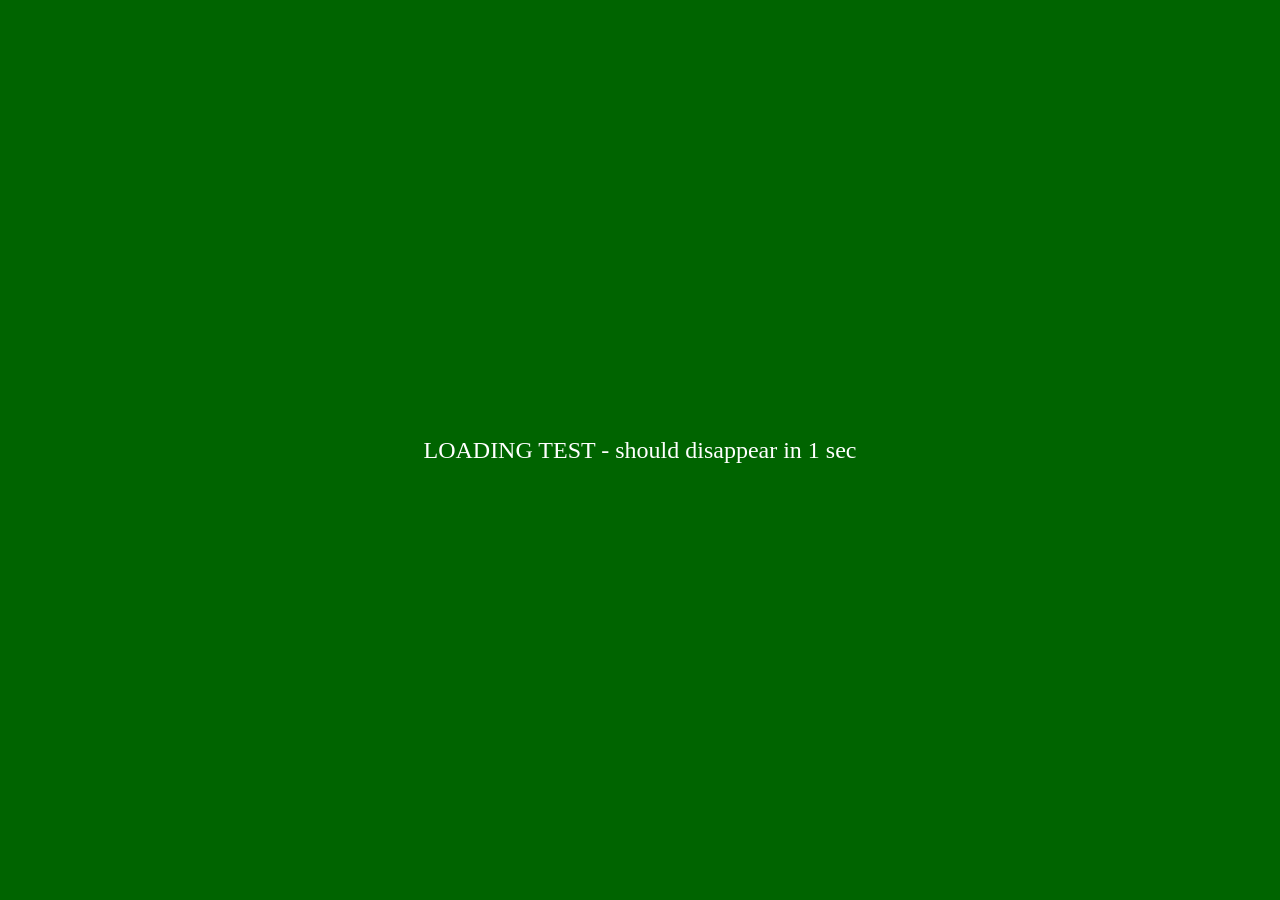
<file: debug.html>
<!DOCTYPE html>
<html>
<head><meta charset="UTF-8"><title>Debug3</title></head>
<body>
<h1>Debug3</h1>
<div id="log"></div>
<script type="module">
  const log = (msg, color='black') => {
    document.getElementById('log').innerHTML += `<p style="color:${color};font-size:18px">${msg}</p>`;
  };
  
  // app.jsと同じinit処理を再現
  const { Auth } = await import('./js/auth.js');
  log('1. Auth imported');
  
  const session = await Auth.getSession();
  log('2. session: ' + (session ? 'LOGGED IN' : 'NOT LOGGED IN'), session ? 'green' : 'orange');
  
  // loadingエレメントの確認
  const loading = document.getElementById('loading-test');
  log('3. loading element exists: ' + (loading ? 'YES' : 'NO'));
  
  // hideLoading相当の処理
  setTimeout(() => {
    log('4. hideLoading called');
    if (loading) {
      loading.classList.add('hide');
      log('5. hide class added');
    }
  }, 1000);
</script>
<div id="loading-test" style="position:fixed;inset:0;background:darkgreen;z-index:9999;display:flex;align-items:center;justify-content:center;transition:opacity 0.3s;">
  <p style="color:white;font-size:24px">LOADING TEST - should disappear in 1 sec</p>
</div>
<style>#loading-test.hide { opacity:0; pointer-events:none; }</style>
</body>
</html>
</file>
